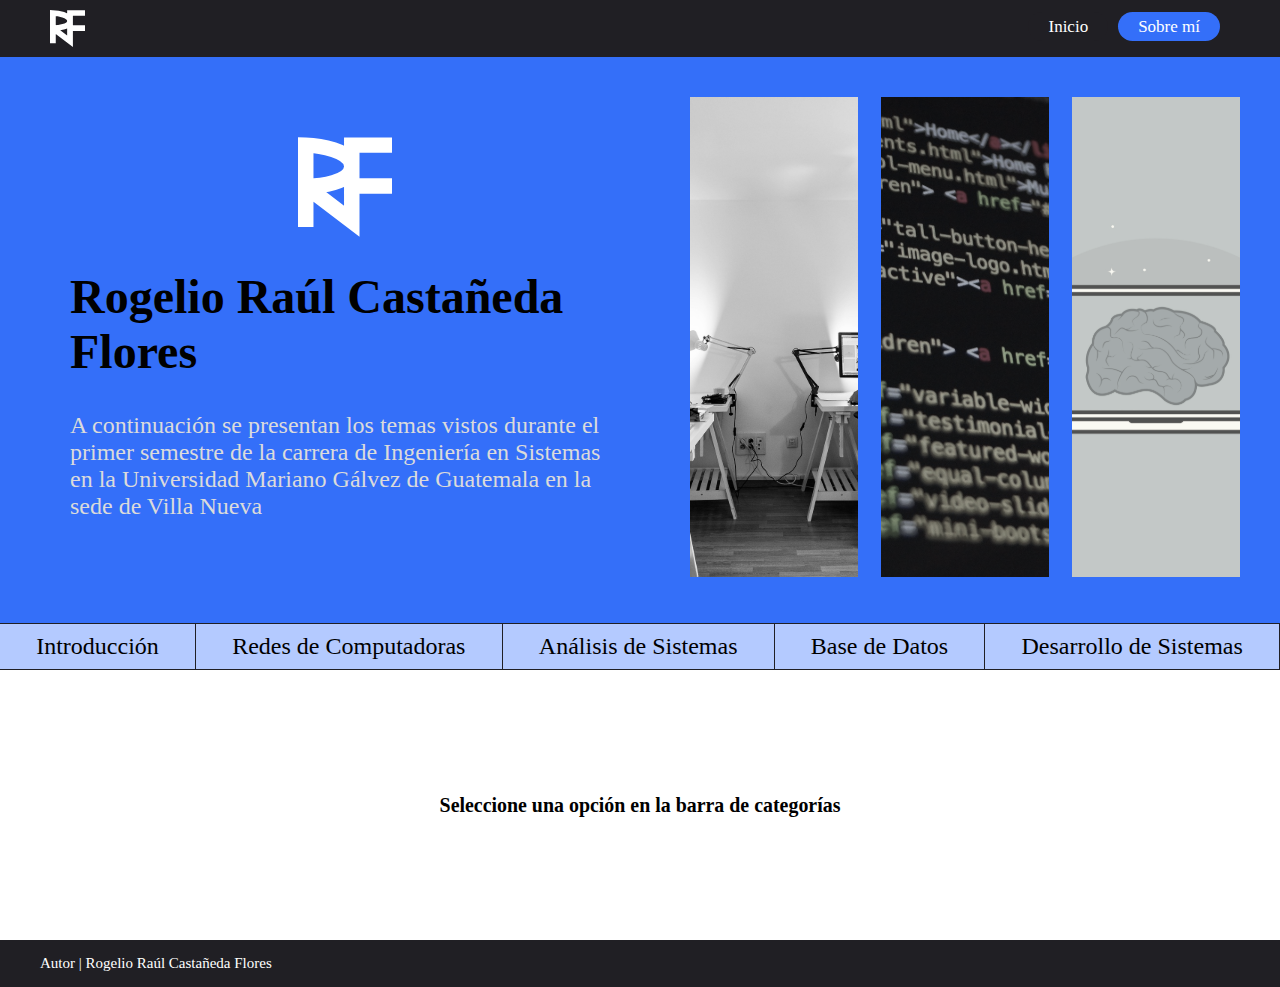
<file: index.html>
<!DOCTYPE html>
<html lang="en">

<head>
    <meta charset="UTF-8">
    <meta name="viewport" content="width=device-width, initial-scale=1.0">
    <link rel="stylesheet" href="./index.css">
    <link rel="icon" type="image/png" href="./img/nav-logo.svg">
    <style>
        .section {
            display: none;
        }
    </style>
    <script>

        function showSection(sectionId, buttonTest) {
            var sections = document.getElementsByClassName('section');
            for (var i = 0; i < sections.length; i++) {
                sections[i].style.display = 'none';
            }

            var section = document.getElementById(sectionId);
            section.style.display = 'block';

            var sectionButton = document.getElementsByClassName('section-button');
            for (var i = 0; i < sectionButton.length; i++) {
                sectionButton[i].style.backgroundColor = '#b4caff';
                sectionButton[i].style.color = 'black';
            }

            buttonTest.style.backgroundColor = '#201F24';
            buttonTest.style.color = 'white';
        }
    </script>
    <title>RF | Inicio</title>
</head>

<body>
    <nav id="nav-bar">
        <div id="navlogo-container">
            <img id="logo" src="./img/nav-logo.svg" alt="Logo">
        </div>
        <input type="checkbox" id="menu">
        <label for="menu"><img src="./img/menu.svg" alt="Menu"></label>
        <div id="nav-items">
            <ul>
                <li><a class="main-about" id="selected" href="#">Inicio</a></li>
                <li><a class="main-about" href="./aboutMe/aboutMe.html">Sobre mí</a></li>
            </ul>
        </div>
    </nav>
    <div id="main-div">
        <div id="main-text">
            <div id="main-logo-container">
                <img id="main-logo" src="./img/nav-logo.svg" alt="main-logo">
            </div>
            <div id="main-description">
                <h1>Rogelio Raúl Castañeda Flores</h1>
                <p>
                    A continuación se presentan los temas vistos durante el primer semestre de
                    la carrera de Ingeniería en Sistemas en la Universidad Mariano Gálvez de
                    Guatemala en la sede de Villa Nueva
                </p>
            </div>
        </div>
        <div id="main-images">
            <div class="images">
                <img src="./img/main1.svg" alt="main1">
            </div>
            <div class="images">
                <img src="./img/main2.svg" alt="main2">
            </div>
            <div class="images">
                <img src="./img/main3.svg" alt="main3">
            </div>
        </div>
    </div>
    <div class="sections-container">
        <div onclick="showSection('section1', this)" class="section-button">
            Introducción</div>
        <div onclick="showSection('section2', this)" class="section-button">
            Redes de Computadoras</div>
        <div onclick="showSection('section3', this)" class="section-button">
            Análisis de Sistemas</div>
        <div onclick="showSection('section4', this)" class="section-button">
            Base de Datos</div>
        <div onclick="showSection('section5', this)" class="section-button">
            Desarrollo de Sistemas</div>
    </div>
    <div id="section" class="section"
        style="display: flex; justify-content: center; align-items: center; height: 30vh; text-align: center;">
        <div>
            <h5>Seleccione una opción en la barra de categorías</h5>
        </div>
    </div>

    <div id="section1" class="section">
        <div>
            <div class="container-card">
                <div class="div-card">
                    <a class="card" href="./cursos/generacionesPc.html">
                        <img src="./img/generacionPc.jpg" alt="generacionPc" style="width: 100%;">
                        <div class="card_container">
                            <h4>Generaciones de PC</h4>
                        </div>
                    </a>
                </div>
                <div class="div-card">
                    <a class="card" href="./cursos/generacionesLenguajes.html">
                        <img src="./img/generacionLenguajes.svg" alt="generacionLenguajes" style="width: 100%;">
                        <div class="card_container">
                            <h4>Generaciones de lenguajes</h4>
                        </div>
                    </a>
                </div>
                <div class="div-card">
                    <a class="card" href="./cursos/hardware.html">
                        <img src="./img/hardware.svg" alt="hardware" style="width: 100%;">
                        <div class="card_container">
                            <h4>Hardware</h4>
                        </div>
                    </a>
                </div>
            </div>
        </div>
        <div class="container-card">
            <div class="div-card">
                <a class="card" href="./cursos/software.html">
                    <img src="./img/software.svg" alt="software" style="width: 100%;">
                    <div class="card_container">
                        <h4>Software</h4>
                    </div>
                </a>
            </div>
        </div>
    </div>

    <div id="section2" class="section">
        <div class="container-card">
            <div class="div-card">
                <a class="card" href="./cursos/redes.html">
                    <img src="./img/redes.svg" alt="redes" style="width: 100%;">
                    <div class="card_container">
                        <h4>Redes de computadoras</h4>
                    </div>
                </a>
            </div>
        </div>
    </div>

    <div id="section3" class="section">
        <div class="container-card">
            <div class="div-card">
                <a class="card" href="./cursos/matrizRequerimientos.html">
                    <img src="./img/matrizRequerimientos.svg" alt="matrizRequerimientos" style="width: 100%;">
                    <div class="card_container">
                        <h4>Matriz de requerimientos</h4>
                    </div>
                </a>
            </div>
            <div class="div-card">
                <a class="card" href="./cursos/casosUso.html">
                    <img src="./img/casosUso.svg" alt="casosUso" style="width: 100%;">
                    <div class="card_container">
                        <h4>Casos de uso</h4>
                    </div>
                </a>
            </div>
        </div>
    </div>

    <div id="section4" class="section">
        <div class="container-card">
            <div class="div-card">
                <a class="card" href="./cursos/entidadRelacion.html">
                    <img src="./img/entidadRelacion.svg" alt="entidadRelacion" style="width: 100%;">
                    <div class="card_container">
                        <h4>Entidad Relación</h4>
                    </div>
                </a>
            </div>
            <div class="div-card">
                <a class="card" href="./cursos/sentenciasSQL.html">
                    <img src="./img/database.svg" alt="database" style="width: 100%;">
                    <div class="card_container">
                        <h4>Sentencias SQL</h4>
                    </div>
                </a>
            </div>
        </div>
    </div>

    <div id="section5" class="section">
        <div class="container-card">
            <div class="div-card">
                <a class="card" href="./cursos/pseudocodigo.html">
                    <img src="./img/pseudocod.svg" alt="pseudocod" style="width: 100%;">
                    <div class="card_container">
                        <h4>Pseudocódigo</h4>
                    </div>
                </a>
            </div>
            <div class="div-card">
                <a class="card" href="./cursos/pseint.html">
                    <img src="./img/pseint.svg" alt="pseint" style="width: 100%;">
                    <div class="card_container">
                        <h4>PseInt</h4>
                    </div>
                </a>
            </div>
            <div class="div-card">
                <a class="card" href="./cursos/c++.html">
                    <img src="./img/c++.svg" alt="c++" style="width: 100%;">
                    <div class="card_container">
                        <h4>Introducción a C++</h4>
                    </div>
                </a>
            </div>
        </div>
    </div>
    <footer id="pie-pagina">
        <p id="derechos">Autor | Rogelio Raúl Castañeda Flores</p>
    </footer>
</body>

</html>
</file>
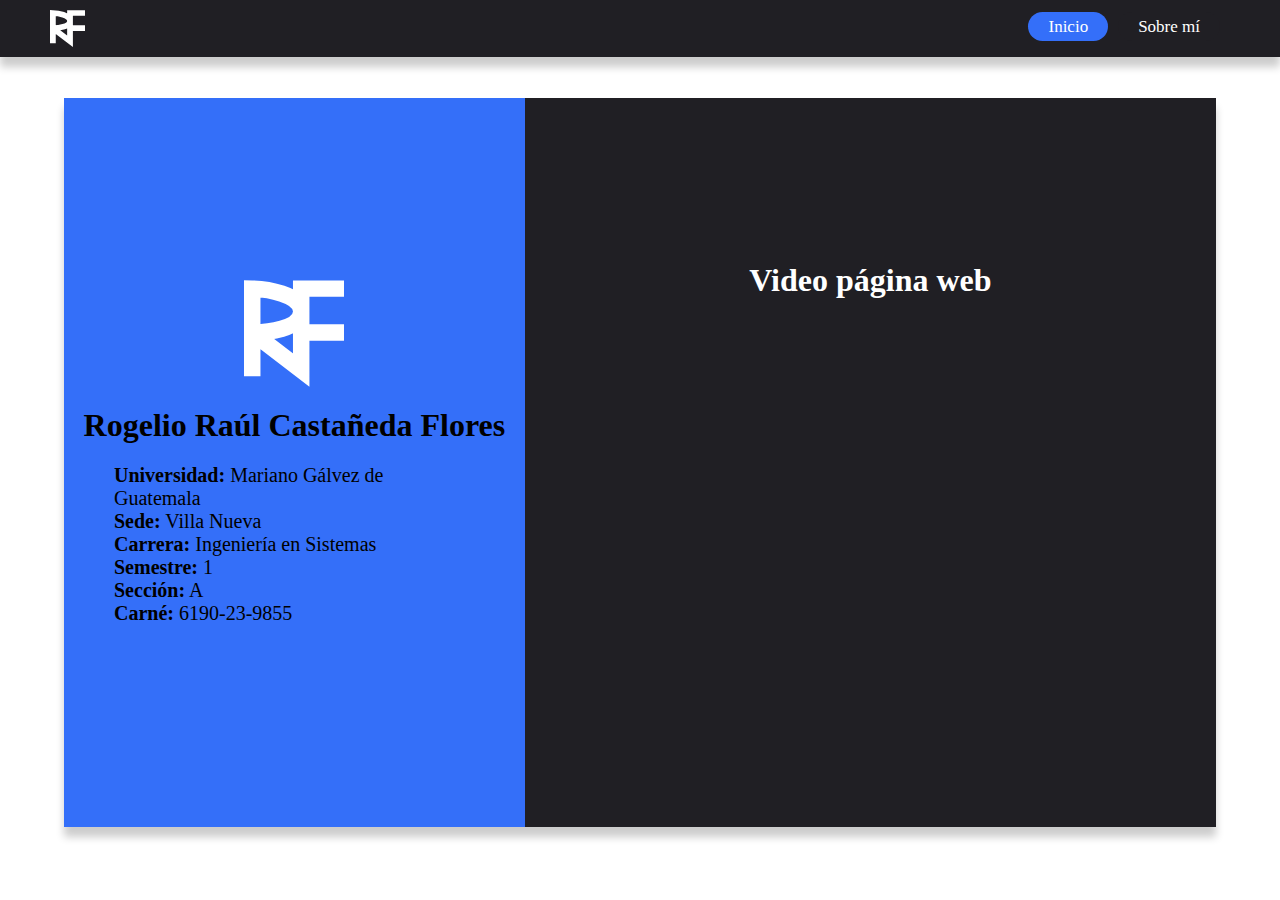
<file: aboutMe/aboutMe.html>
<!DOCTYPE html>
<html lang="en">

<head>
    <meta charset="UTF-8">
    <meta http-equiv="X-UA-Compatible" content="IE=edge">
    <meta name="viewport" content="width=device-width, initial-scale=1.0">
    <link rel="stylesheet" href="./aboutMe.css">
    <link rel="icon" type="image/png" href="../img/nav-logo.svg">
    <title>RF | Sobre Mí</title>
</head>

<body>
    <nav id="nav-bar">
        <div id="navlogo-container">
            <img id="logo" src="../img/nav-logo.svg" alt="Logo">
        </div>
        <input type="checkbox" id="menu">
        <label for="menu"><img src="../img/menu.svg" alt="Menu"></label>
        <div id="nav-items">
            <ul>
                <li><a class="main-about" href="../index.html">Inicio</a></li>
                <li><a class="main-about" id="selected" href="#">Sobre mí</a></li>
            </ul>
        </div>
    </nav>
    <div id="aboutContainer">
        <div id="container">
            <div id="info-section">
                <img id="logo-S" src="../img/nav-logo.svg" alt="Logo">
                <h1 id="bienvenida">Rogelio Raúl Castañeda Flores</h1>
                <p id="description">
                    <strong>Universidad:</strong> Mariano Gálvez de Guatemala <br>
                    <strong>Sede:</strong> Villa Nueva <br>
                    <strong>Carrera:</strong> Ingeniería en Sistemas <br>
                    <strong>Semestre:</strong> 1 <br>
                    <strong>Sección:</strong> A <br>
                    <strong>Carné:</strong> 6190-23-9855 <br>
                </p>
            </div>
            <div id="login-section">
                <h1>Video página web</h1>
                <div class="video-responsive">
                    <iframe src="https://www.youtube.com/embed/Z0sd-g8JUC8" frameborder="0" allowfullscreen></iframe>
                </div>
            </div>
        </div>
    </div>
</body>

</html>
</file>
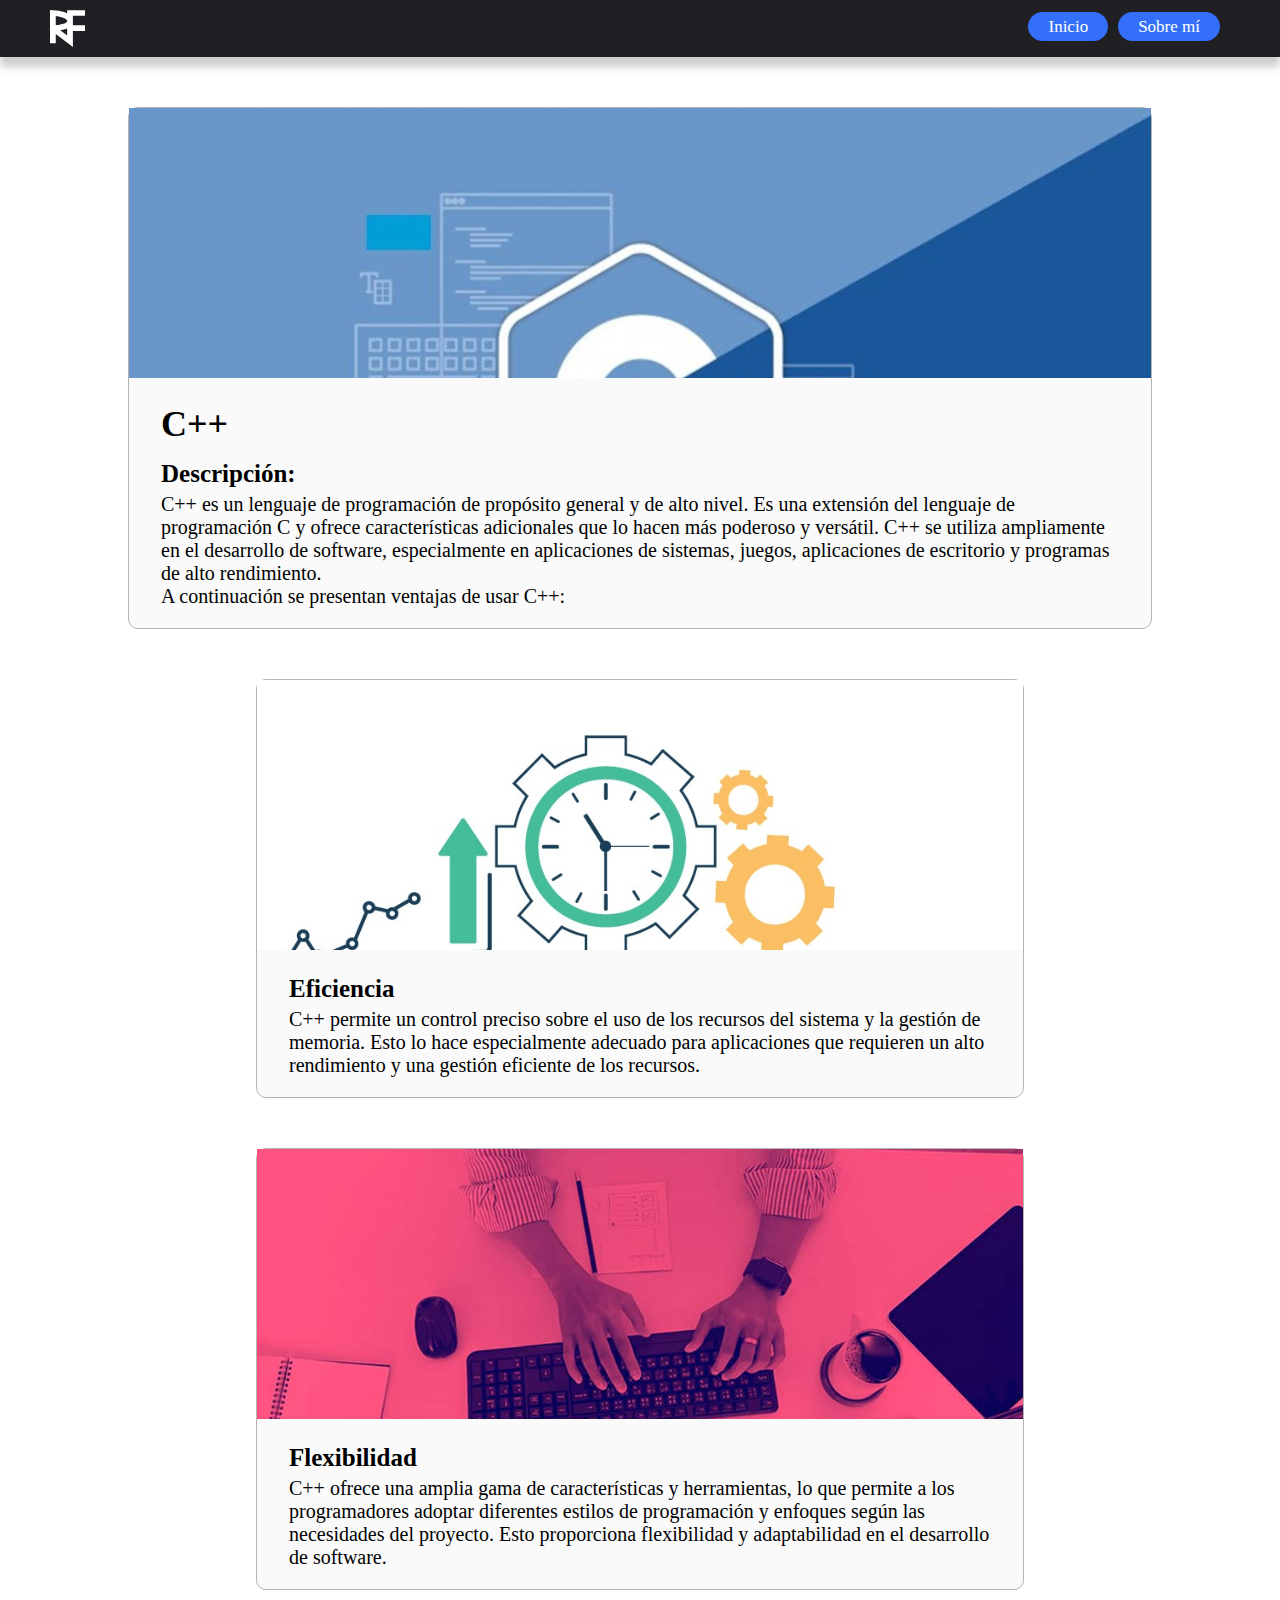
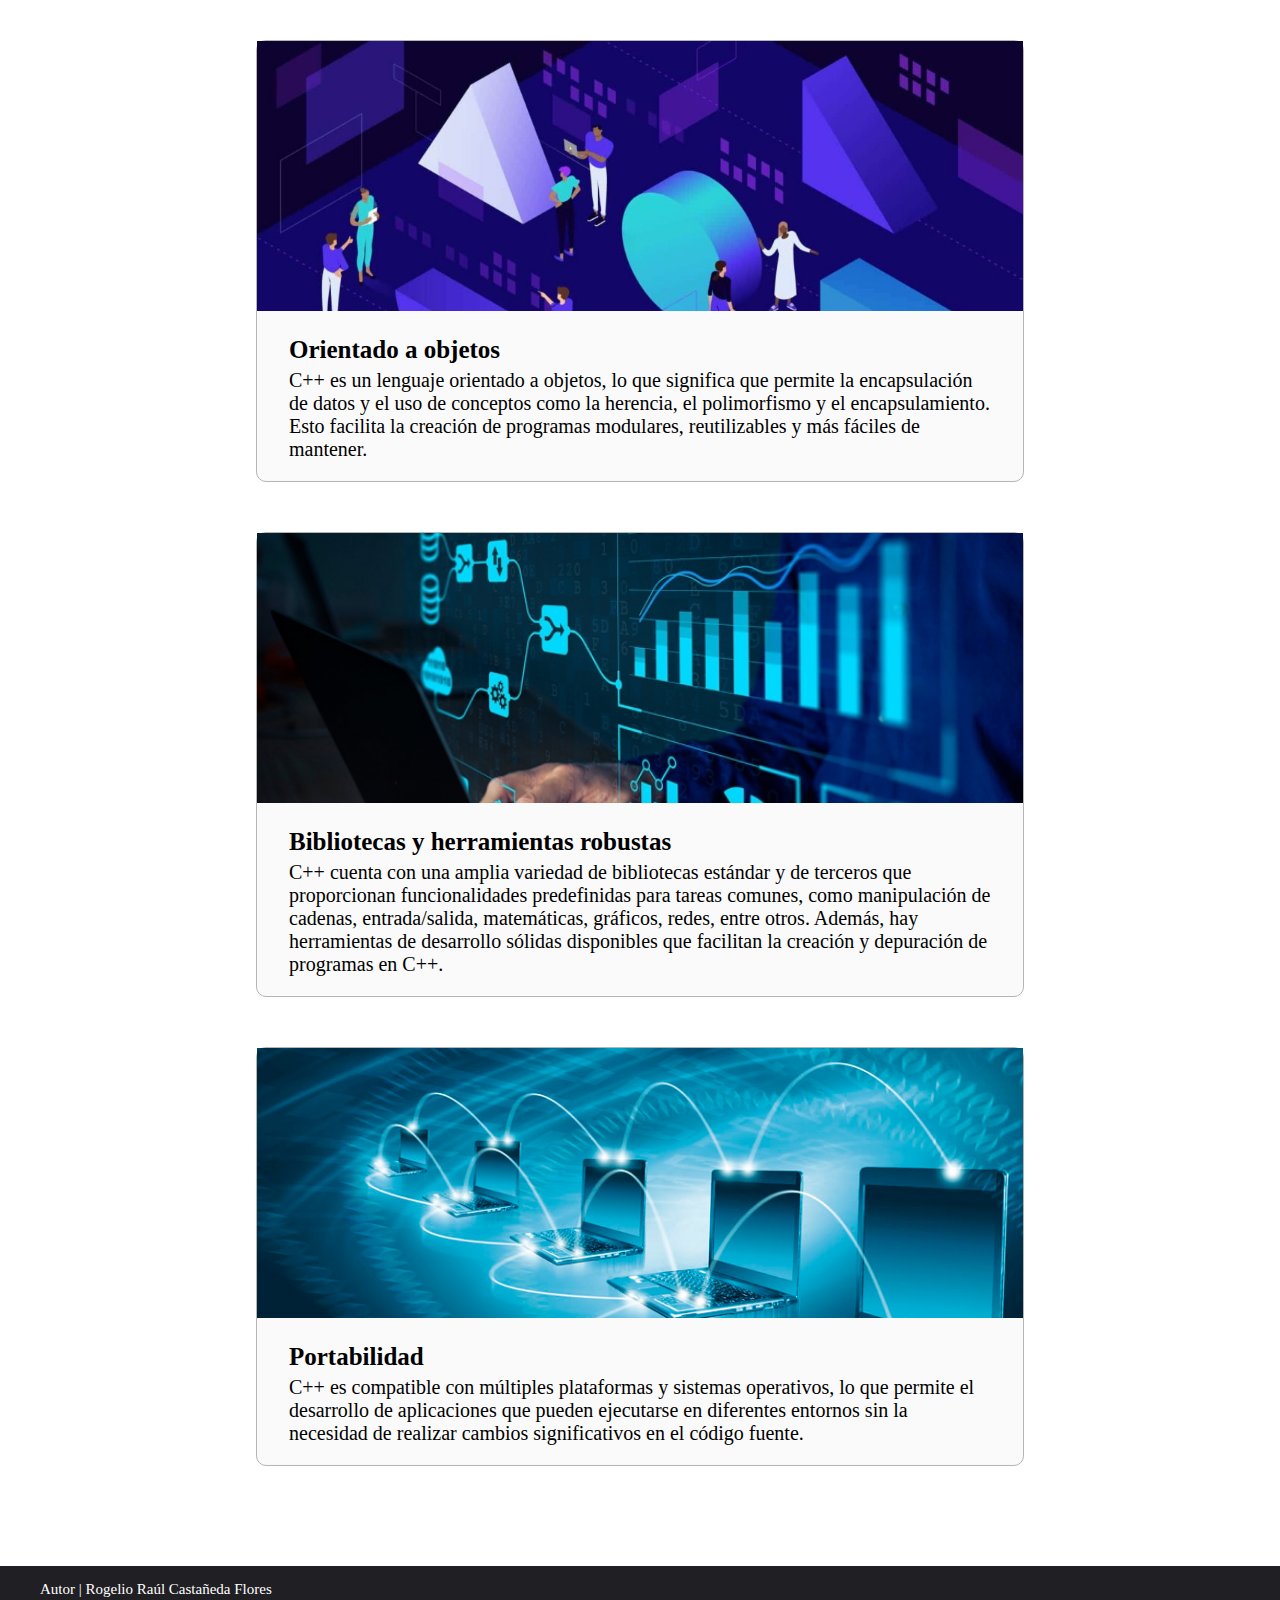
<file: cursos/c++.html>
<!DOCTYPE html>
<html lang="en">

<head>
    <meta charset="UTF-8">
    <meta name="viewport" content="width=device-width, initial-scale=1.0">
    <link rel="stylesheet" href="./temas.css">
    <link rel="icon" type="image/png" href="../img/nav-logo.svg">
    <title>RF | C++</title>
</head>

<body>
    <nav id="nav-bar">
        <div id="navlogo-container">
            <img id="logo" src="../img/nav-logo.svg" alt="Logo">
        </div>
        <input type="checkbox" id="menu">
        <label for="menu"><img src="../img/menu.svg" alt="Menu"></label>
        <div id="nav-items">
            <ul>
                <li><a class="main-about" href="../index.html">Inicio</a></li>
                <li><a class="main-about" href="../aboutMe/aboutMe.html">Sobre mí</a></li>
            </ul>
        </div>
    </nav>

    <div id="texto_card">
        <div id="info-itemDesc">
            <div class="info-image" style="background-image: url(../img/c++.svg);">

            </div>
            <div class="info-text">
                <h2>C++</h2>
                <h3>Descripción:</h3>
                <p>
                    C++ es un lenguaje de programación de propósito general y de alto nivel. Es una extensión del
                    lenguaje de programación C y ofrece características adicionales que lo hacen más poderoso y
                    versátil. C++ se utiliza ampliamente en el desarrollo de software, especialmente en aplicaciones de
                    sistemas, juegos, aplicaciones de escritorio y programas de alto rendimiento. <br>
                    A continuación se presentan ventajas de usar C++:
                </p>
            </div>
        </div>
    </div>

    <div id="info-container">
        <div class="info-item">
            <div class="info-image" style="background-image: url(../img/c++/1.jpg);">

            </div>
            <div class="info-text">
                <h3>Eficiencia</h3>
                <p>
                    C++ permite un control preciso sobre el uso de los recursos del sistema y la gestión de memoria.
                    Esto lo hace especialmente adecuado para aplicaciones que requieren un alto rendimiento y una
                    gestión eficiente de los recursos.
                </p>
            </div>
        </div>
        <div class="info-item">
            <div class="info-image" style="background-image: url(../img/c++/2.jpg);">

            </div>
            <div class="info-text">
                <h3>Flexibilidad</h3>
                <p>
                    C++ ofrece una amplia gama de características y herramientas, lo que permite a los programadores
                    adoptar diferentes estilos de programación y enfoques según las necesidades del proyecto. Esto
                    proporciona flexibilidad y adaptabilidad en el desarrollo de software.
                </p>
            </div>
        </div>
        <div class="info-item">
            <div class="info-image" style="background-image: url(../img/c++/3.jpg);">

            </div>
            <div class="info-text">
                <h3>Orientado a objetos</h3>
                <p>
                    C++ es un lenguaje orientado a objetos, lo que significa que permite la encapsulación de datos y el
                    uso de conceptos como la herencia, el polimorfismo y el encapsulamiento. Esto facilita la creación
                    de programas modulares, reutilizables y más fáciles de mantener.
                </p>
            </div>
        </div>
        <div class="info-item">
            <div class="info-image" style="background-image: url(../img/c++/4.jpg);">

            </div>
            <div class="info-text">
                <h3>Bibliotecas y herramientas robustas</h3>
                <p>
                    C++ cuenta con una amplia variedad de bibliotecas estándar y de terceros que proporcionan
                    funcionalidades predefinidas para tareas comunes, como manipulación de cadenas, entrada/salida,
                    matemáticas, gráficos, redes, entre otros. Además, hay herramientas de desarrollo sólidas
                    disponibles que facilitan la creación y depuración de programas en C++.
                </p>
            </div>
        </div>
        <div class="info-item">
            <div class="info-image" style="background-image: url(../img/c++/5.jpg);">

            </div>
            <div class="info-text">
                <h3>Portabilidad</h3>
                <p>
                    C++ es compatible con múltiples plataformas y sistemas operativos, lo que permite el desarrollo de
                    aplicaciones que pueden ejecutarse en diferentes entornos sin la necesidad de realizar cambios
                    significativos en el código fuente.
                </p>
            </div>
        </div>
    </div>
    <footer id="pie-pagina">
        <p id="derechos">Autor | Rogelio Raúl Castañeda Flores</p>
    </footer>
</body>

</html>
</file>
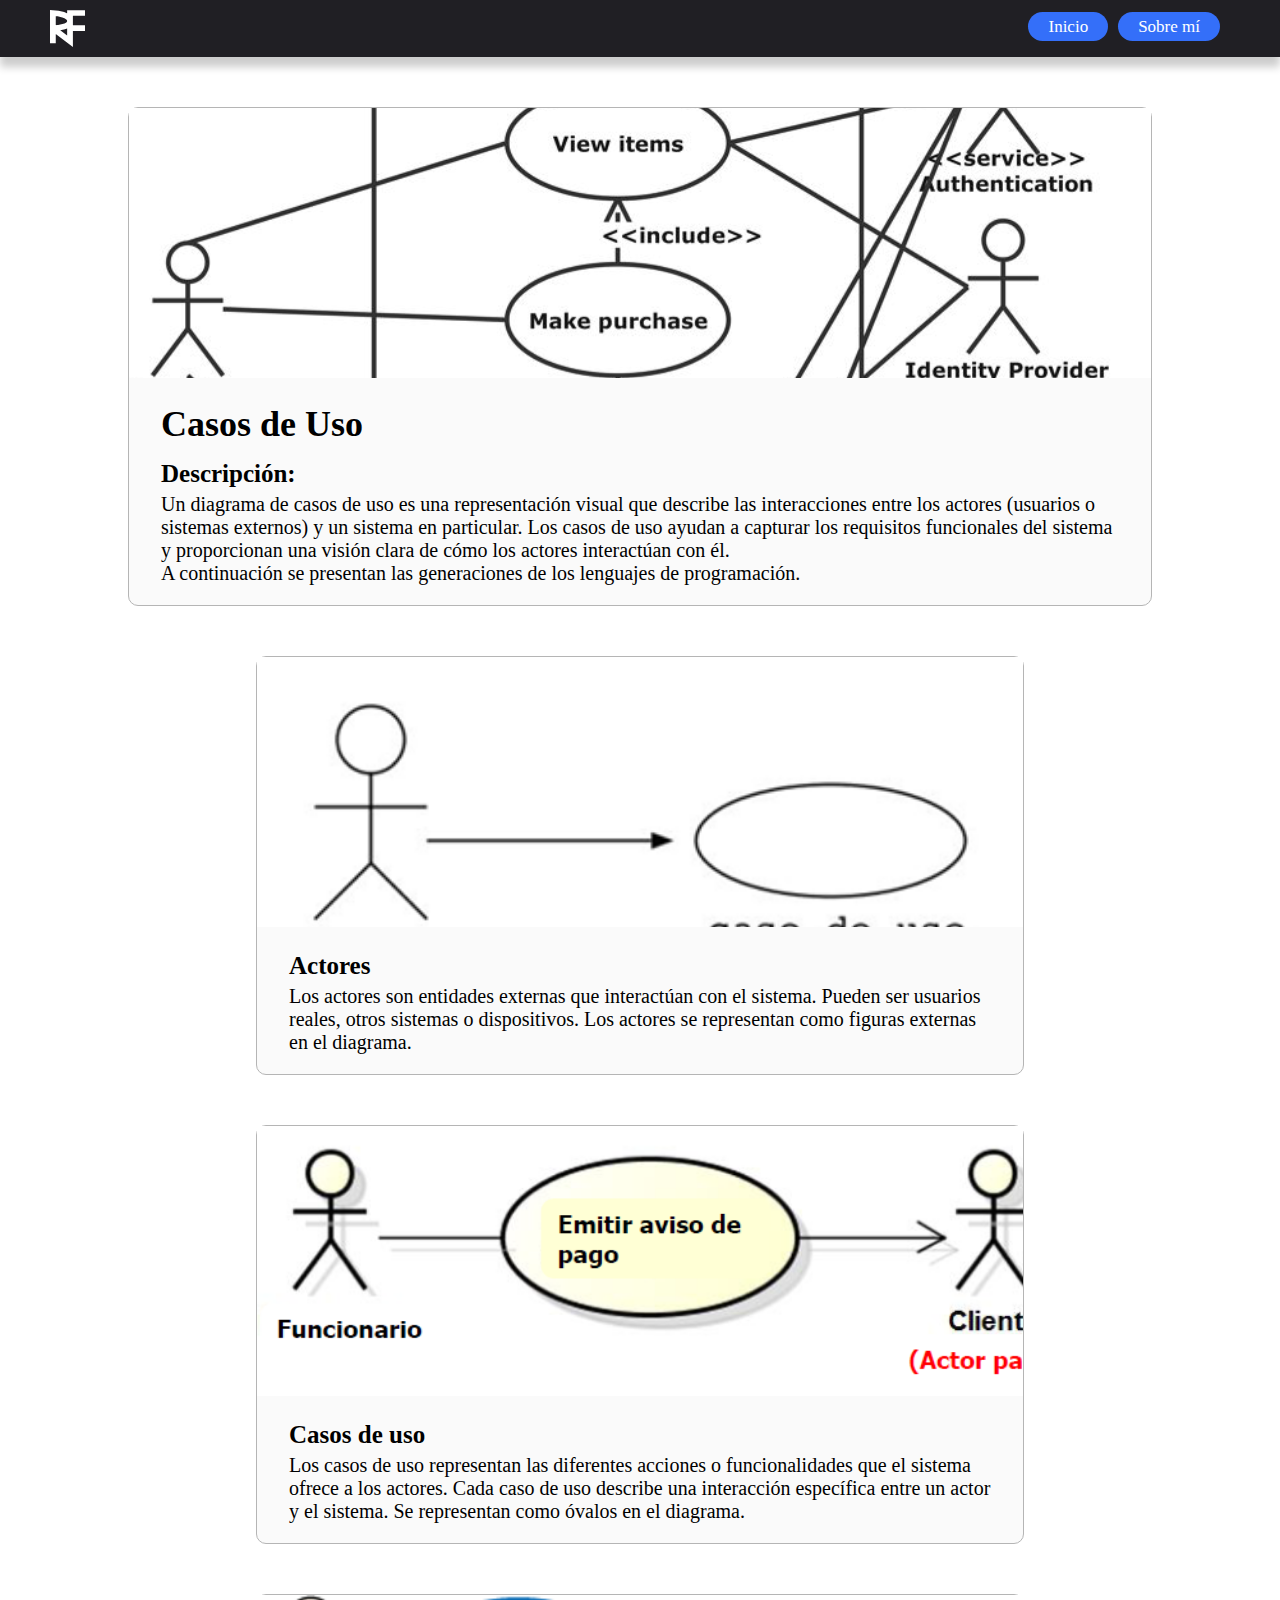
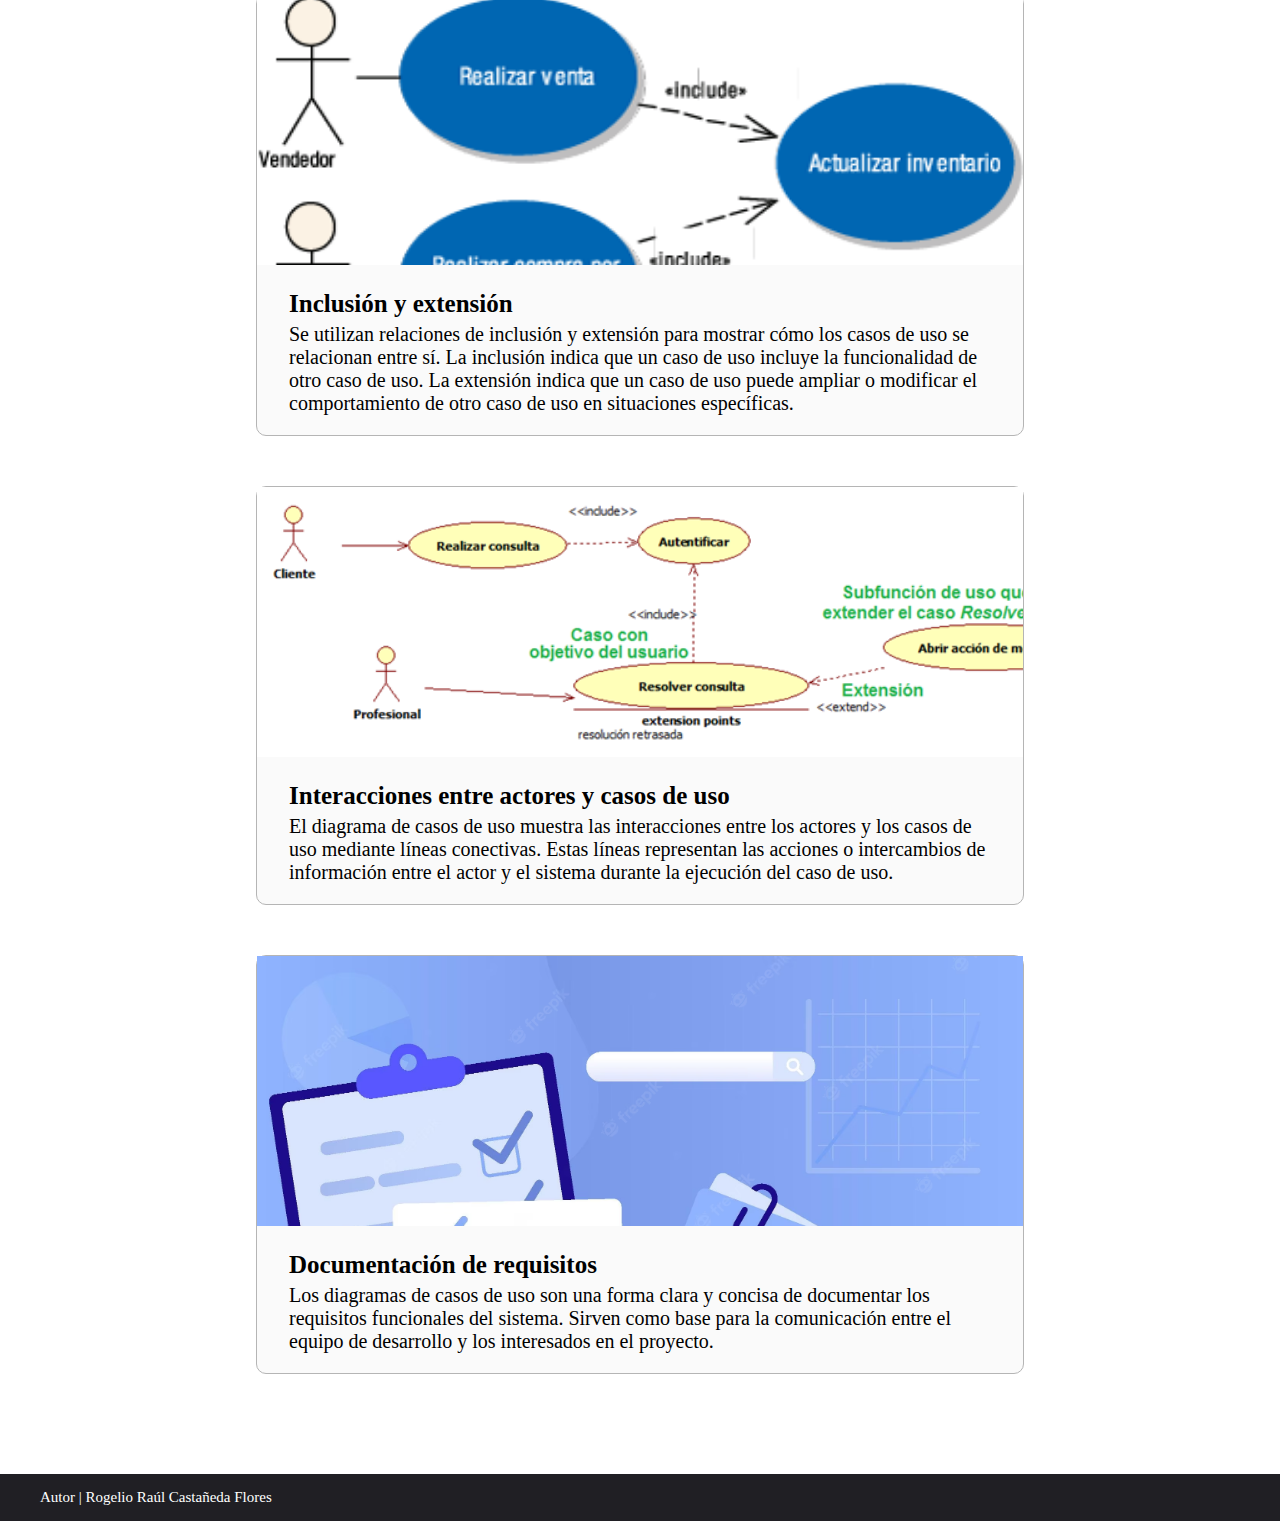
<file: cursos/casosUso.html>
<!DOCTYPE html>
<html lang="en">

<head>
    <meta charset="UTF-8">
    <meta name="viewport" content="width=device-width, initial-scale=1.0">
    <link rel="stylesheet" href="./temas.css">
    <link rel="icon" type="image/png" href="../img/nav-logo.svg">
    <title>RF | Casos de Uso</title>
</head>

<body>
    <nav id="nav-bar">
        <div id="navlogo-container">
            <img id="logo" src="../img/nav-logo.svg" alt="Logo">
        </div>
        <input type="checkbox" id="menu">
        <label for="menu"><img src="../img/menu.svg" alt="Menu"></label>
        <div id="nav-items">
            <ul>
                <li><a class="main-about" href="../index.html">Inicio</a></li>
                <li><a class="main-about" href="../aboutMe/aboutMe.html">Sobre mí</a></li>
            </ul>
        </div>
    </nav>

    <div id="texto_card">
        <div id="info-itemDesc">
            <div class="info-image" style="background-image: url(../img/casosUso.svg);">

            </div>
            <div class="info-text">
                <h2>Casos de Uso</h2>
                <h3>Descripción:</h3>
                <p>
                    Un diagrama de casos de uso es una representación visual que describe las interacciones entre los
                    actores (usuarios o sistemas externos) y un sistema en particular. Los casos de uso ayudan a
                    capturar los requisitos funcionales del sistema y proporcionan una visión clara de cómo los actores
                    interactúan con él. <br>
                    A continuación se presentan las generaciones de los lenguajes de programación.
                </p>
            </div>
        </div>
    </div>

    <div id="info-container">
        <div class="info-item">
            <div class="info-image" style="background-image: url(../img/casoUso/1.jpg);">

            </div>
            <div class="info-text">
                <h3>Actores</h3>
                <p>
                    Los actores son entidades externas que interactúan con el sistema. Pueden ser usuarios reales, otros
                    sistemas o dispositivos. Los actores se representan como figuras externas en el diagrama.
                </p>
            </div>
        </div>
        <div class="info-item">
            <div class="info-image" style="background-image: url(../img/casoUso/2.jpg);">

            </div>
            <div class="info-text">
                <h3>Casos de uso</h3>
                <p>
                    Los casos de uso representan las diferentes acciones o funcionalidades que el sistema ofrece a los
                    actores. Cada caso de uso describe una interacción específica entre un actor y el sistema. Se
                    representan como óvalos en el diagrama.
                </p>
            </div>
        </div>
        <div class="info-item">
            <div class="info-image" style="background-image: url(../img/casoUso/3.jpg);">

            </div>
            <div class="info-text">
                <h3>Inclusión y extensión</h3>
                <p>
                    Se utilizan relaciones de inclusión y extensión para mostrar cómo los casos de uso se relacionan
                    entre sí. La inclusión indica que un caso de uso incluye la funcionalidad de otro caso de uso. La
                    extensión indica que un caso de uso puede ampliar o modificar el comportamiento de otro caso de uso
                    en situaciones específicas.
                </p>
            </div>
        </div>
        <div class="info-item">
            <div class="info-image" style="background-image: url(../img/casoUso/4.png);">

            </div>
            <div class="info-text">
                <h3>Interacciones entre actores y casos de uso</h3>
                <p>
                    El diagrama de casos de uso muestra las interacciones entre los actores y los casos de uso mediante
                    líneas conectivas. Estas líneas representan las acciones o intercambios de información entre el
                    actor y el sistema durante la ejecución del caso de uso.
                </p>
            </div>
        </div>
        <div class="info-item">
            <div class="info-image" style="background-image: url(../img/casoUso/5.jpg);">

            </div>
            <div class="info-text">
                <h3>Documentación de requisitos</h3>
                <p>
                    Los diagramas de casos de uso son una forma clara y concisa de documentar los requisitos funcionales
                    del sistema. Sirven como base para la comunicación entre el equipo de desarrollo y los interesados
                    en el proyecto.
                </p>
            </div>
        </div>
    </div>
    <footer id="pie-pagina">
        <p id="derechos">Autor | Rogelio Raúl Castañeda Flores</p>
    </footer>
</body>

</html>
</file>
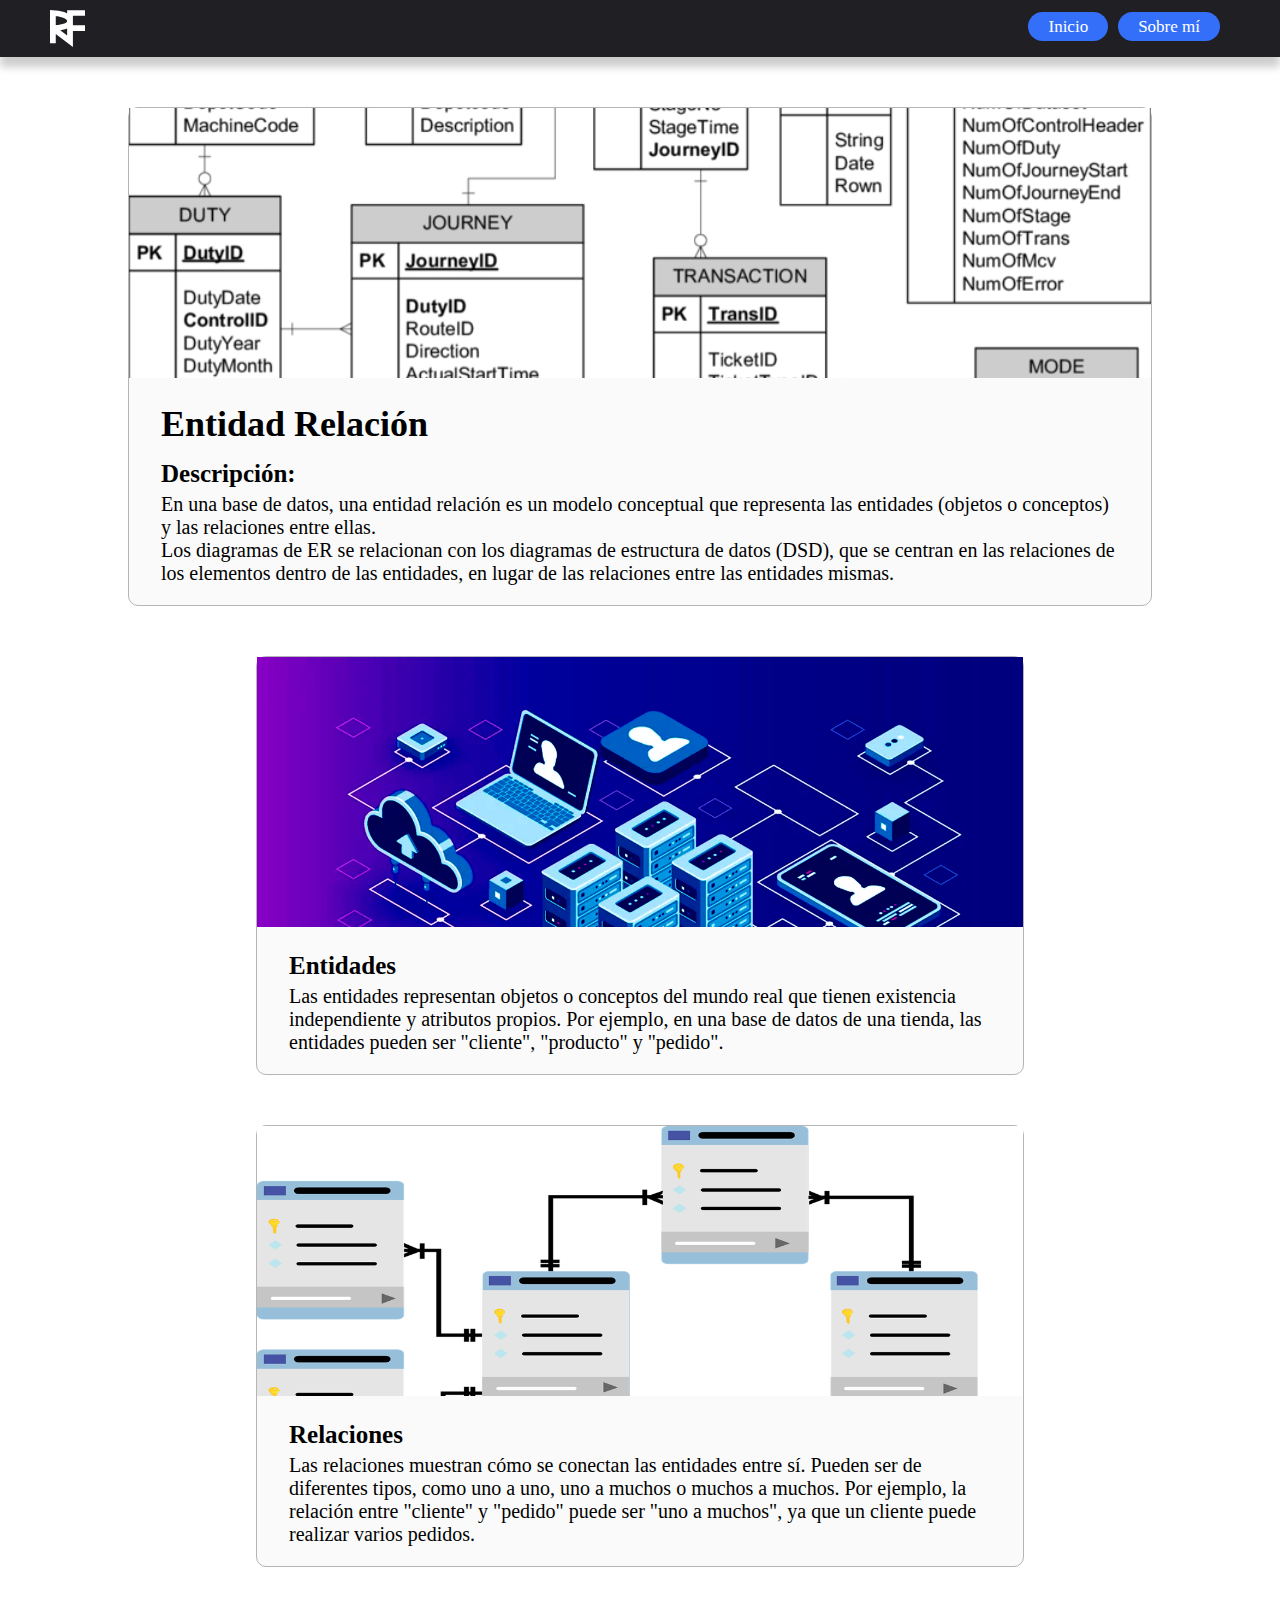
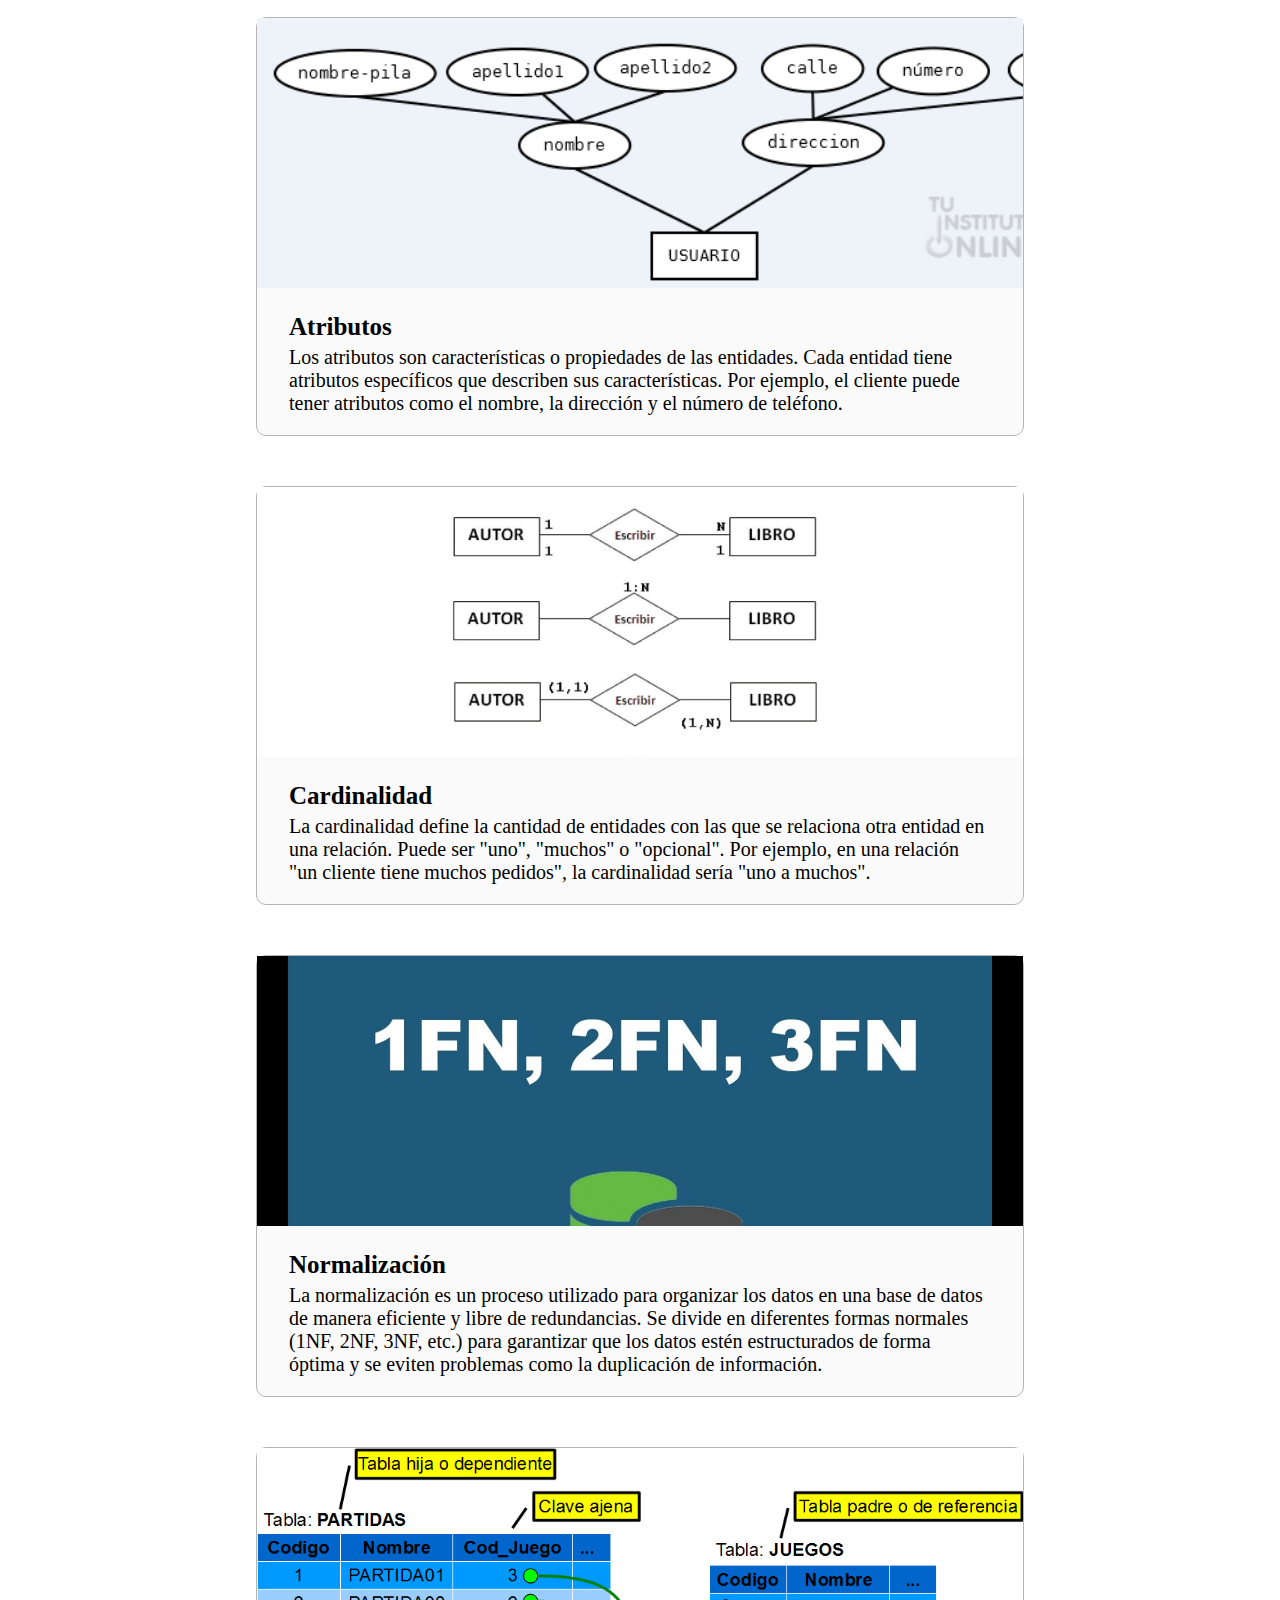
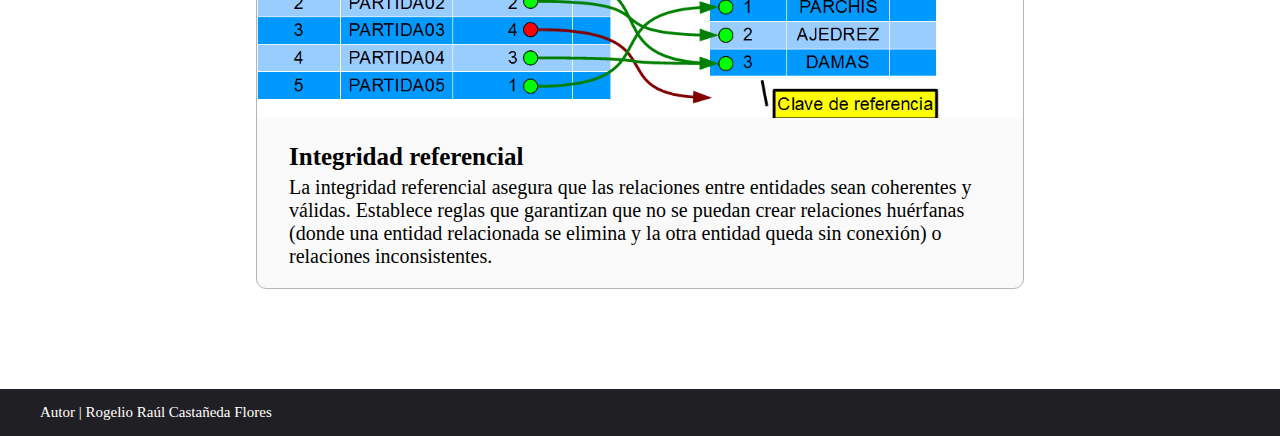
<file: cursos/entidadRelacion.html>
<!DOCTYPE html>
<html lang="en">

<head>
    <meta charset="UTF-8">
    <meta name="viewport" content="width=device-width, initial-scale=1.0">
    <link rel="stylesheet" href="./temas.css">
    <link rel="icon" type="image/png" href="../img/nav-logo.svg">
    <title>RF | Entidad Relación</title>
</head>

<body>
    <nav id="nav-bar">
        <div id="navlogo-container">
            <img id="logo" src="../img/nav-logo.svg" alt="Logo">
        </div>
        <input type="checkbox" id="menu">
        <label for="menu"><img src="../img/menu.svg" alt="Menu"></label>
        <div id="nav-items">
            <ul>
                <li><a class="main-about" href="../index.html">Inicio</a></li>
                <li><a class="main-about" href="../aboutMe/aboutMe.html">Sobre mí</a></li>
            </ul>
        </div>
    </nav>

    <div id="texto_card">
        <div id="info-itemDesc">
            <div class="info-image" style="background-image: url(../img/entidadRelacion.svg);">

            </div>
            <div class="info-text">
                <h2>Entidad Relación</h2>
                <h3>Descripción:</h3>
                <p>
                    En una base de datos, una entidad relación es un modelo conceptual que representa las entidades
                    (objetos o conceptos) y las relaciones entre ellas. <br>
                    Los diagramas de ER se relacionan con los diagramas de estructura de datos (DSD), que se centran en
                    las relaciones de los elementos dentro de las entidades, en lugar de las relaciones entre las
                    entidades mismas.
                </p>
            </div>
        </div>
    </div>

    <div id="info-container">
        <div class="info-item">
            <div class="info-image" style="background-image: url(../img/entidadRelacion/1.png);">

            </div>
            <div class="info-text">
                <h3>Entidades</h3>
                <p>
                    Las entidades representan objetos o conceptos del mundo real que tienen existencia independiente y
                    atributos propios. Por ejemplo, en una base de datos de una tienda, las entidades pueden ser
                    "cliente", "producto" y "pedido".
                </p>
            </div>
        </div>
        <div class="info-item">
            <div class="info-image" style="background-image: url(../img/entidadRelacion/2.png);">

            </div>
            <div class="info-text">
                <h3>Relaciones</h3>
                <p>
                    Las relaciones muestran cómo se conectan las entidades entre sí. Pueden ser de diferentes tipos,
                    como uno a uno, uno a muchos o muchos a muchos. Por ejemplo, la relación entre "cliente" y "pedido"
                    puede ser "uno a muchos", ya que un cliente puede realizar varios pedidos.
                </p>
            </div>
        </div>
        <div class="info-item">
            <div class="info-image" style="background-image: url(../img/entidadRelacion/3.png);">

            </div>
            <div class="info-text">
                <h3>Atributos</h3>
                <p>
                    Los atributos son características o propiedades de las entidades. Cada entidad tiene atributos
                    específicos que describen sus características. Por ejemplo, el cliente puede tener atributos como el
                    nombre, la dirección y el número de teléfono.
                </p>
            </div>
        </div>
        <div class="info-item">
            <div class="info-image" style="background-image: url(../img/entidadRelacion/4.png);">

            </div>
            <div class="info-text">
                <h3>Cardinalidad</h3>
                <p>
                    La cardinalidad define la cantidad de entidades con las que se relaciona otra entidad en una
                    relación. Puede ser "uno", "muchos" o "opcional". Por ejemplo, en una relación "un cliente tiene
                    muchos pedidos", la cardinalidad sería "uno a muchos".
                </p>
            </div>
        </div>
        <div class="info-item">
            <div class="info-image" style="background-image: url(../img/entidadRelacion/5.jpg);">

            </div>
            <div class="info-text">
                <h3>Normalización</h3>
                <p>
                    La normalización es un proceso utilizado para organizar los datos en una base de datos de manera
                    eficiente y libre de redundancias. Se divide en diferentes formas normales (1NF, 2NF, 3NF, etc.)
                    para garantizar que los datos estén estructurados de forma óptima y se eviten problemas como la
                    duplicación de información.
                </p>
            </div>
        </div>
        <div class="info-item">
            <div class="info-image" style="background-image: url(../img/entidadRelacion/6.png);">

            </div>
            <div class="info-text">
                <h3>Integridad referencial</h3>
                <p>
                    La integridad referencial asegura que las relaciones entre entidades sean coherentes y válidas.
                    Establece reglas que garantizan que no se puedan crear relaciones huérfanas (donde una entidad
                    relacionada se elimina y la otra entidad queda sin conexión) o relaciones inconsistentes.
                </p>
            </div>
        </div>
    </div>
    <footer id="pie-pagina">
        <p id="derechos">Autor | Rogelio Raúl Castañeda Flores</p>
    </footer>
</body>

</html>
</file>
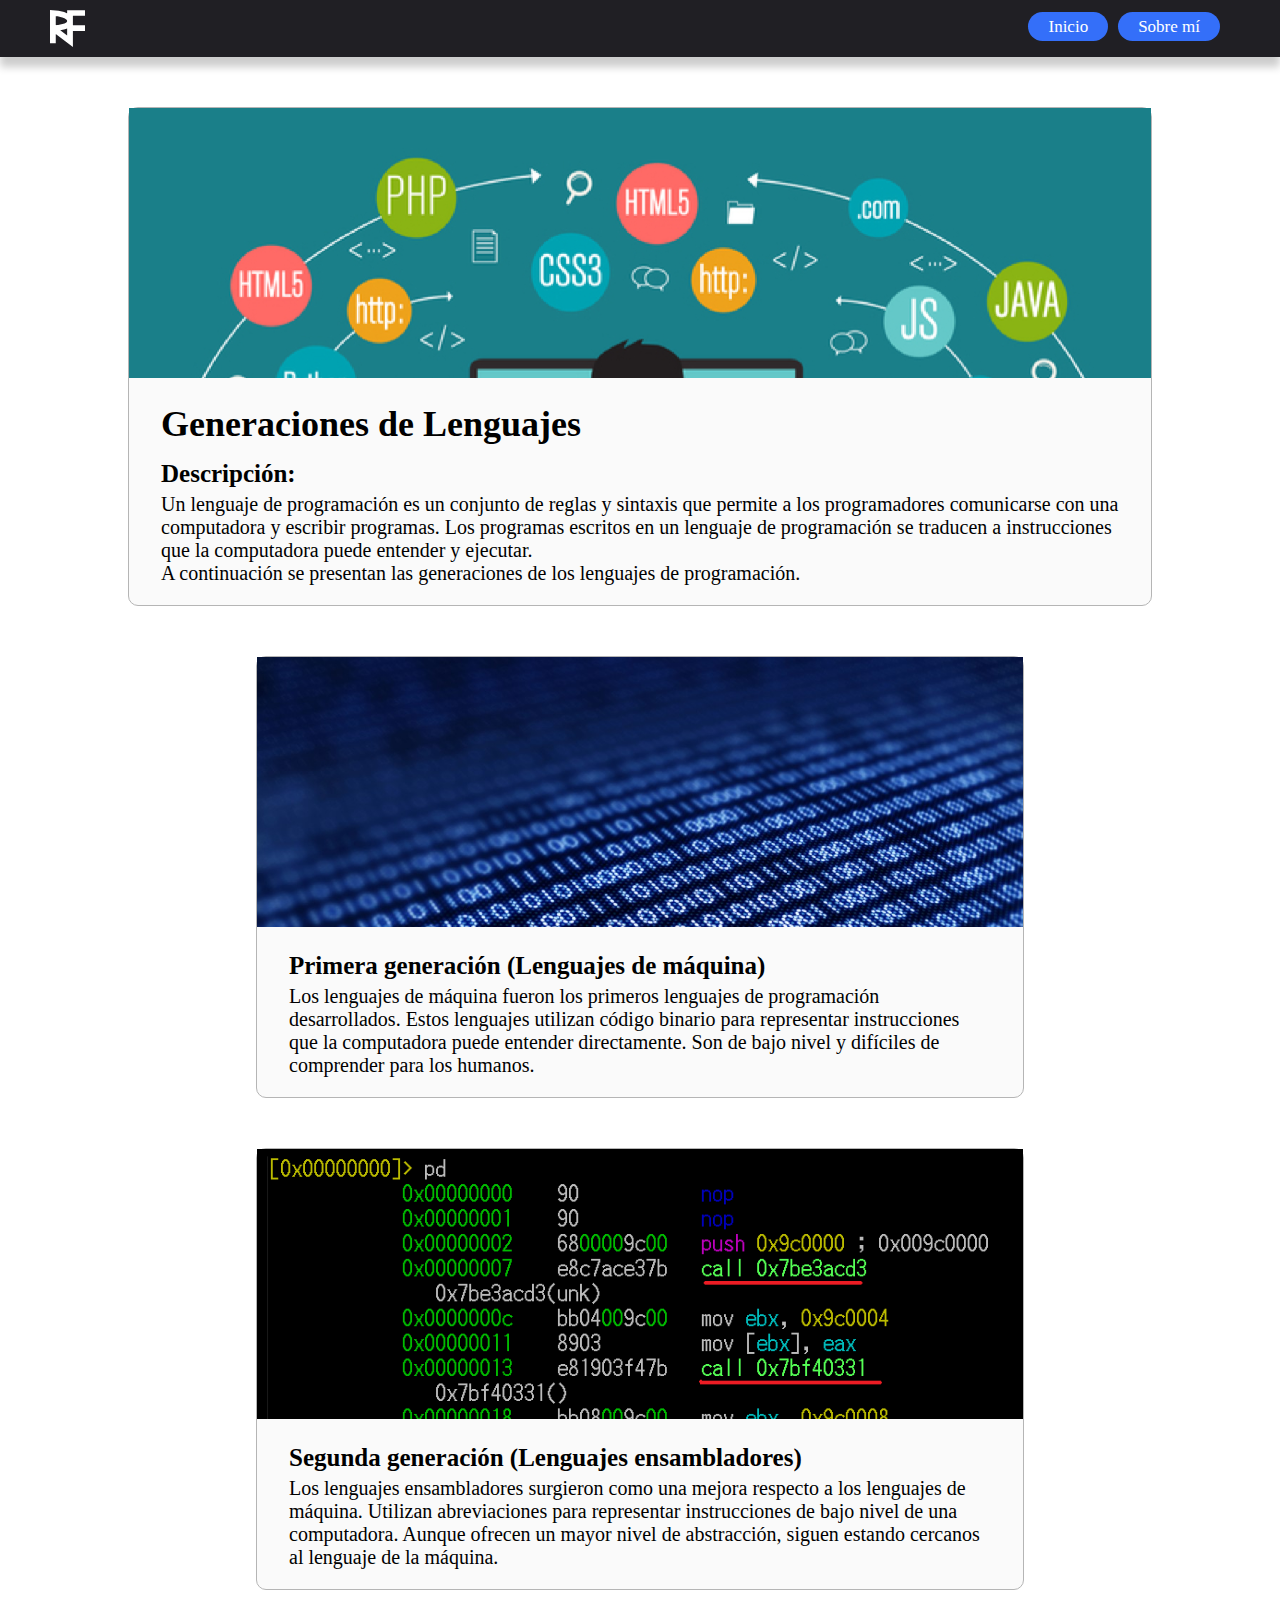
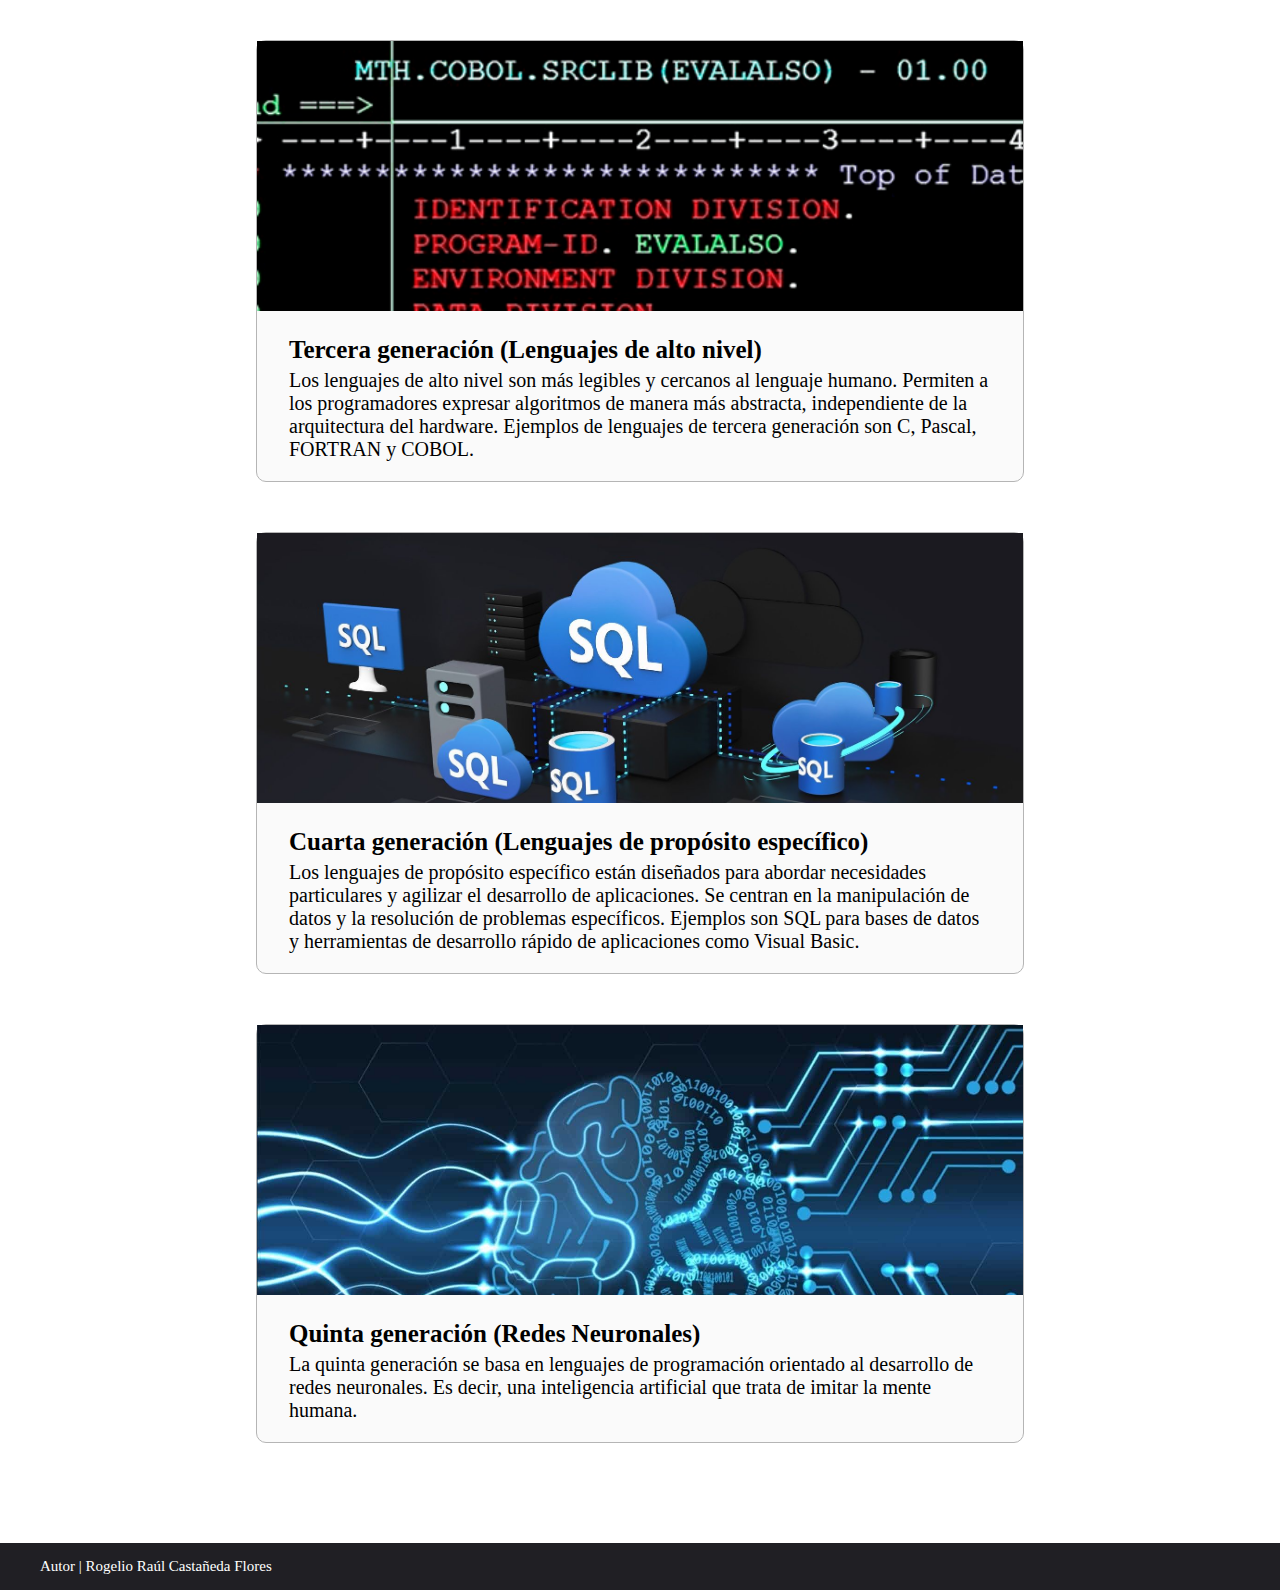
<file: cursos/generacionesLenguajes.html>
<!DOCTYPE html>
<html lang="en">

<head>
    <meta charset="UTF-8">
    <meta name="viewport" content="width=device-width, initial-scale=1.0">
    <link rel="stylesheet" href="./temas.css">
    <link rel="icon" type="image/png" href="../img/nav-logo.svg">
    <title>RF | Generaciones de Lenguajes</title>
</head>

<body>
    <nav id="nav-bar">
        <div id="navlogo-container">
            <img id="logo" src="../img/nav-logo.svg" alt="Logo">
        </div>
        <input type="checkbox" id="menu">
        <label for="menu"><img src="../img/menu.svg" alt="Menu"></label>
        <div id="nav-items">
            <ul>
                <li><a class="main-about" href="../index.html">Inicio</a></li>
                <li><a class="main-about" href="../aboutMe/aboutMe.html">Sobre mí</a></li>
            </ul>
        </div>
    </nav>

    <div id="texto_card">
        <div id="info-itemDesc">
            <div class="info-image" style="background-image: url(../img/generacionLenguajes.svg);">

            </div>
            <div class="info-text">
                <h2>Generaciones de Lenguajes</h2>
                <h3>Descripción:</h3>
                <p>
                    Un lenguaje de programación es un conjunto de reglas y sintaxis que permite a los programadores
                    comunicarse con una computadora y escribir programas. Los programas escritos en un lenguaje de
                    programación se traducen a instrucciones que la computadora puede entender y ejecutar. <br>
                    A continuación se presentan las generaciones de los lenguajes de programación.
                </p>
            </div>
        </div>
    </div>

    <div id="info-container">
        <div class="info-item">
            <div class="info-image" style="background-image: url(../img/generacionesLenguajes/generacion1.jpg);">

            </div>
            <div class="info-text">
                <h3>Primera generación (Lenguajes de máquina)</h3>
                <p>
                    Los lenguajes de máquina fueron los primeros lenguajes de programación desarrollados. Estos
                    lenguajes utilizan código binario para representar instrucciones que la computadora puede entender
                    directamente. Son de bajo nivel y difíciles de comprender para los humanos.
                </p>
            </div>
        </div>
        <div class="info-item">
            <div class="info-image" style="background-image: url(../img/generacionesLenguajes/generacion2.jpg);">

            </div>
            <div class="info-text">
                <h3>Segunda generación (Lenguajes ensambladores)</h3>
                <p>
                    Los lenguajes ensambladores surgieron como una mejora respecto a los lenguajes de máquina. Utilizan
                    abreviaciones para representar instrucciones de bajo nivel de una computadora. Aunque
                    ofrecen un mayor nivel de abstracción, siguen estando cercanos al lenguaje de la máquina.
                </p>
            </div>
        </div>
        <div class="info-item">
            <div class="info-image" style="background-image: url(../img/generacionesLenguajes/generacion3.jpg);">

            </div>
            <div class="info-text">
                <h3>Tercera generación (Lenguajes de alto nivel)</h3>
                <p>
                    Los lenguajes de alto nivel son más legibles y cercanos al lenguaje humano. Permiten a los
                    programadores expresar algoritmos de manera más abstracta, independiente de la arquitectura del
                    hardware. Ejemplos de lenguajes de tercera generación son C, Pascal, FORTRAN y COBOL.
                </p>
            </div>
        </div>
        <div class="info-item">
            <div class="info-image" style="background-image: url(../img/generacionesLenguajes/generacion4.jpg);">

            </div>
            <div class="info-text">
                <h3>Cuarta generación (Lenguajes de propósito específico)</h3>
                <p>
                    Los lenguajes de propósito específico están diseñados para abordar necesidades particulares y
                    agilizar el desarrollo de aplicaciones. Se centran en la manipulación de datos y la resolución de
                    problemas específicos. Ejemplos son SQL para bases de datos y herramientas de desarrollo rápido de
                    aplicaciones como Visual Basic.
                </p>
            </div>
        </div>
        <div class="info-item">
            <div class="info-image" style="background-image: url(../img/generacionesLenguajes/generacion5.jpg);">

            </div>
            <div class="info-text">
                <h3>Quinta generación (Redes Neuronales)</h3>
                <p>
                    La quinta generación se basa en lenguajes de programación orientado al desarrollo de redes
                    neuronales. Es decir, una inteligencia artificial que trata de imitar la mente humana.
                </p>
            </div>
        </div>
    </div>
    <footer id="pie-pagina">
        <p id="derechos">Autor | Rogelio Raúl Castañeda Flores</p>
    </footer>
</body>

</html>
</file>
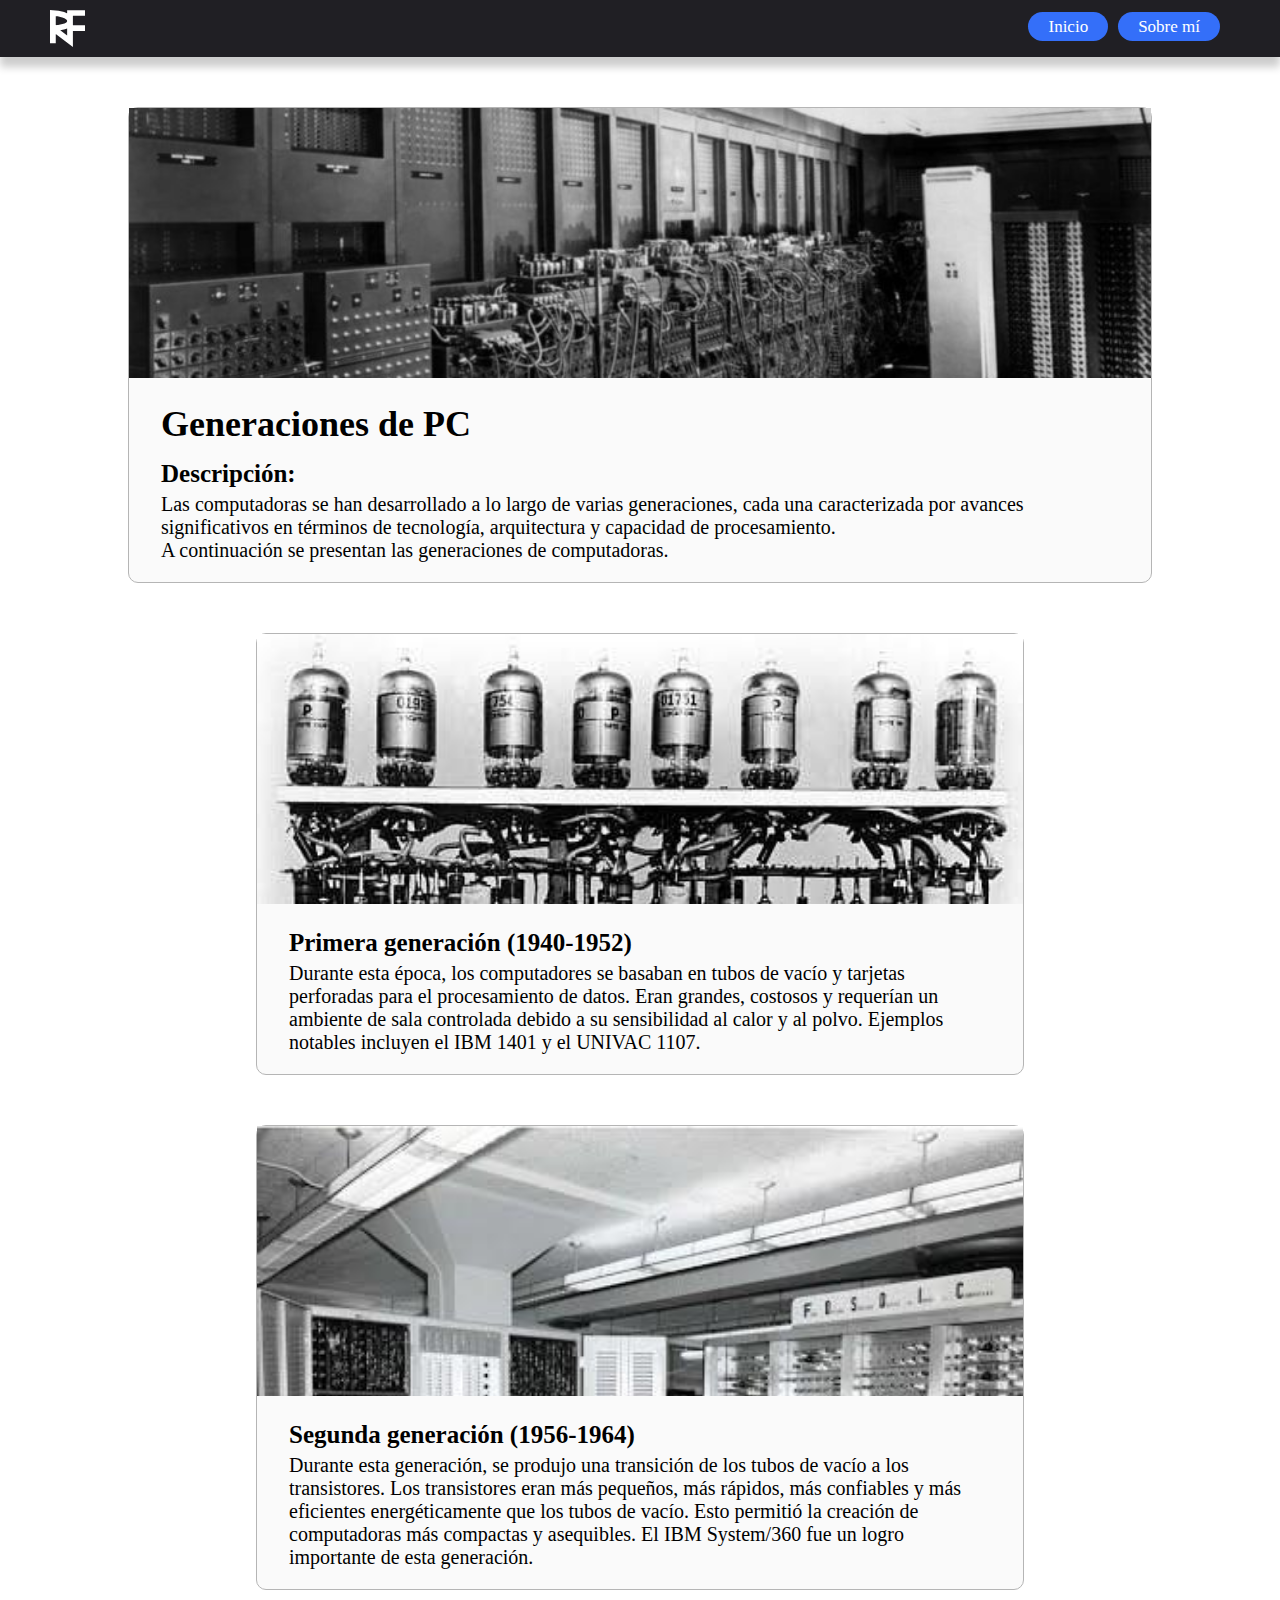
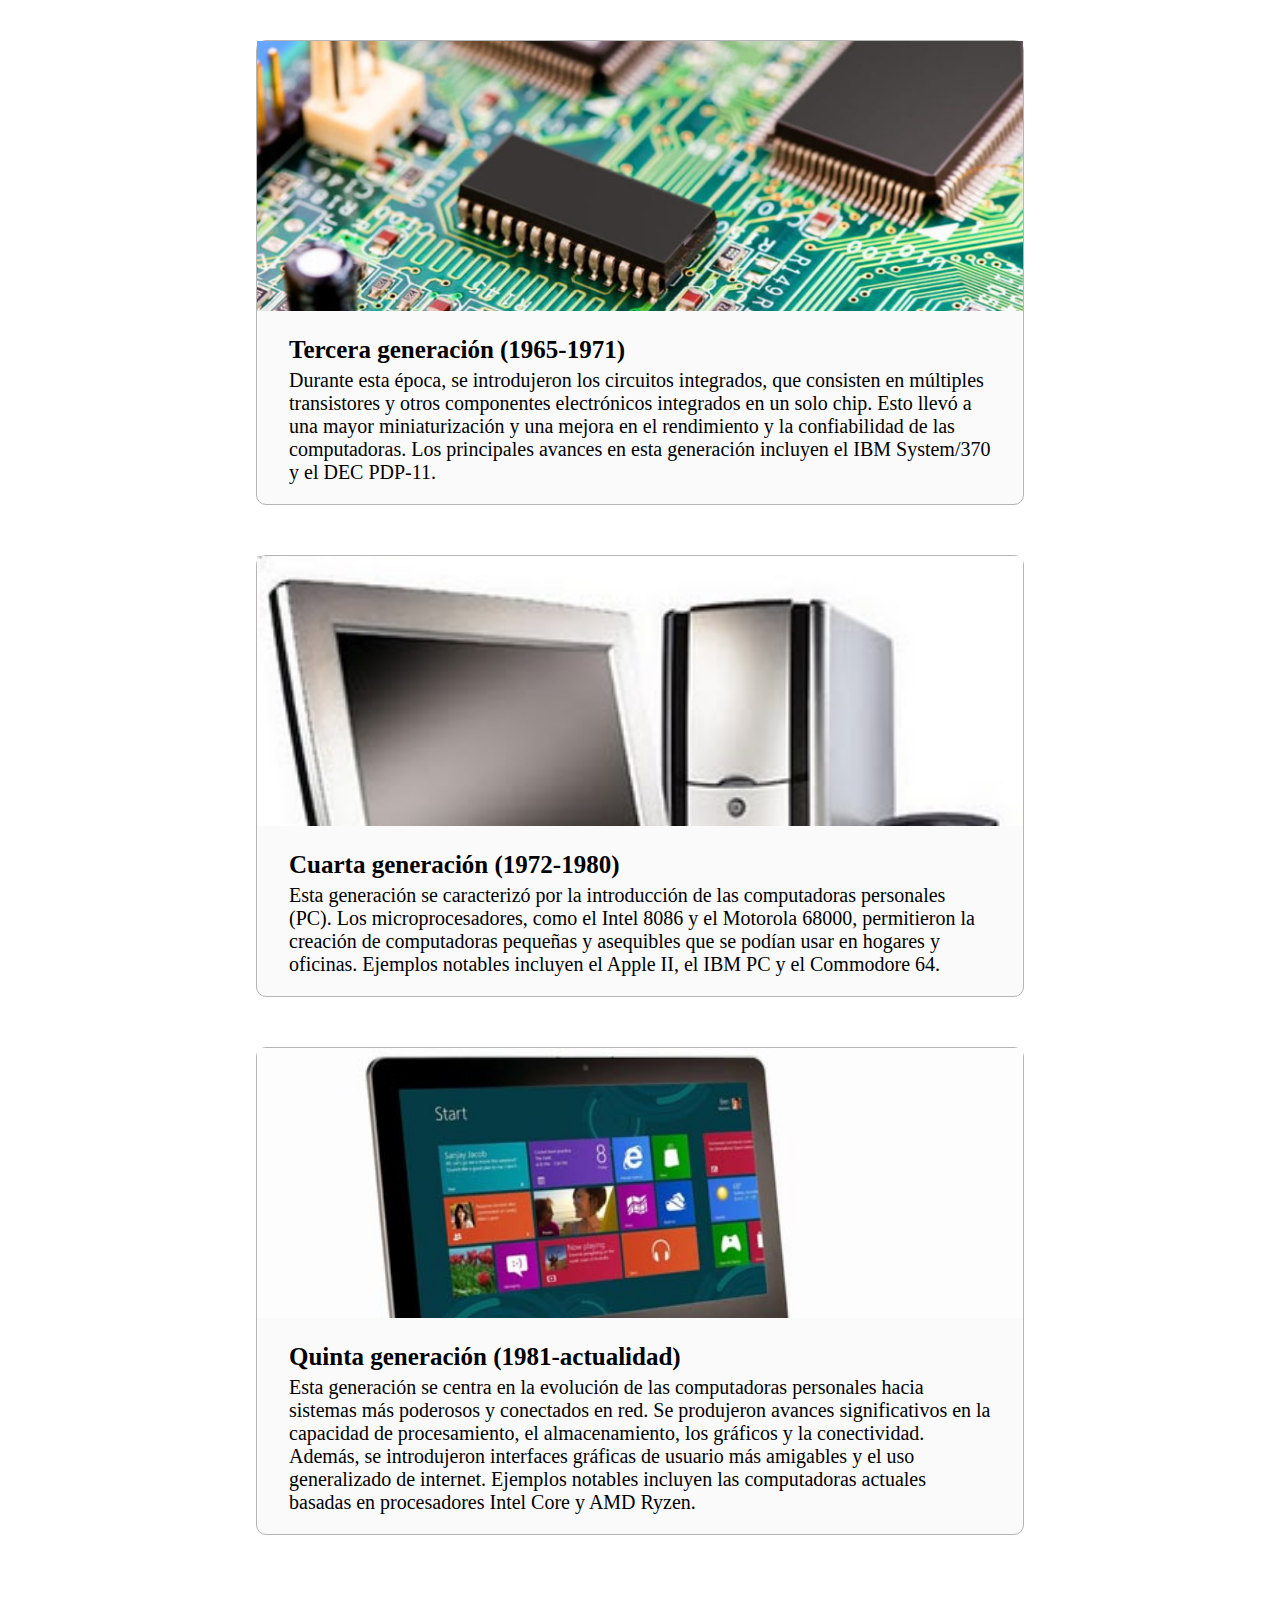
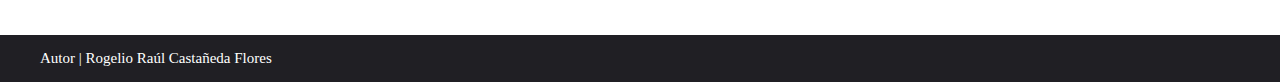
<file: cursos/generacionesPc.html>
<!DOCTYPE html>
<html lang="en">

<head>
    <meta charset="UTF-8">
    <meta name="viewport" content="width=device-width, initial-scale=1.0">
    <link rel="stylesheet" href="./temas.css">
    <link rel="icon" type="image/png" href="../img/nav-logo.svg">
    <title>RF | Generaciones de PC</title>
</head>

<body>
    <nav id="nav-bar">
        <div id="navlogo-container">
            <img id="logo" src="../img/nav-logo.svg" alt="Logo">
        </div>
        <input type="checkbox" id="menu">
        <label for="menu"><img src="../img/menu.svg" alt="Menu"></label>
        <div id="nav-items">
            <ul>
                <li><a class="main-about" href="../index.html">Inicio</a></li>
                <li><a class="main-about" href="../aboutMe/aboutMe.html">Sobre mí</a></li>
            </ul>
        </div>
    </nav>

    <div id="texto_card">
        <div id="info-itemDesc">
            <div class="info-image" style="background-image: url(../img/generacionPc.jpg);">

            </div>
            <div class="info-text">
                <h2>Generaciones de PC</h2>
                <h3>Descripción:</h3>
                <p>
                    Las computadoras se han desarrollado a lo largo de varias generaciones, cada una caracterizada por
                    avances significativos en términos de tecnología, arquitectura y capacidad de procesamiento. <br>
                    A continuación se presentan las generaciones de computadoras.
                </p>
            </div>
        </div>
    </div>

    <div id="info-container">
        <div class="info-item">
            <div class="info-image" style="background-image: url(../img/generacionesPc/generacion1.jpg);">

            </div>
            <div class="info-text">
                <h3>Primera generación (1940-1952)</h3>
                <p>
                    Durante esta época, los computadores se basaban en tubos de vacío y tarjetas perforadas para el
                    procesamiento de datos. Eran grandes, costosos y requerían un ambiente de sala controlada debido a
                    su sensibilidad al calor y al polvo. Ejemplos notables incluyen el IBM 1401 y el UNIVAC 1107.
                </p>
            </div>
        </div>
        <div class="info-item">
            <div class="info-image" style="background-image: url(../img/generacionesPc/generacion2.jpg);">

            </div>
            <div class="info-text">
                <h3>Segunda generación (1956-1964)</h3>
                <p>
                    Durante esta generación, se produjo una transición de los tubos de vacío a los transistores. Los
                    transistores eran más pequeños, más rápidos, más confiables y más eficientes energéticamente que los
                    tubos de vacío. Esto permitió la creación de computadoras más compactas y asequibles. El IBM
                    System/360 fue un logro importante de esta generación.
                </p>
            </div>
        </div>
        <div class="info-item">
            <div class="info-image" style="background-image: url(../img/generacionesPc/generacion3.jpg);">

            </div>
            <div class="info-text">
                <h3>Tercera generación (1965-1971)</h3>
                <p>
                    Durante esta época, se introdujeron los circuitos integrados, que consisten en múltiples
                    transistores y otros componentes electrónicos integrados en un solo chip. Esto llevó a una mayor
                    miniaturización y una mejora en el rendimiento y la confiabilidad de las computadoras. Los
                    principales avances en esta generación incluyen el IBM System/370 y el DEC PDP-11.
                </p>
            </div>
        </div>
        <div class="info-item">
            <div class="info-image" style="background-image: url(../img/generacionesPc/generacion4.jpg);">

            </div>
            <div class="info-text">
                <h3>Cuarta generación (1972-1980)</h3>
                <p>
                    Esta generación se caracterizó por la introducción de las computadoras personales (PC). Los
                    microprocesadores, como el Intel 8086 y el Motorola 68000,
                    permitieron la creación de computadoras pequeñas y asequibles que se podían usar en hogares y
                    oficinas. Ejemplos notables incluyen el Apple II, el IBM PC y el Commodore 64.
                </p>
            </div>
        </div>
        <div class="info-item">
            <div class="info-image" style="background-image: url(../img/generacionesPc/generacion5.jpg);">

            </div>
            <div class="info-text">
                <h3>Quinta generación (1981-actualidad)</h3>
                <p>
                    Esta generación se centra en la evolución de las computadoras personales hacia sistemas más
                    poderosos y conectados en red. Se produjeron avances significativos en la capacidad de
                    procesamiento, el almacenamiento, los gráficos y la conectividad. Además, se introdujeron interfaces
                    gráficas de usuario más amigables y el uso generalizado de internet. Ejemplos notables incluyen las
                    computadoras actuales basadas en procesadores Intel Core y AMD Ryzen.
                </p>
            </div>
        </div>
    </div>
    <footer id="pie-pagina">
        <p id="derechos">Autor | Rogelio Raúl Castañeda Flores</p>
    </footer>
</body>

</html>
</file>
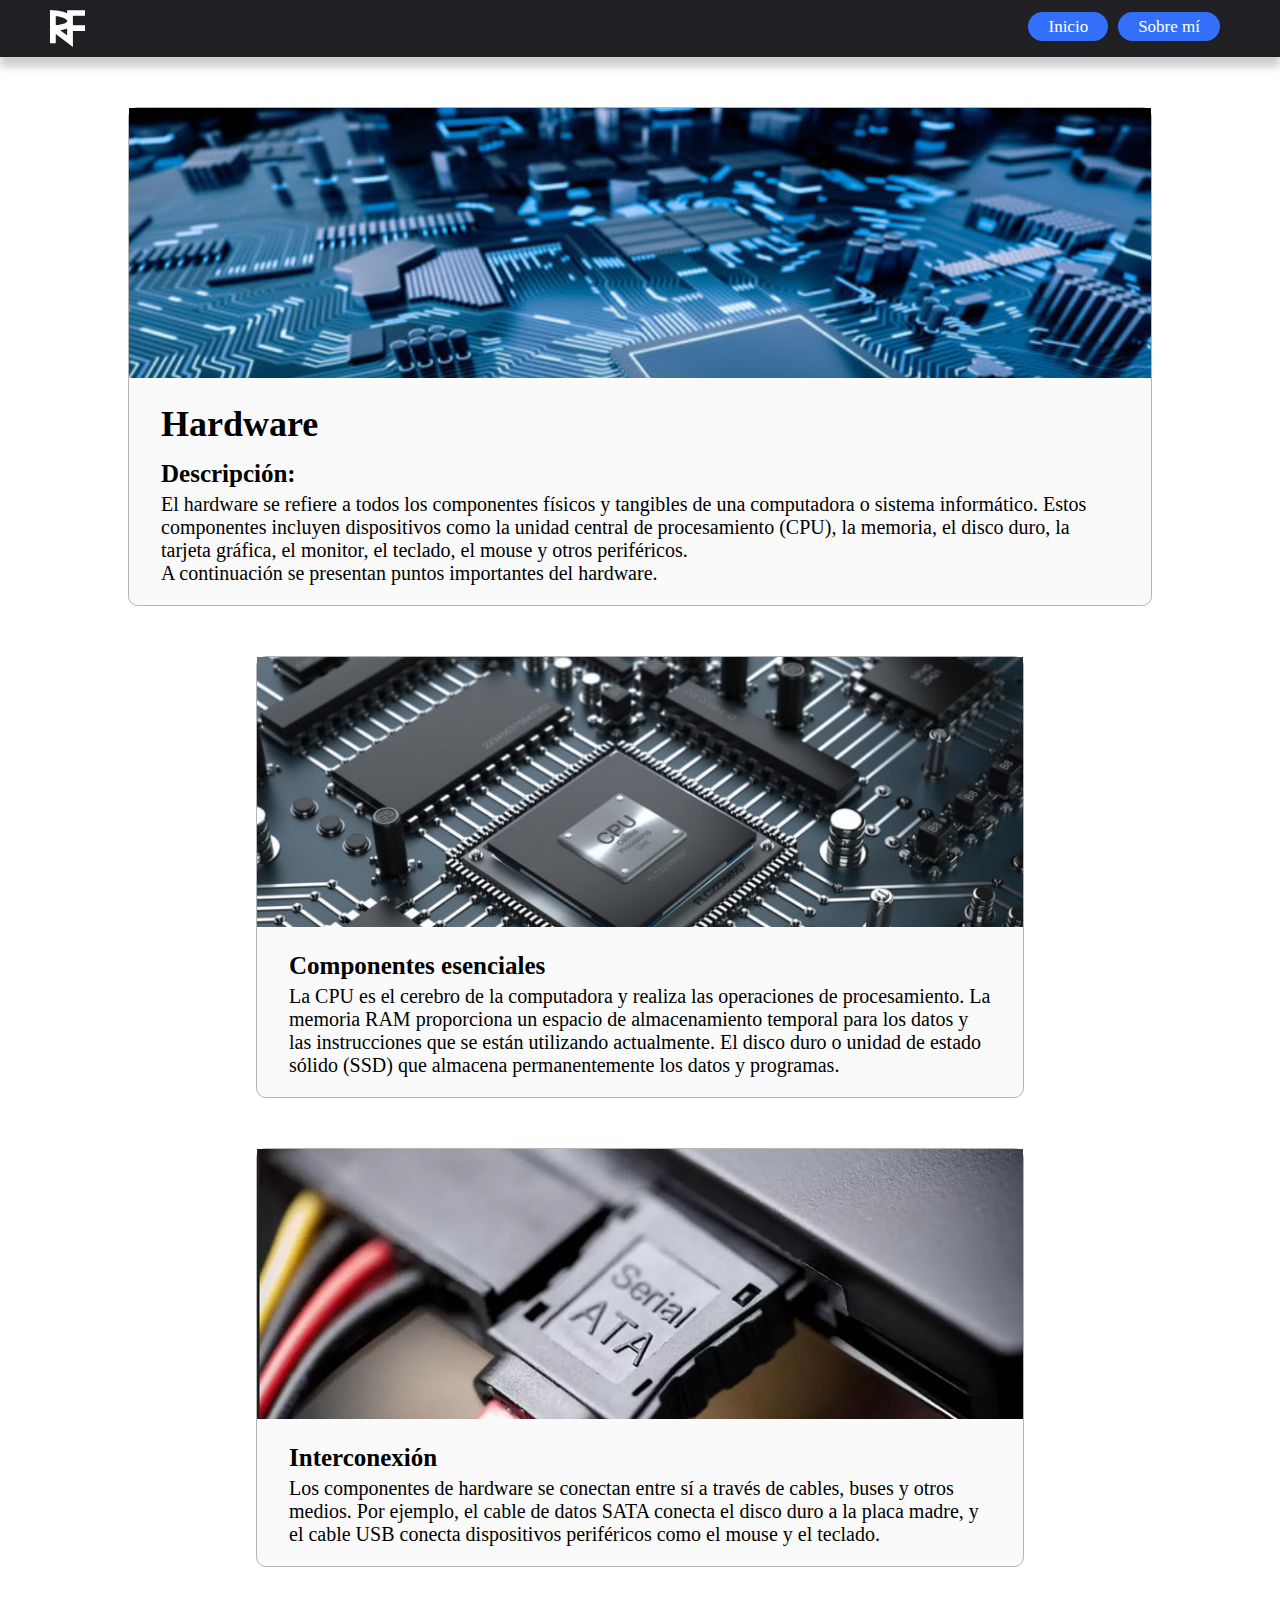
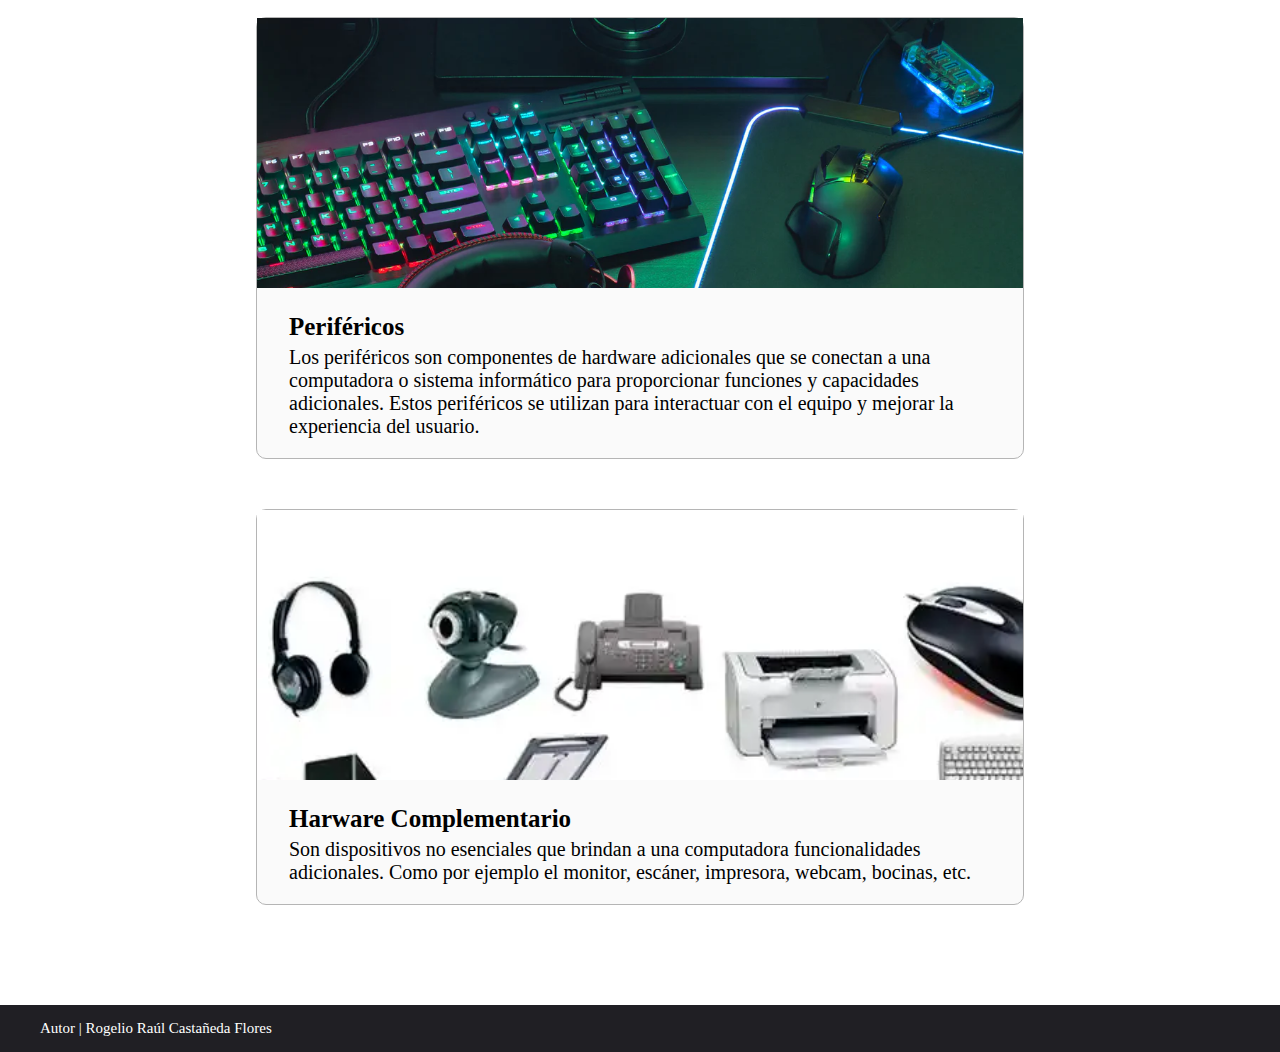
<file: cursos/hardware.html>
<!DOCTYPE html>
<html lang="en">

<head>
    <meta charset="UTF-8">
    <meta name="viewport" content="width=device-width, initial-scale=1.0">
    <link rel="stylesheet" href="./temas.css">
    <link rel="icon" type="image/png" href="../img/nav-logo.svg">
    <title>RF | Hardware</title>
</head>

<body>
    <nav id="nav-bar">
        <div id="navlogo-container">
            <img id="logo" src="../img/nav-logo.svg" alt="Logo">
        </div>
        <input type="checkbox" id="menu">
        <label for="menu"><img src="../img/menu.svg" alt="Menu"></label>
        <div id="nav-items">
            <ul>
                <li><a class="main-about" href="../index.html">Inicio</a></li>
                <li><a class="main-about" href="../aboutMe/aboutMe.html">Sobre mí</a></li>
            </ul>
        </div>
    </nav>

    <div id="texto_card">
        <div id="info-itemDesc">
            <div class="info-image" style="background-image: url(../img/hardware.svg);">

            </div>
            <div class="info-text">
                <h2>Hardware</h2>
                <h3>Descripción:</h3>
                <p>
                    El hardware se refiere a todos los componentes físicos y tangibles de una computadora o sistema
                    informático. Estos componentes incluyen dispositivos como la unidad central de procesamiento (CPU),
                    la memoria, el disco duro, la tarjeta gráfica, el monitor, el teclado, el mouse y otros periféricos.
                    <br>
                    A continuación se presentan puntos importantes del hardware.
                </p>
            </div>
        </div>
    </div>

    <div id="info-container">
        <div class="info-item">
            <div class="info-image" style="background-image: url(../img/hardware/1.jpg);">

            </div>
            <div class="info-text">
                <h3>Componentes esenciales</h3>
                <p>
                    La CPU es el cerebro de la computadora y realiza las operaciones de procesamiento. La memoria RAM
                    proporciona un espacio de almacenamiento temporal para los datos y las instrucciones que se están
                    utilizando actualmente. El disco duro o unidad de estado sólido (SSD) que almacena permanentemente
                    los datos y programas.
                </p>
            </div>
        </div>
        <div class="info-item">
            <div class="info-image" style="background-image: url(../img/hardware/2.jpg);">

            </div>
            <div class="info-text">
                <h3>Interconexión</h3>
                <p>
                    Los componentes de hardware se conectan entre sí a través de cables, buses y otros medios. Por
                    ejemplo, el cable de datos SATA conecta el disco duro a la placa madre, y el cable USB conecta
                    dispositivos periféricos como el mouse y el teclado.
                </p>
            </div>
        </div>
        <div class="info-item">
            <div class="info-image" style="background-image: url(../img/hardware/3.jpg);">

            </div>
            <div class="info-text">
                <h3>Periféricos</h3>
                <p>
                    Los periféricos son componentes de hardware adicionales que se conectan a una computadora o sistema
                    informático para proporcionar funciones y capacidades adicionales. Estos periféricos se utilizan
                    para interactuar con el equipo y mejorar la experiencia del usuario.
                </p>
            </div>
        </div>
        <div class="info-item">
            <div class="info-image" style="background-image: url(../img/hardware/4.jpg);">

            </div>
            <div class="info-text">
                <h3>Harware Complementario</h3>
                <p>
                    Son dispositivos no esenciales que brindan a una computadora funcionalidades adicionales. Como por
                    ejemplo el monitor, escáner, impresora, webcam, bocinas, etc.
                </p>
            </div>
        </div>
    </div>
    <footer id="pie-pagina">
        <p id="derechos">Autor | Rogelio Raúl Castañeda Flores</p>
    </footer>
</body>

</html>
</file>
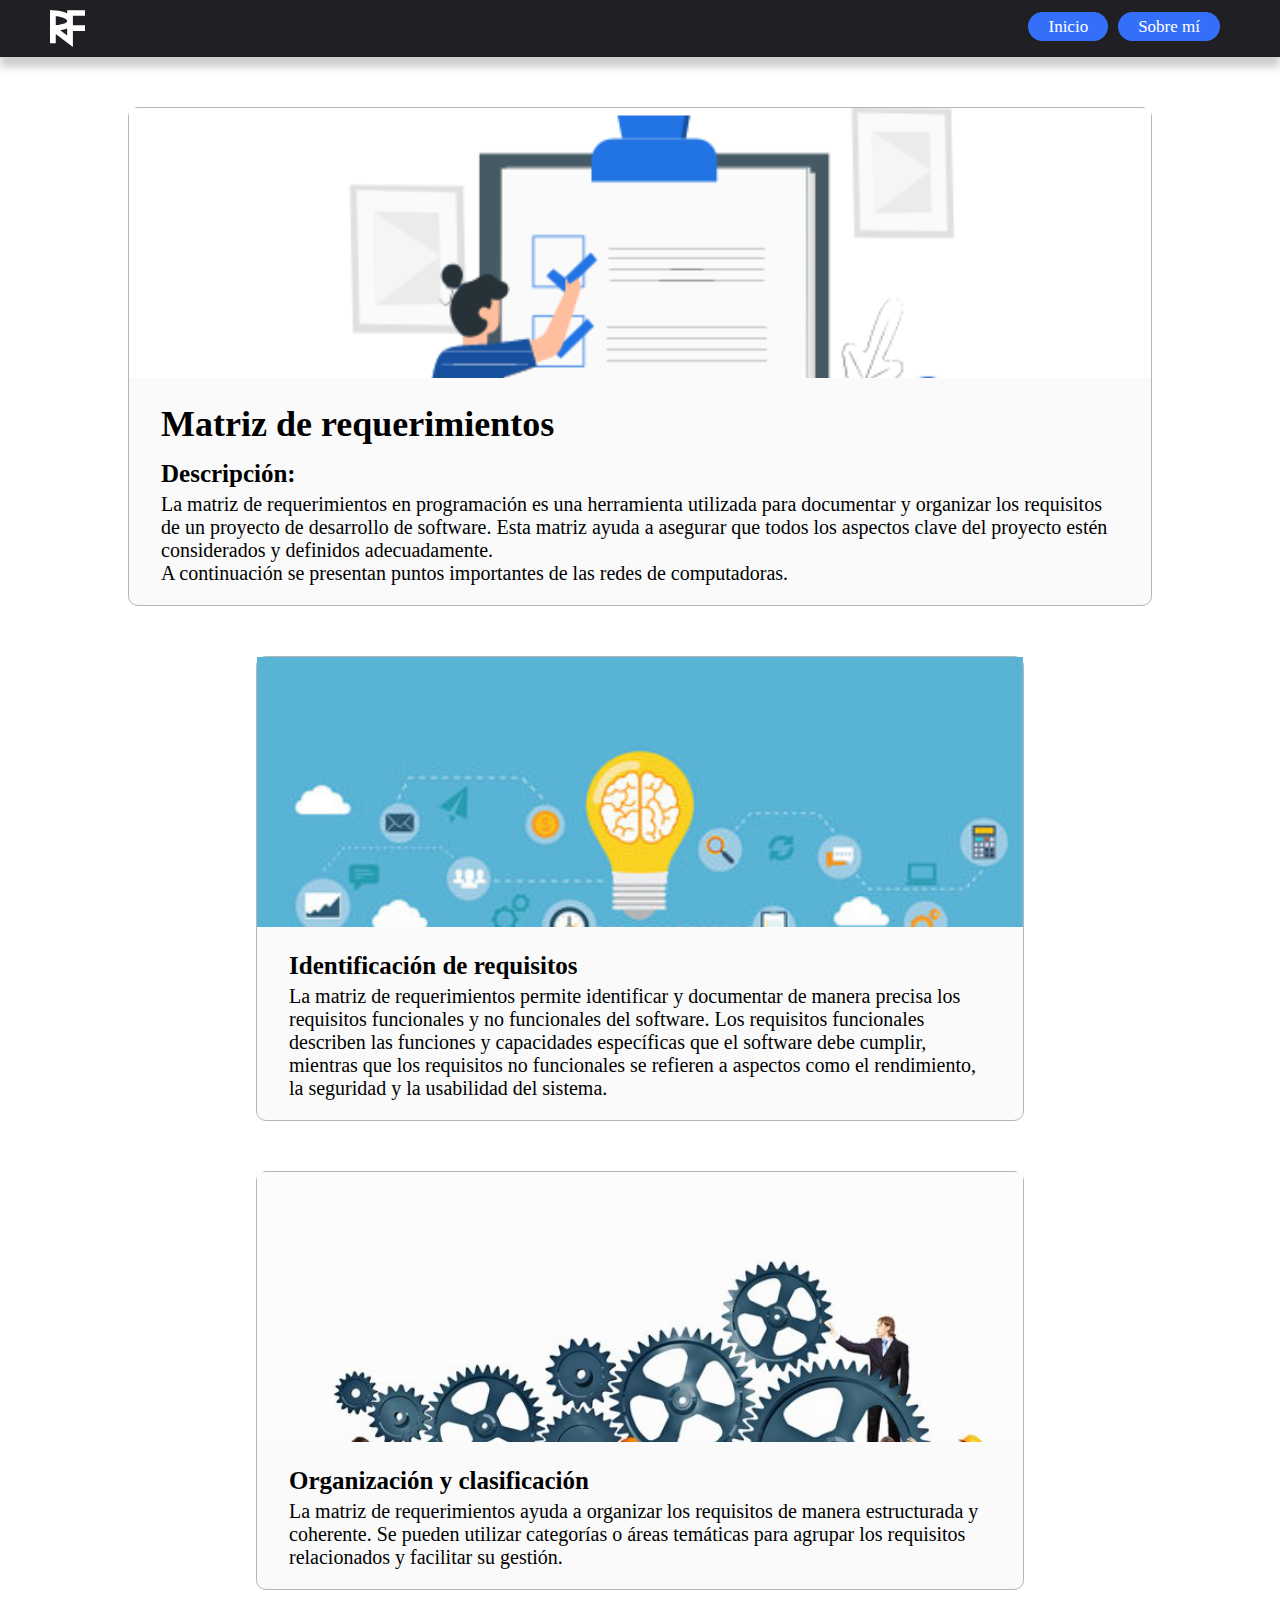
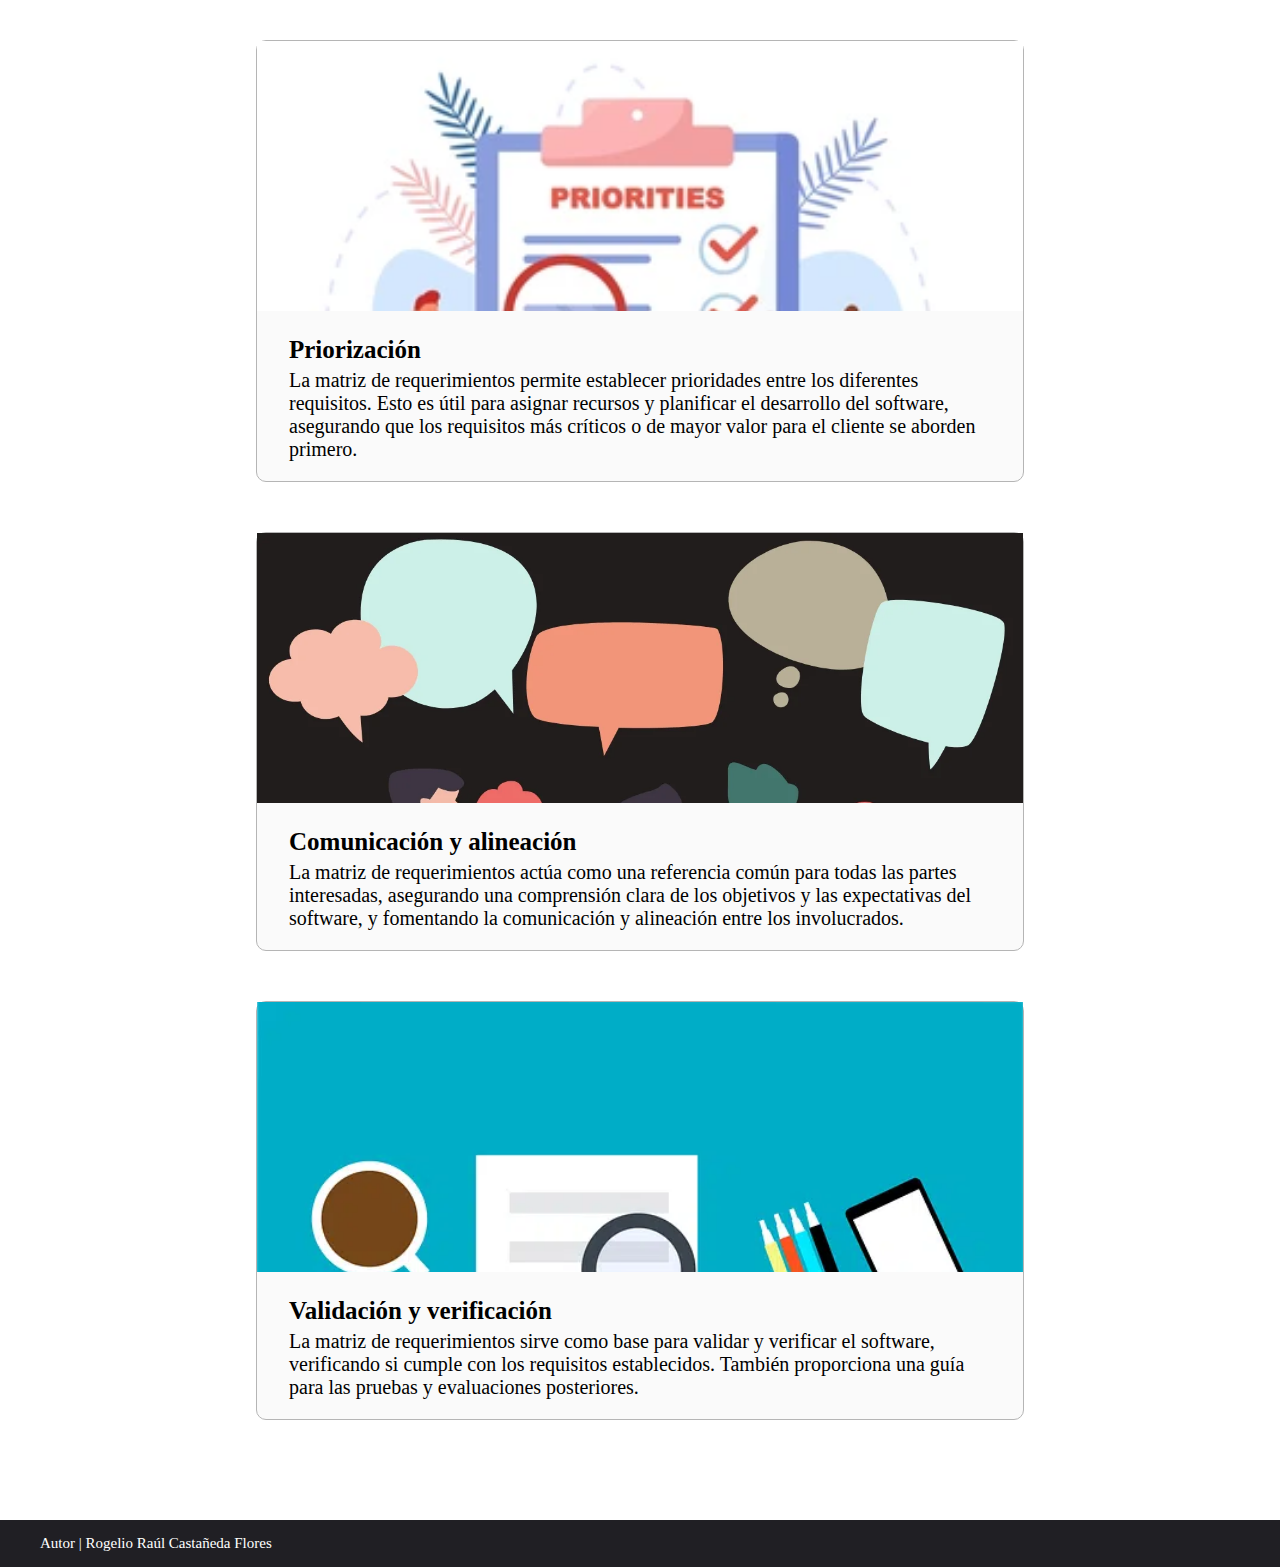
<file: cursos/matrizRequerimientos.html>
<!DOCTYPE html>
<html lang="en">

<head>
    <meta charset="UTF-8">
    <meta name="viewport" content="width=device-width, initial-scale=1.0">
    <link rel="stylesheet" href="./temas.css">
    <link rel="icon" type="image/png" href="../img/nav-logo.svg">
    <title>RF | Matriz de requerimientos</title>
</head>

<body>
    <nav id="nav-bar">
        <div id="navlogo-container">
            <img id="logo" src="../img/nav-logo.svg" alt="Logo">
        </div>
        <input type="checkbox" id="menu">
        <label for="menu"><img src="../img/menu.svg" alt="Menu"></label>
        <div id="nav-items">
            <ul>
                <li><a class="main-about" href="../index.html">Inicio</a></li>
                <li><a class="main-about" href="../aboutMe/aboutMe.html">Sobre mí</a></li>
            </ul>
        </div>
    </nav>

    <div id="texto_card">
        <div id="info-itemDesc">
            <div class="info-image" style="background-image: url(../img/matrizRequerimientos.svg);">

            </div>
            <div class="info-text">
                <h2>Matriz de requerimientos</h2>
                <h3>Descripción:</h3>
                <p>
                    La matriz de requerimientos en programación es una herramienta utilizada para documentar y organizar
                    los requisitos de un proyecto de desarrollo de software. Esta matriz ayuda a asegurar que todos los
                    aspectos clave del proyecto estén considerados y definidos adecuadamente.
                    <br>
                    A continuación se presentan puntos importantes de las redes de computadoras.
                </p>
            </div>
        </div>
    </div>

    <div id="info-container">
        <div class="info-item">
            <div class="info-image" style="background-image: url(../img/matrizRequerimientos/1.jpg);">

            </div>
            <div class="info-text">
                <h3>Identificación de requisitos</h3>
                <p>
                    La matriz de requerimientos permite identificar y documentar de manera precisa los requisitos
                    funcionales y no funcionales del software. Los requisitos funcionales describen las funciones y
                    capacidades específicas que el software debe cumplir, mientras que los requisitos no funcionales se
                    refieren a aspectos como el rendimiento, la seguridad y la usabilidad del sistema.
                </p>
            </div>
        </div>
        <div class="info-item">
            <div class="info-image" style="background-image: url(../img/matrizRequerimientos/2.jpg);">

            </div>
            <div class="info-text">
                <h3>Organización y clasificación</h3>
                <p>
                    La matriz de requerimientos ayuda a organizar los requisitos de manera estructurada y coherente. Se
                    pueden utilizar categorías o áreas temáticas para agrupar los requisitos relacionados y facilitar su
                    gestión.
                </p>
            </div>
        </div>
        <div class="info-item">
            <div class="info-image" style="background-image: url(../img/matrizRequerimientos/3.jpg);">

            </div>
            <div class="info-text">
                <h3>Priorización</h3>
                <p>
                    La matriz de requerimientos permite establecer prioridades entre los diferentes requisitos. Esto es
                    útil para asignar recursos y planificar el desarrollo del software, asegurando que los requisitos
                    más críticos o de mayor valor para el cliente se aborden primero.
                </p>
            </div>
        </div>
        <div class="info-item">
            <div class="info-image" style="background-image: url(../img/matrizRequerimientos/4.jpg);">

            </div>
            <div class="info-text">
                <h3>Comunicación y alineación</h3>
                <p>
                    La matriz de requerimientos actúa como una referencia común para todas las partes interesadas,
                    asegurando una comprensión clara de los objetivos y las expectativas del software, y fomentando la
                    comunicación y alineación entre los involucrados.
                </p>
            </div>
        </div>
        <div class="info-item">
            <div class="info-image" style="background-image: url(../img/matrizRequerimientos/5.jpg);">

            </div>
            <div class="info-text">
                <h3>Validación y verificación</h3>
                <p>
                    La matriz de requerimientos sirve como base para validar y verificar el software, verificando si
                    cumple con los requisitos establecidos. También proporciona una guía para las pruebas y evaluaciones
                    posteriores.
                </p>
            </div>
        </div>
    </div>
    <footer id="pie-pagina">
        <p id="derechos">Autor | Rogelio Raúl Castañeda Flores</p>
    </footer>
</body>

</html>
</file>
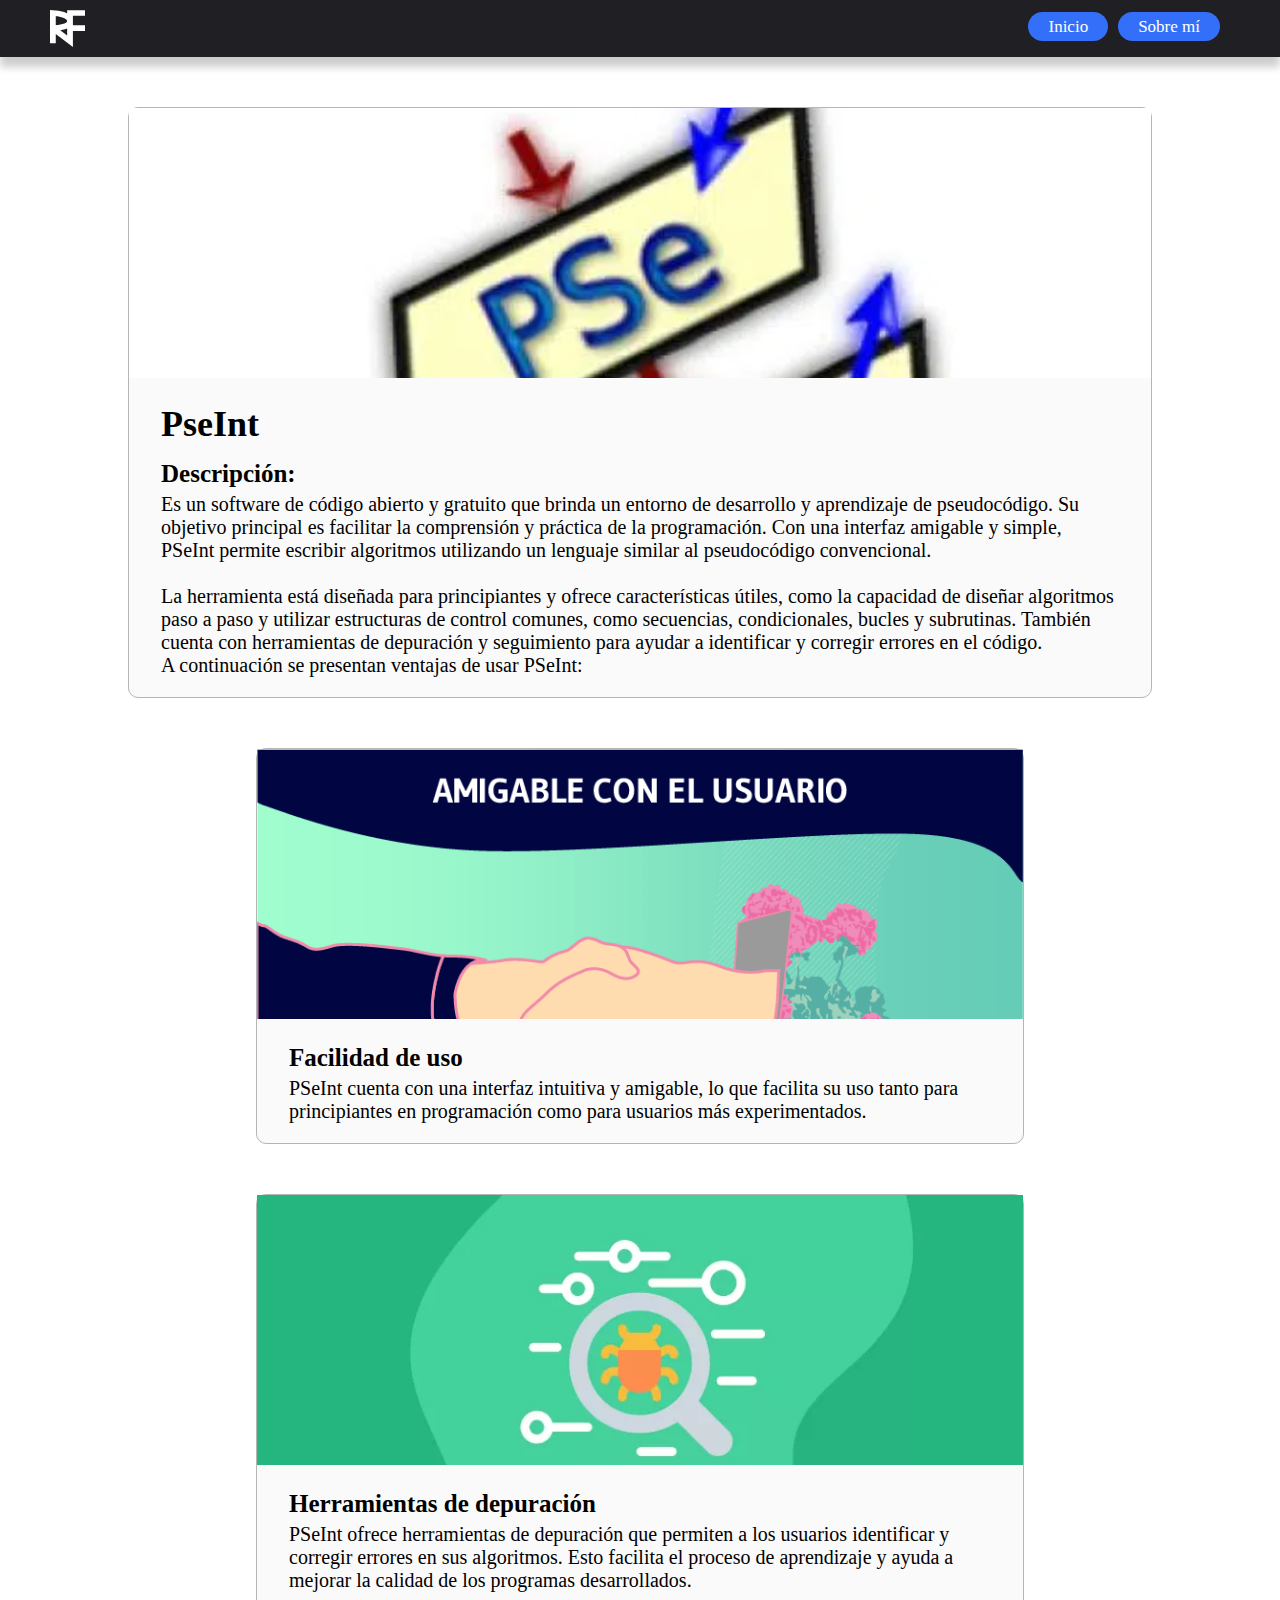
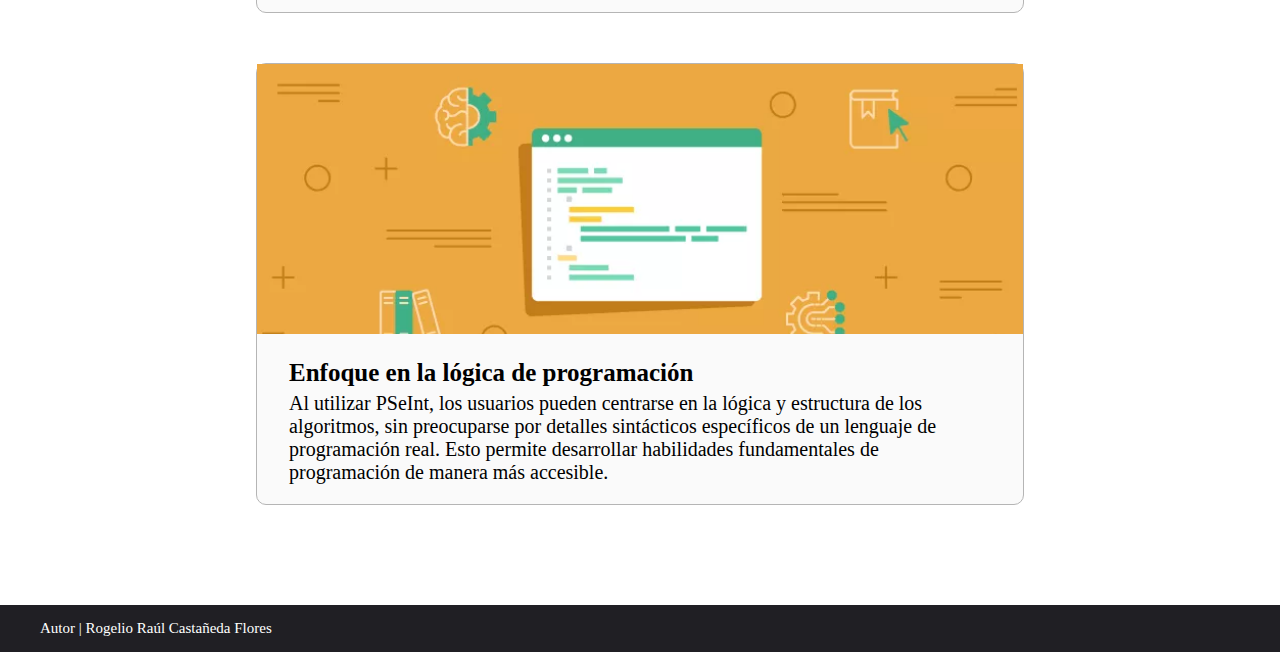
<file: cursos/pseint.html>
<!DOCTYPE html>
<html lang="en">

<head>
    <meta charset="UTF-8">
    <meta name="viewport" content="width=device-width, initial-scale=1.0">
    <link rel="stylesheet" href="./temas.css">
    <link rel="icon" type="image/png" href="../img/nav-logo.svg">
    <title>RF | PseInt</title>
</head>

<body>
    <nav id="nav-bar">
        <div id="navlogo-container">
            <img id="logo" src="../img/nav-logo.svg" alt="Logo">
        </div>
        <input type="checkbox" id="menu">
        <label for="menu"><img src="../img/menu.svg" alt="Menu"></label>
        <div id="nav-items">
            <ul>
                <li><a class="main-about" href="../index.html">Inicio</a></li>
                <li><a class="main-about" href="../aboutMe/aboutMe.html">Sobre mí</a></li>
            </ul>
        </div>
    </nav>

    <div id="texto_card">
        <div id="info-itemDesc">
            <div class="info-image" style="background-image: url(../img/pseint.svg);">

            </div>
            <div class="info-text">
                <h2>PseInt</h2>
                <h3>Descripción:</h3>
                <p>
                    Es un software de código abierto y gratuito que brinda un entorno de desarrollo y aprendizaje de
                    pseudocódigo. Su objetivo principal es facilitar la comprensión y práctica de la programación. Con
                    una interfaz amigable y simple, PSeInt permite escribir algoritmos utilizando un lenguaje similar al
                    pseudocódigo convencional. <br> <br>
                    La herramienta está diseñada para principiantes y ofrece características útiles, como la capacidad
                    de diseñar algoritmos paso a paso y utilizar estructuras de control comunes, como secuencias,
                    condicionales, bucles y subrutinas. También cuenta con herramientas de depuración y seguimiento para
                    ayudar a identificar y corregir errores en el código. <br>
                    A continuación se presentan ventajas de usar PSeInt:
                </p>
            </div>
        </div>
    </div>

    <div id="info-container">
        <div class="info-item">
            <div class="info-image" style="background-image: url(../img/pseint/1.png);">

            </div>
            <div class="info-text">
                <h3>Facilidad de uso</h3>
                <p>
                    PSeInt cuenta con una interfaz intuitiva y amigable, lo que facilita su uso tanto para principiantes
                    en programación como para usuarios más experimentados.
                </p>
            </div>
        </div>
        <div class="info-item">
            <div class="info-image" style="background-image: url(../img/pseint/2.jpg);">

            </div>
            <div class="info-text">
                <h3>Herramientas de depuración</h3>
                <p>
                    PSeInt ofrece herramientas de depuración que permiten a los usuarios identificar y corregir errores
                    en sus algoritmos. Esto facilita el proceso de aprendizaje y ayuda a mejorar la calidad de los
                    programas desarrollados.
                </p>
            </div>
        </div>
        <div class="info-item">
            <div class="info-image" style="background-image: url(../img/pseint/3.jpg);">

            </div>
            <div class="info-text">
                <h3>Enfoque en la lógica de programación</h3>
                <p>
                    Al utilizar PSeInt, los usuarios pueden centrarse en la lógica y estructura de los algoritmos, sin
                    preocuparse por detalles sintácticos específicos de un lenguaje de programación real. Esto permite
                    desarrollar habilidades fundamentales de programación de manera más accesible.
                </p>
            </div>
        </div>
    </div>
    <footer id="pie-pagina">
        <p id="derechos">Autor | Rogelio Raúl Castañeda Flores</p>
    </footer>
</body>

</html>
</file>
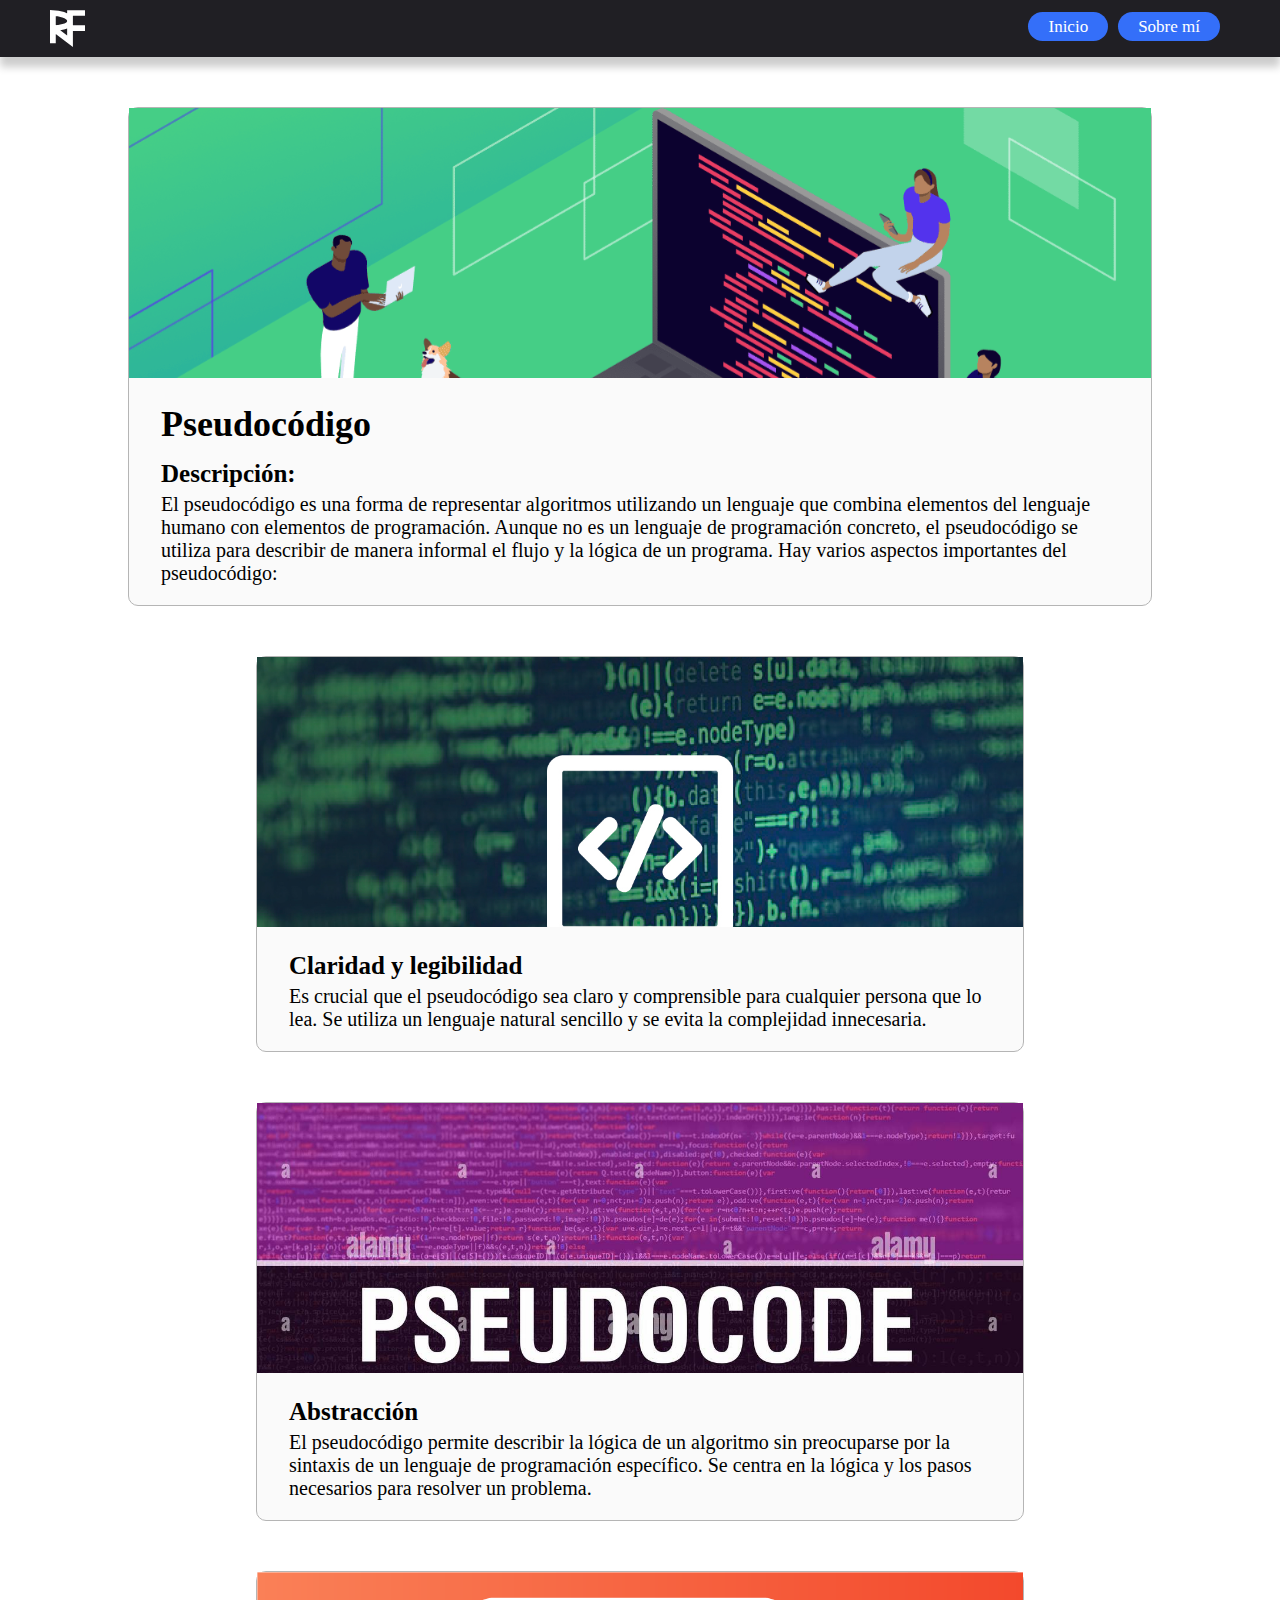
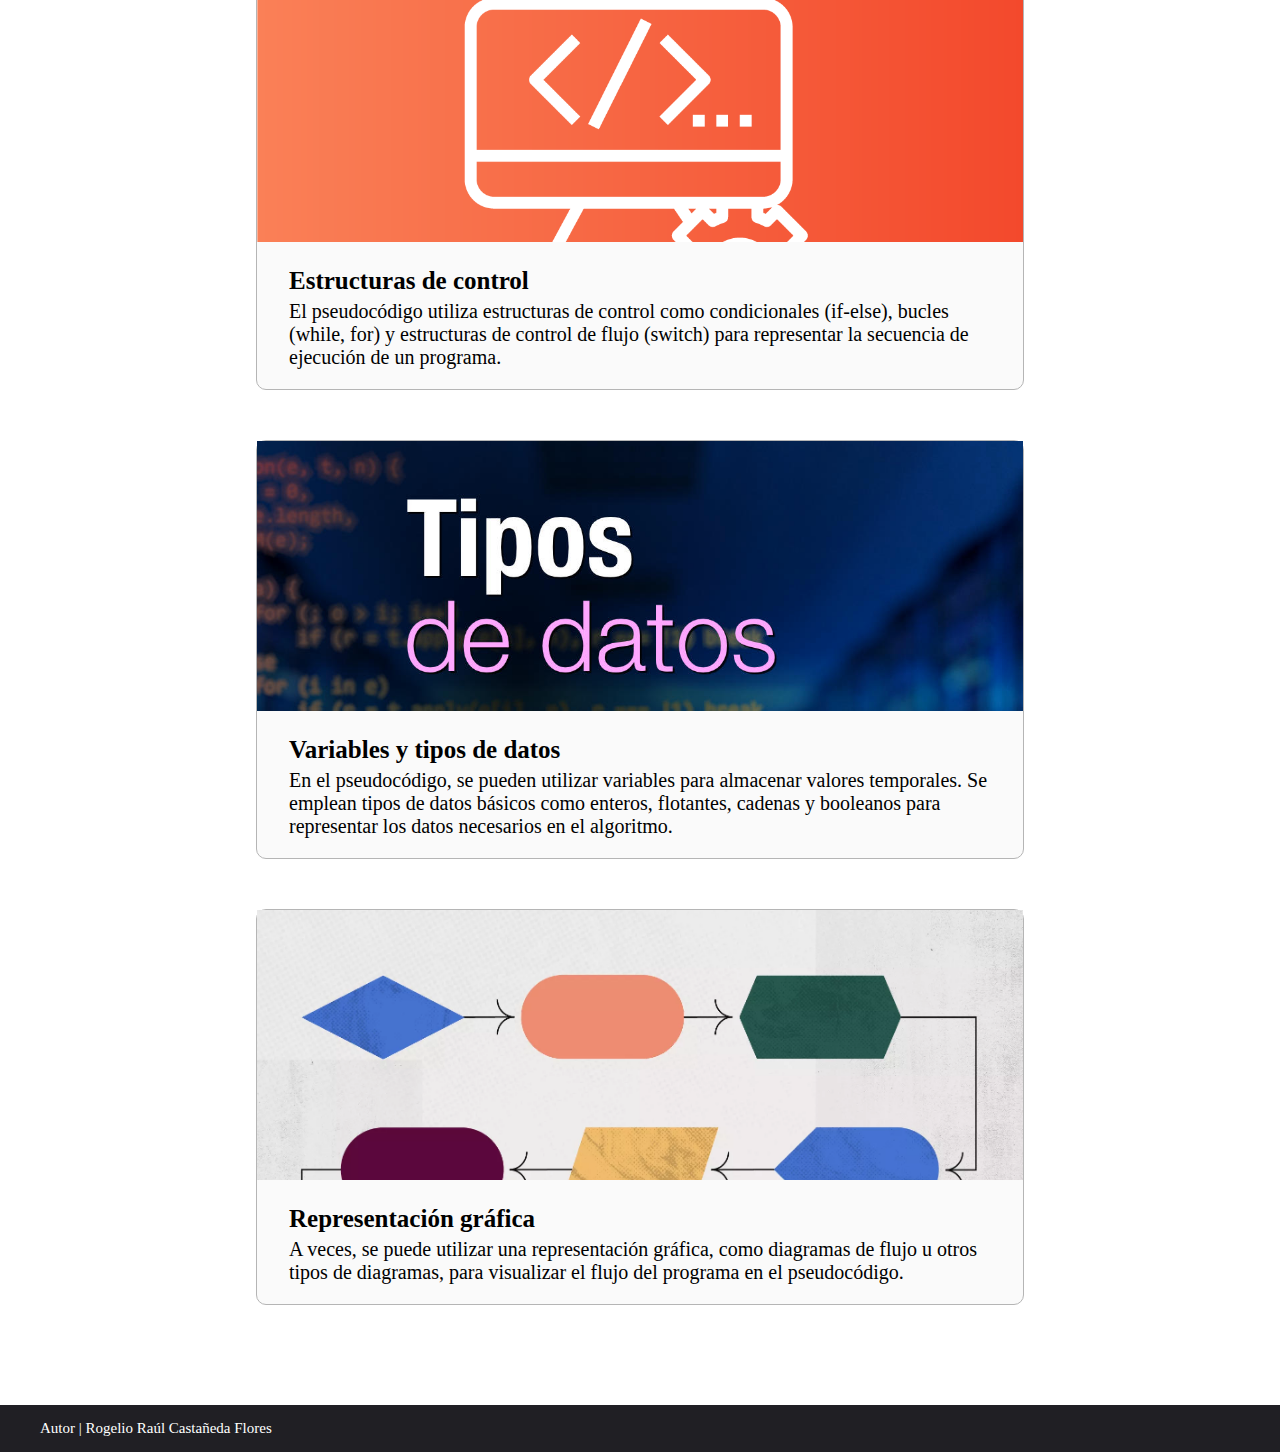
<file: cursos/pseudocodigo.html>
<!DOCTYPE html>
<html lang="en">

<head>
    <meta charset="UTF-8">
    <meta name="viewport" content="width=device-width, initial-scale=1.0">
    <link rel="stylesheet" href="./temas.css">
    <link rel="icon" type="image/png" href="../img/nav-logo.svg">
    <title>RF | Pseudocódigo</title>
</head>

<body>
    <nav id="nav-bar">
        <div id="navlogo-container">
            <img id="logo" src="../img/nav-logo.svg" alt="Logo">
        </div>
        <input type="checkbox" id="menu">
        <label for="menu"><img src="../img/menu.svg" alt="Menu"></label>
        <div id="nav-items">
            <ul>
                <li><a class="main-about" href="../index.html">Inicio</a></li>
                <li><a class="main-about" href="../aboutMe/aboutMe.html">Sobre mí</a></li>
            </ul>
        </div>
    </nav>

    <div id="texto_card">
        <div id="info-itemDesc">
            <div class="info-image" style="background-image: url(../img/pseudocod.svg);">

            </div>
            <div class="info-text">
                <h2>Pseudocódigo</h2>
                <h3>Descripción:</h3>
                <p>
                    El pseudocódigo es una forma de representar algoritmos utilizando un lenguaje que combina elementos
                    del lenguaje humano con elementos de programación. Aunque no es un lenguaje de programación
                    concreto, el pseudocódigo se utiliza para describir de manera informal el flujo y la lógica de un
                    programa. Hay varios aspectos importantes del pseudocódigo:
                </p>
            </div>
        </div>
    </div>

    <div id="info-container">
        <div class="info-item">
            <div class="info-image" style="background-image: url(../img/pseudocodigo/1.jpg);">

            </div>
            <div class="info-text">
                <h3>Claridad y legibilidad</h3>
                <p>
                    Es crucial que el pseudocódigo sea claro y comprensible para cualquier persona que lo lea. Se
                    utiliza un lenguaje natural sencillo y se evita la complejidad innecesaria.
                </p>
            </div>
        </div>
        <div class="info-item">
            <div class="info-image" style="background-image: url(../img/pseudocodigo/2.jpg);">

            </div>
            <div class="info-text">
                <h3>Abstracción</h3>
                <p>
                    El pseudocódigo permite describir la lógica de un algoritmo sin preocuparse por la sintaxis de un
                    lenguaje de programación específico. Se centra en la lógica y los pasos necesarios para resolver un
                    problema.
                </p>
            </div>
        </div>
        <div class="info-item">
            <div class="info-image" style="background-image: url(../img/pseudocodigo/3.png);">

            </div>
            <div class="info-text">
                <h3>Estructuras de control</h3>
                <p>
                    El pseudocódigo utiliza estructuras de control como condicionales (if-else), bucles (while, for) y
                    estructuras de control de flujo (switch) para representar la secuencia de ejecución de un programa.
                </p>
            </div>
        </div>
        <div class="info-item">
            <div class="info-image" style="background-image: url(../img/pseudocodigo/4.jpg);">

            </div>
            <div class="info-text">
                <h3>Variables y tipos de datos</h3>
                <p>
                    En el pseudocódigo, se pueden utilizar variables para almacenar valores temporales. Se emplean tipos
                    de datos básicos como enteros, flotantes, cadenas y booleanos para representar los datos necesarios
                    en el algoritmo.
                </p>
            </div>
        </div>
        <div class="info-item">
            <div class="info-image" style="background-image: url(../img/pseudocodigo/5.jpg);">

            </div>
            <div class="info-text">
                <h3>Representación gráfica</h3>
                <p>
                    A veces, se puede utilizar una representación gráfica, como diagramas de flujo u otros tipos de
                    diagramas, para visualizar el flujo del programa en el pseudocódigo.
                </p>
            </div>
        </div>
    </div>
    <footer id="pie-pagina">
        <p id="derechos">Autor | Rogelio Raúl Castañeda Flores</p>
    </footer>
</body>

</html>
</file>
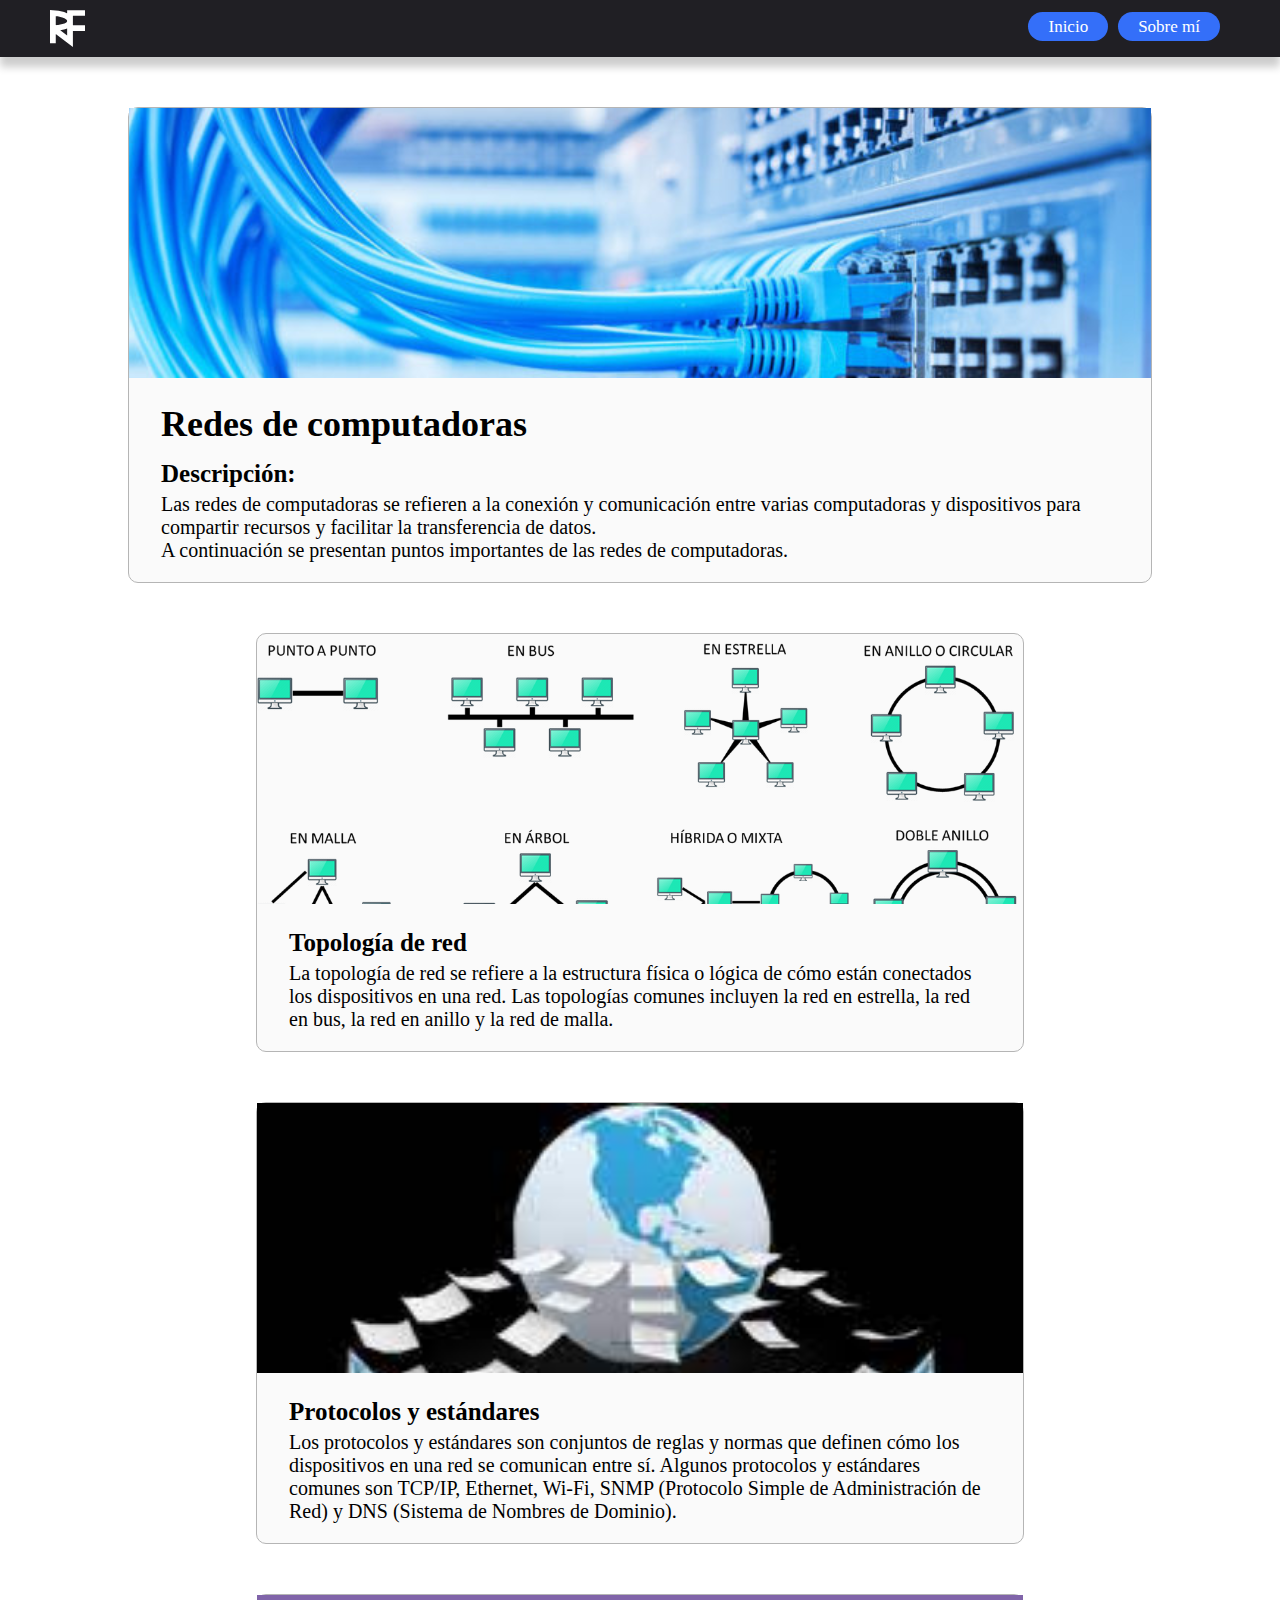
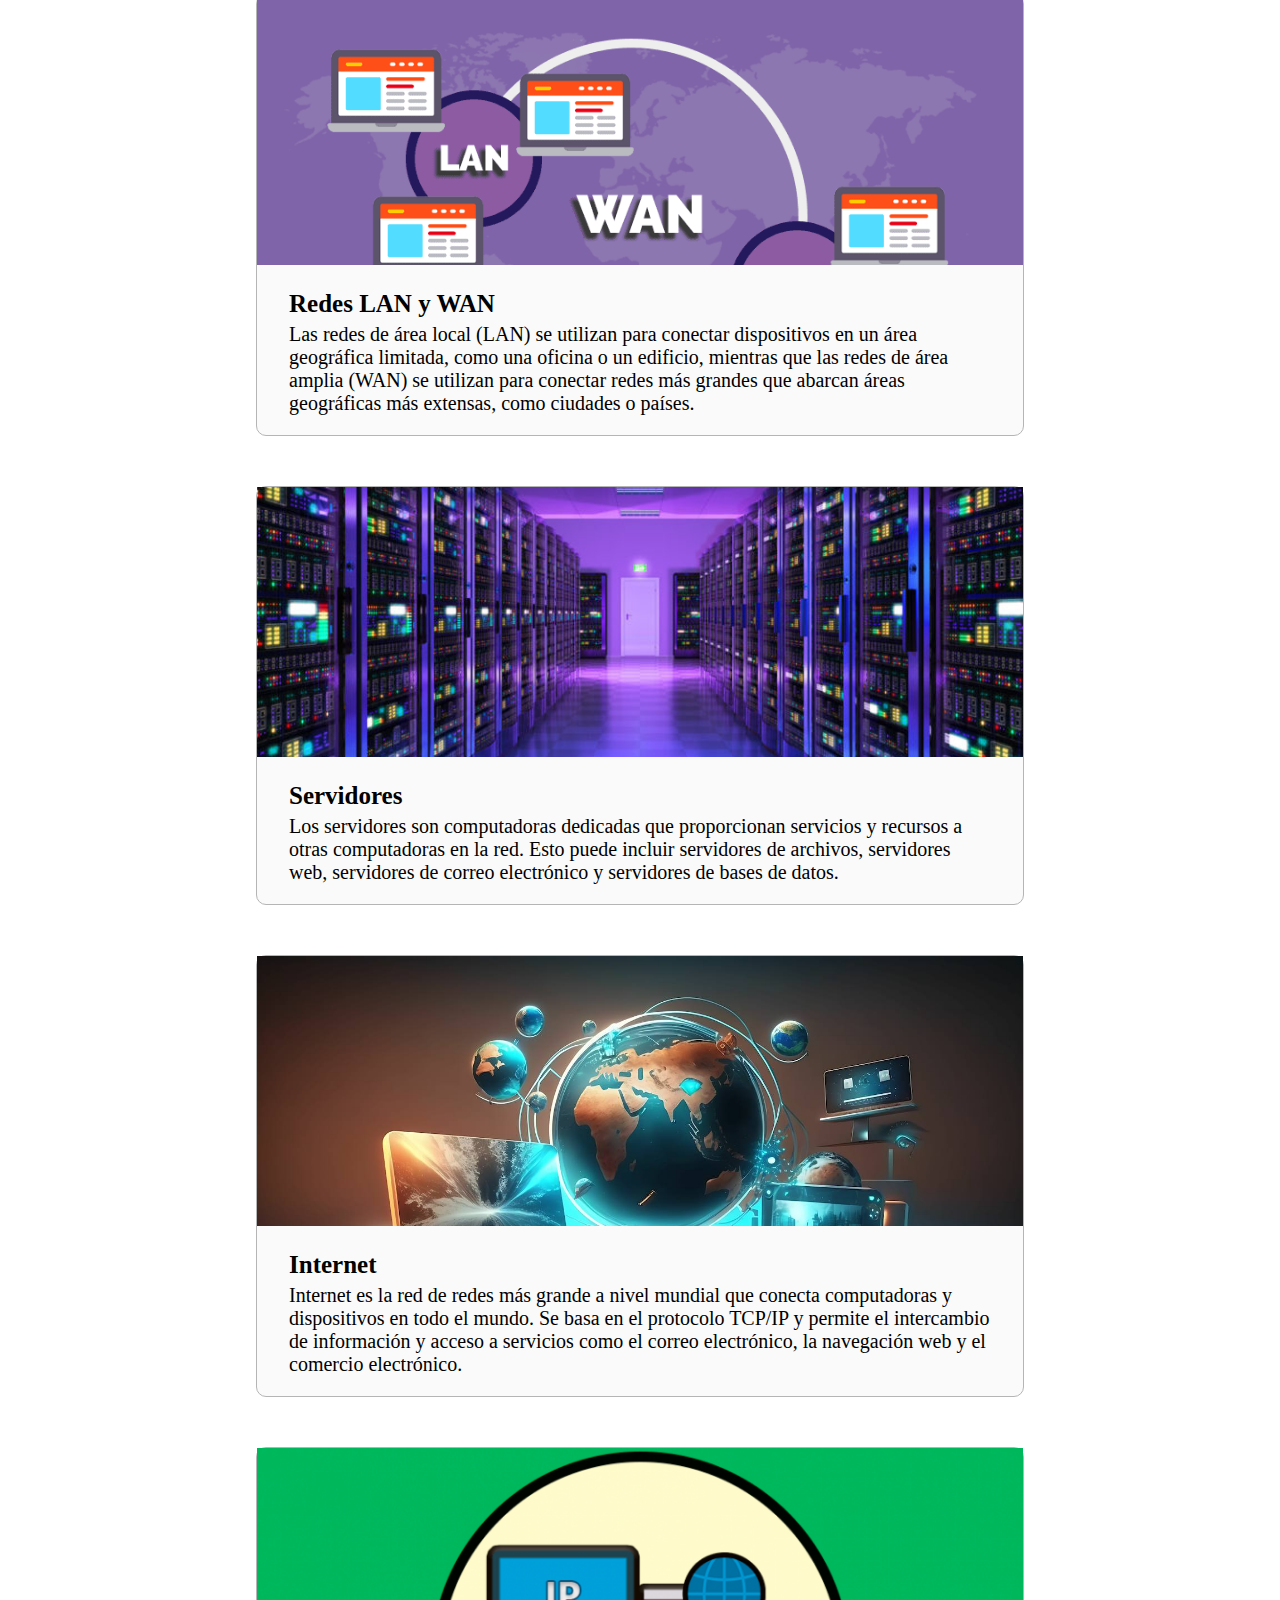
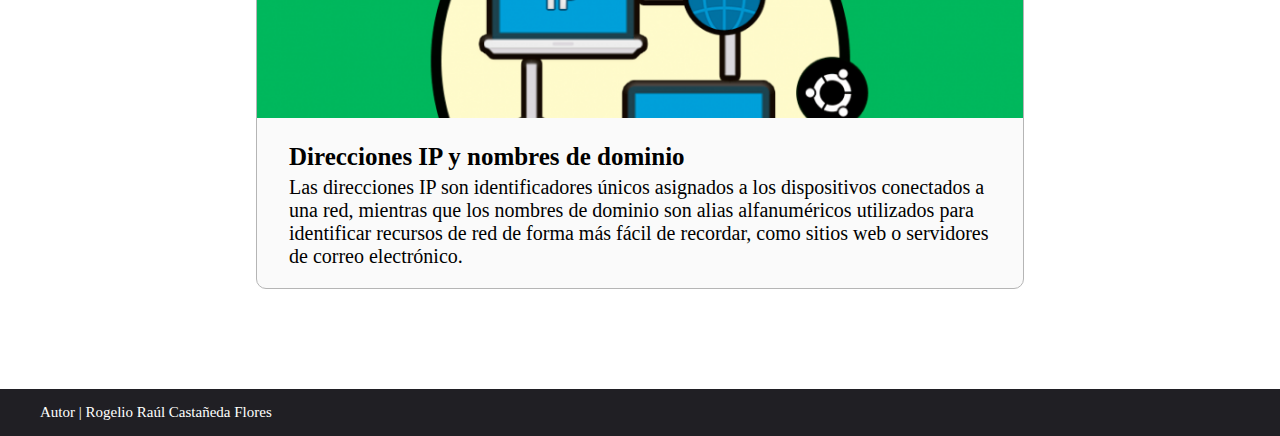
<file: cursos/redes.html>
<!DOCTYPE html>
<html lang="en">

<head>
    <meta charset="UTF-8">
    <meta name="viewport" content="width=device-width, initial-scale=1.0">
    <link rel="stylesheet" href="./temas.css">
    <link rel="icon" type="image/png" href="../img/nav-logo.svg">
    <title>RF | Redes de computadoras</title>
</head>

<body>
    <nav id="nav-bar">
        <div id="navlogo-container">
            <img id="logo" src="../img/nav-logo.svg" alt="Logo">
        </div>
        <input type="checkbox" id="menu">
        <label for="menu"><img src="../img/menu.svg" alt="Menu"></label>
        <div id="nav-items">
            <ul>
                <li><a class="main-about" href="../index.html">Inicio</a></li>
                <li><a class="main-about" href="../aboutMe/aboutMe.html">Sobre mí</a></li>
            </ul>
        </div>
    </nav>

    <div id="texto_card">
        <div id="info-itemDesc">
            <div class="info-image" style="background-image: url(../img/redes.svg);">

            </div>
            <div class="info-text">
                <h2>Redes de computadoras</h2>
                <h3>Descripción:</h3>
                <p>
                    Las redes de computadoras se refieren a la conexión y comunicación entre varias computadoras y
                    dispositivos para compartir recursos y facilitar la transferencia de datos.
                    <br>
                    A continuación se presentan puntos importantes de las redes de computadoras.
                </p>
            </div>
        </div>
    </div>

    <div id="info-container">
        <div class="info-item">
            <div class="info-image" style="background-image: url(../img/redes/1.jpg);">

            </div>
            <div class="info-text">
                <h3>Topología de red</h3>
                <p>
                    La topología de red se refiere a la estructura física o lógica de cómo están conectados los
                    dispositivos en una red. Las topologías comunes incluyen la red en estrella, la red en bus, la red
                    en anillo y la red de malla.
                </p>
            </div>
        </div>
        <div class="info-item">
            <div class="info-image" style="background-image: url(../img/redes/2.jpg);">

            </div>
            <div class="info-text">
                <h3>Protocolos y estándares</h3>
                <p>
                    Los protocolos y estándares son conjuntos de reglas y normas que definen cómo los dispositivos en
                    una red se comunican entre sí. Algunos protocolos y estándares comunes son TCP/IP, Ethernet, Wi-Fi,
                    SNMP (Protocolo Simple de Administración de Red) y DNS (Sistema de Nombres de Dominio).
                </p>
            </div>
        </div>
        <div class="info-item">
            <div class="info-image" style="background-image: url(../img/redes/3.jpg);">

            </div>
            <div class="info-text">
                <h3>Redes LAN y WAN</h3>
                <p>
                    Las redes de área local (LAN) se utilizan para conectar dispositivos en un área geográfica limitada,
                    como una oficina o un edificio, mientras que las redes de área amplia (WAN) se utilizan para
                    conectar redes más grandes que abarcan áreas geográficas más extensas, como ciudades o países.
                </p>
            </div>
        </div>
        <div class="info-item">
            <div class="info-image" style="background-image: url(../img/redes/4.jpg);">

            </div>
            <div class="info-text">
                <h3>Servidores</h3>
                <p>
                    Los servidores son computadoras dedicadas que proporcionan servicios y recursos a otras computadoras
                    en la red. Esto puede incluir servidores de archivos, servidores web, servidores de correo
                    electrónico y servidores de bases de datos.
                </p>
            </div>
        </div>
        <div class="info-item">
            <div class="info-image" style="background-image: url(../img/redes/5.jpg);">

            </div>
            <div class="info-text">
                <h3>Internet</h3>
                <p>
                    Internet es la red de redes más grande a nivel mundial que conecta computadoras y dispositivos en
                    todo el mundo. Se basa en el protocolo TCP/IP y permite el intercambio de información y acceso a
                    servicios como el correo electrónico, la navegación web y el comercio electrónico.
                </p>
            </div>
        </div>
        <div class="info-item">
            <div class="info-image" style="background-image: url(../img/redes/6.jpg);">

            </div>
            <div class="info-text">
                <h3>Direcciones IP y nombres de dominio</h3>
                <p>
                    Las direcciones IP son identificadores únicos asignados a los dispositivos conectados a una red,
                    mientras que los nombres de dominio son alias alfanuméricos utilizados para identificar recursos de
                    red de forma más fácil de recordar, como sitios web o servidores de correo electrónico.
                </p>
            </div>
        </div>
    </div>
    <footer id="pie-pagina">
        <p id="derechos">Autor | Rogelio Raúl Castañeda Flores</p>
    </footer>
</body>

</html>
</file>
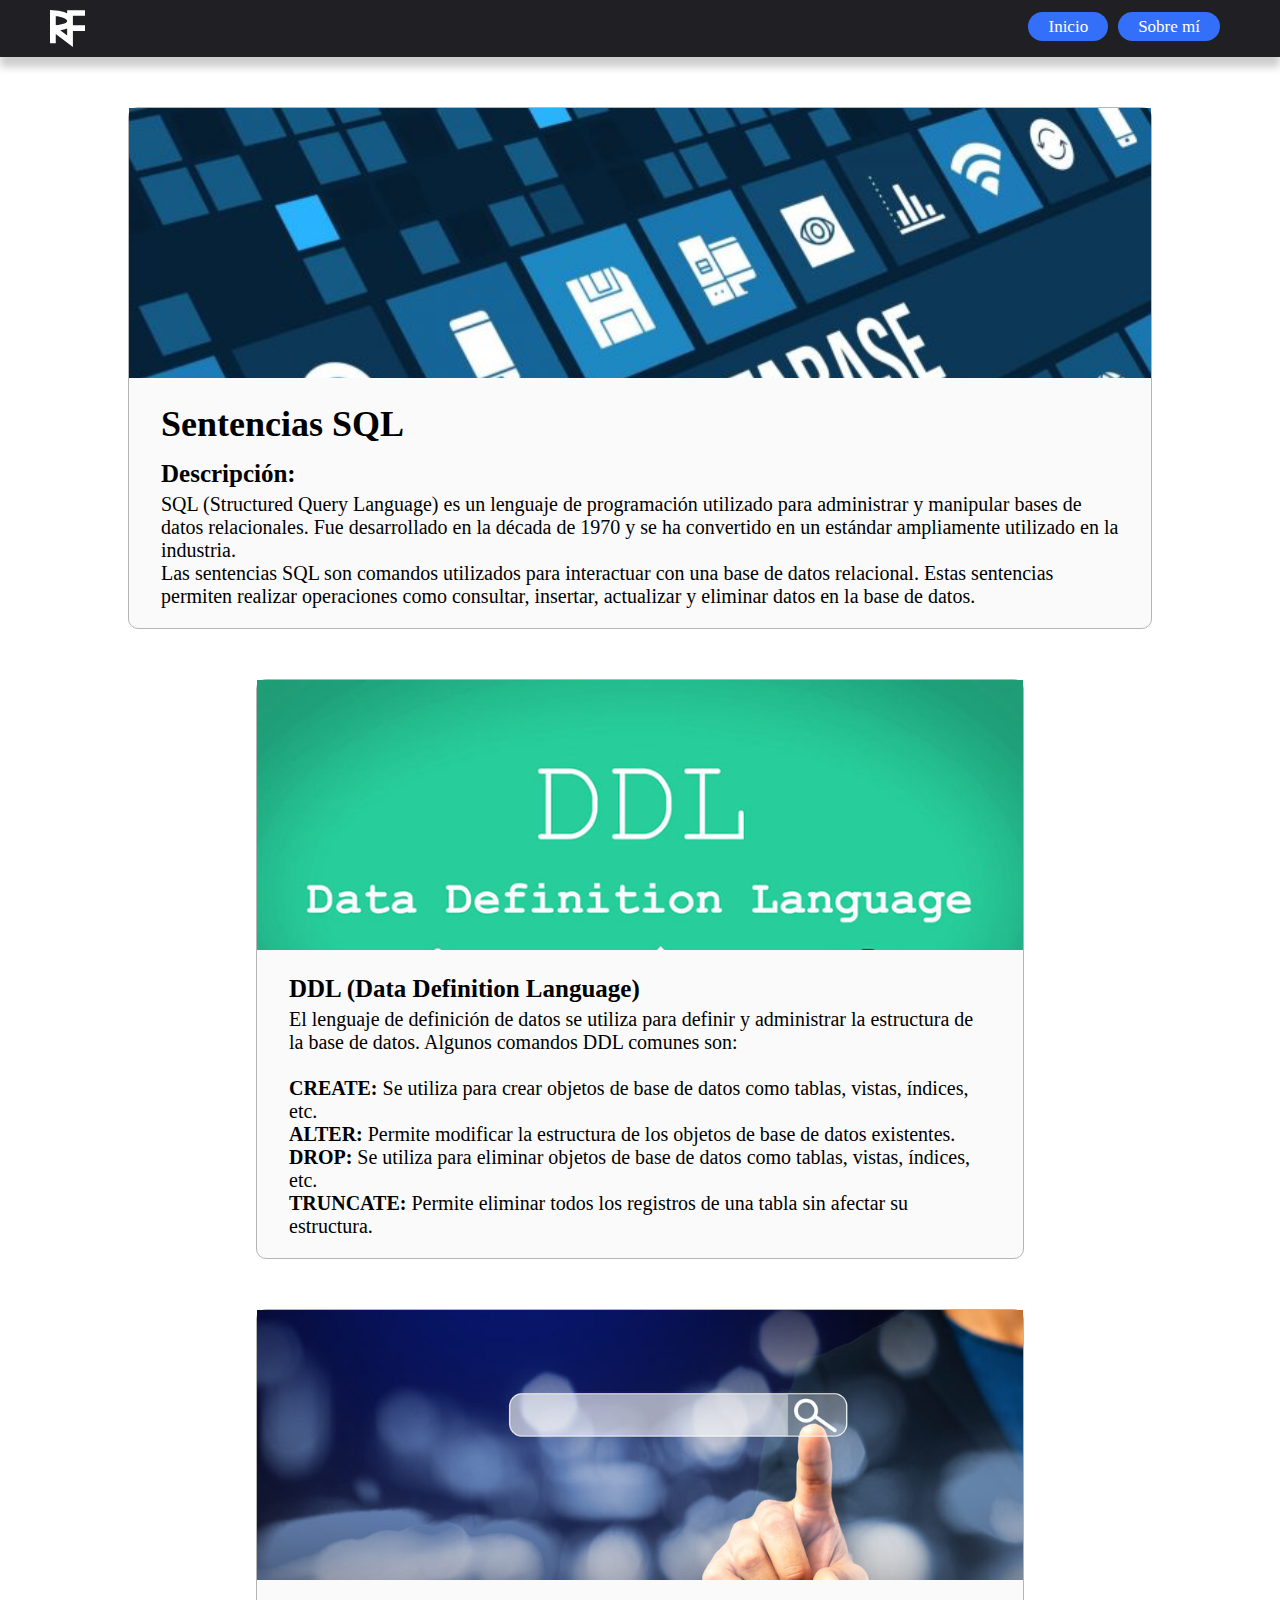
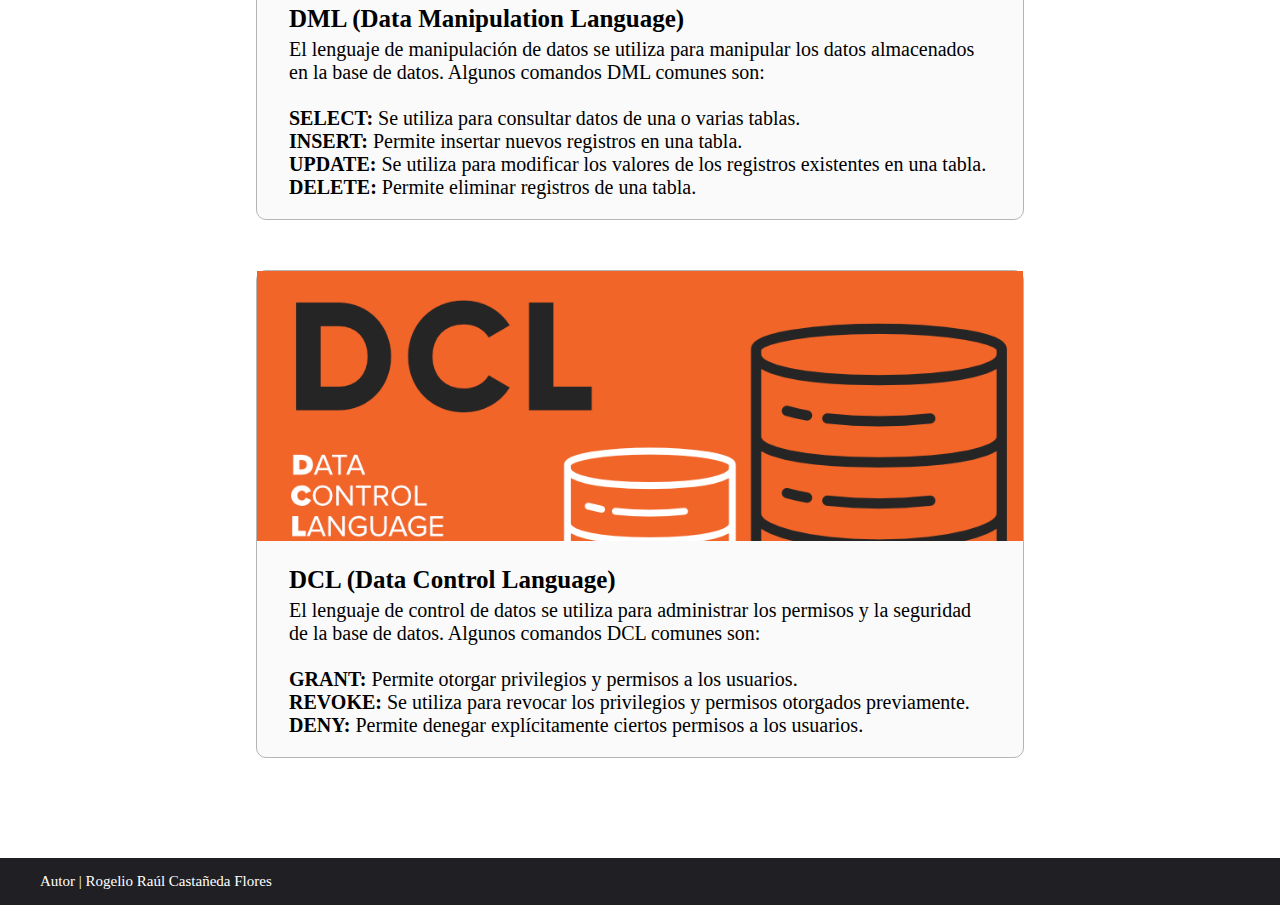
<file: cursos/sentenciasSQL.html>
<!DOCTYPE html>
<html lang="en">

<head>
    <meta charset="UTF-8">
    <meta name="viewport" content="width=device-width, initial-scale=1.0">
    <link rel="stylesheet" href="./temas.css">
    <link rel="icon" type="image/png" href="../img/nav-logo.svg">
    <title>RF | Sentencias SQL</title>
</head>

<body>
    <nav id="nav-bar">
        <div id="navlogo-container">
            <img id="logo" src="../img/nav-logo.svg" alt="Logo">
        </div>
        <input type="checkbox" id="menu">
        <label for="menu"><img src="../img/menu.svg" alt="Menu"></label>
        <div id="nav-items">
            <ul>
                <li><a class="main-about" href="../index.html">Inicio</a></li>
                <li><a class="main-about" href="../aboutMe/aboutMe.html">Sobre mí</a></li>
            </ul>
        </div>
    </nav>

    <div id="texto_card">
        <div id="info-itemDesc">
            <div class="info-image" style="background-image: url(../img/database.svg);">

            </div>
            <div class="info-text">
                <h2>Sentencias SQL</h2>
                <h3>Descripción:</h3>
                <p>
                    SQL (Structured Query Language) es un lenguaje de programación utilizado para administrar y
                    manipular bases de datos relacionales. Fue desarrollado en la década de 1970 y se ha convertido en
                    un estándar ampliamente utilizado en la industria. <br>
                    Las sentencias SQL son comandos utilizados para interactuar con una base
                    de datos relacional. Estas sentencias permiten realizar operaciones como consultar, insertar,
                    actualizar y eliminar datos en la base de datos.
                </p>
            </div>
        </div>
    </div>

    <div id="info-container">
        <div class="info-item">
            <div class="info-image" style="background-image: url(../img/sentenciasSQL/1.jpg);">

            </div>
            <div class="info-text">
                <h3>DDL (Data Definition Language)</h3>
                <p>
                    El lenguaje de definición de datos se utiliza para definir y administrar la estructura de la base de
                    datos. Algunos comandos DDL comunes son: <br> <br>
                    <strong>CREATE: </strong>Se utiliza para crear objetos de base de datos como tablas, vistas,
                    índices, etc. <br>
                    <strong>ALTER: </strong>Permite modificar la estructura de los objetos de base de datos existentes.
                    <br>
                    <strong>DROP: </strong>Se utiliza para eliminar objetos de base de datos como tablas, vistas,
                    índices, etc.<br>
                    <strong>TRUNCATE: </strong>Permite eliminar todos los registros de una tabla sin afectar su
                    estructura.<br>
                </p>
            </div>
        </div>
        <div class="info-item">
            <div class="info-image" style="background-image: url(../img/sentenciasSQL/2.jpg);">

            </div>
            <div class="info-text">
                <h3>DML (Data Manipulation Language)</h3>
                <p>
                    El lenguaje de manipulación de datos se utiliza para manipular los datos almacenados en la base de
                    datos. Algunos comandos DML comunes son: <br><br>
                    <strong>SELECT: </strong>Se utiliza para consultar datos de una o varias tablas. <br>
                    <strong>INSERT: </strong>Permite insertar nuevos registros en una tabla.<br>
                    <strong>UPDATE: </strong>Se utiliza para modificar los valores de los registros existentes en una
                    tabla.<br>
                    <strong>DELETE: </strong>Permite eliminar registros de una tabla.<br>
                </p>
            </div>
        </div>
        <div class="info-item">
            <div class="info-image" style="background-image: url(../img/sentenciasSQL/3.png);">

            </div>
            <div class="info-text">
                <h3>DCL (Data Control Language)</h3>
                <p>
                    El lenguaje de control de datos se utiliza para administrar los permisos y la seguridad de la base
                    de datos. Algunos comandos DCL comunes son:<br><br>
                    <strong>GRANT: </strong>Permite otorgar privilegios y permisos a los usuarios.<br>
                    <strong>REVOKE: </strong>Se utiliza para revocar los privilegios y permisos otorgados
                    previamente.<br>
                    <strong>DENY: </strong>Permite denegar explícitamente ciertos permisos a los usuarios.<br>
                </p>
            </div>
        </div>
    </div>
    <footer id="pie-pagina">
        <p id="derechos">Autor | Rogelio Raúl Castañeda Flores</p>
    </footer>
</body>

</html>
</file>
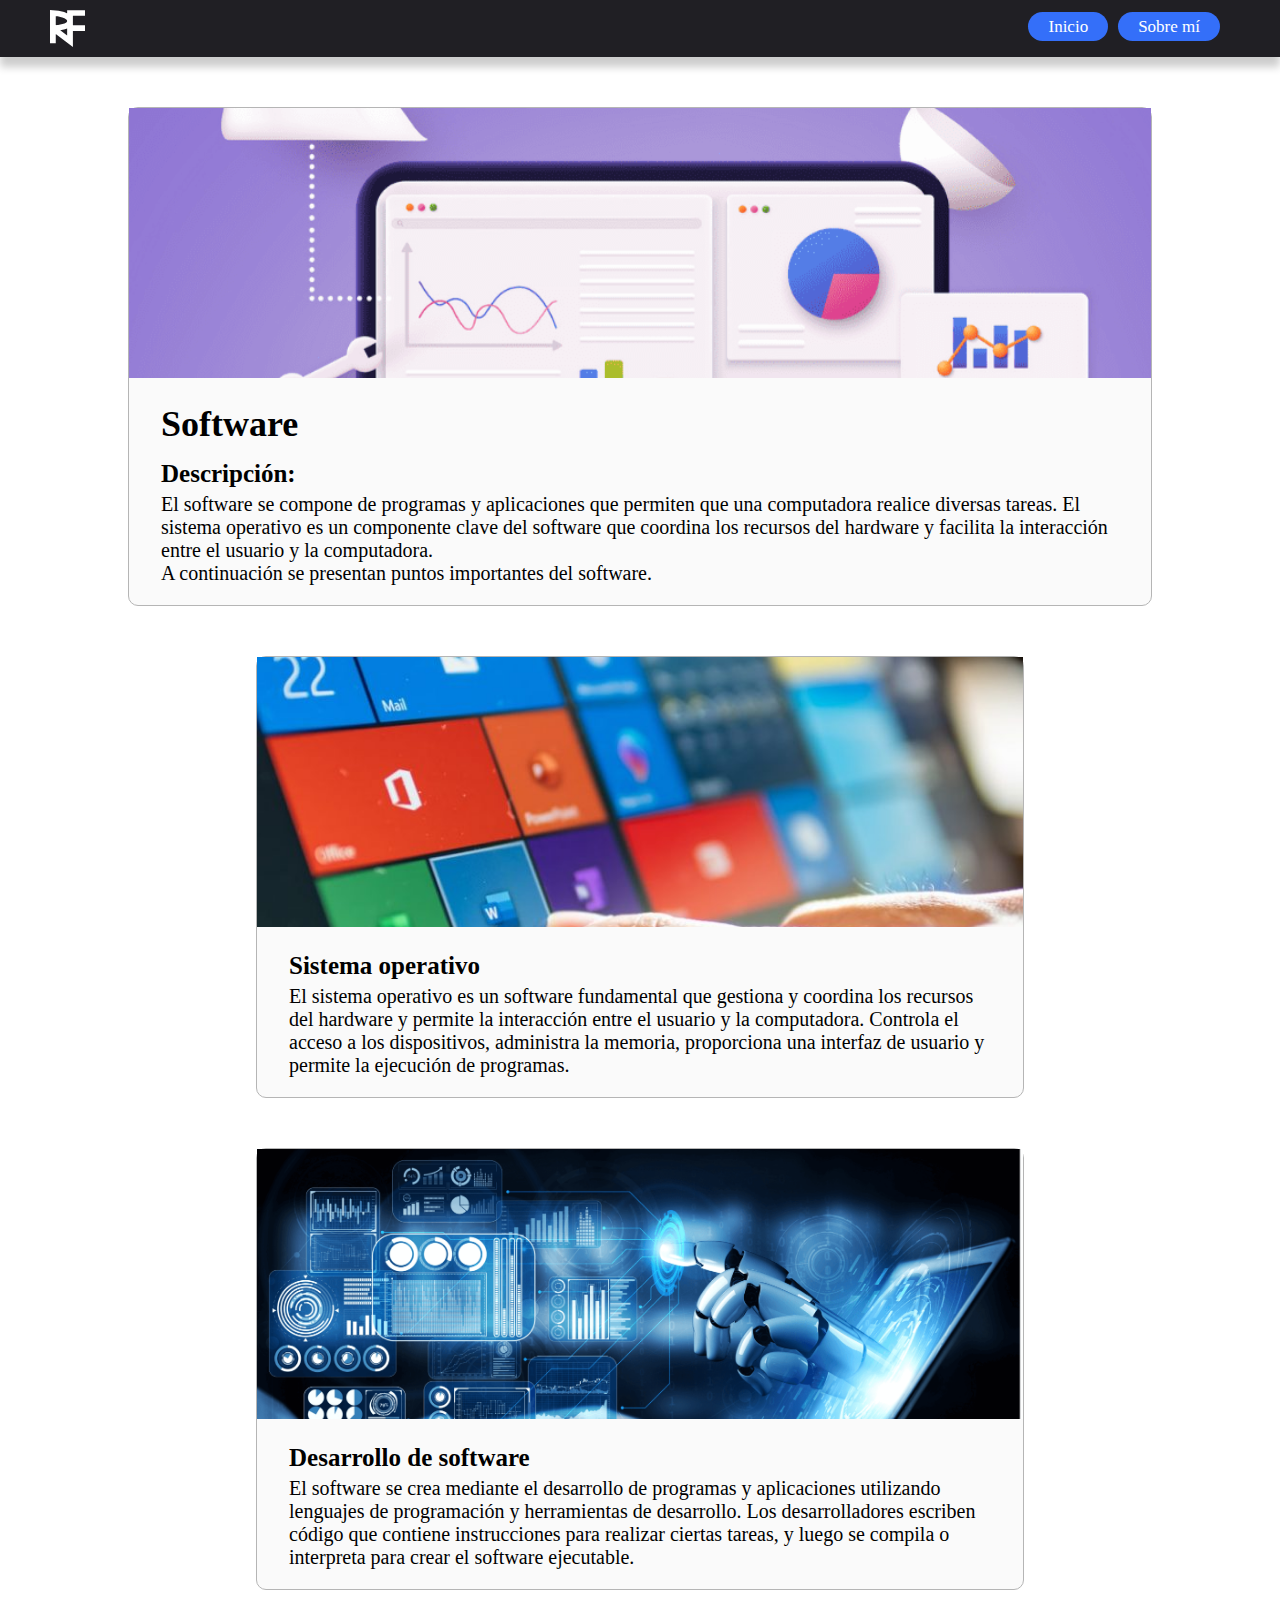
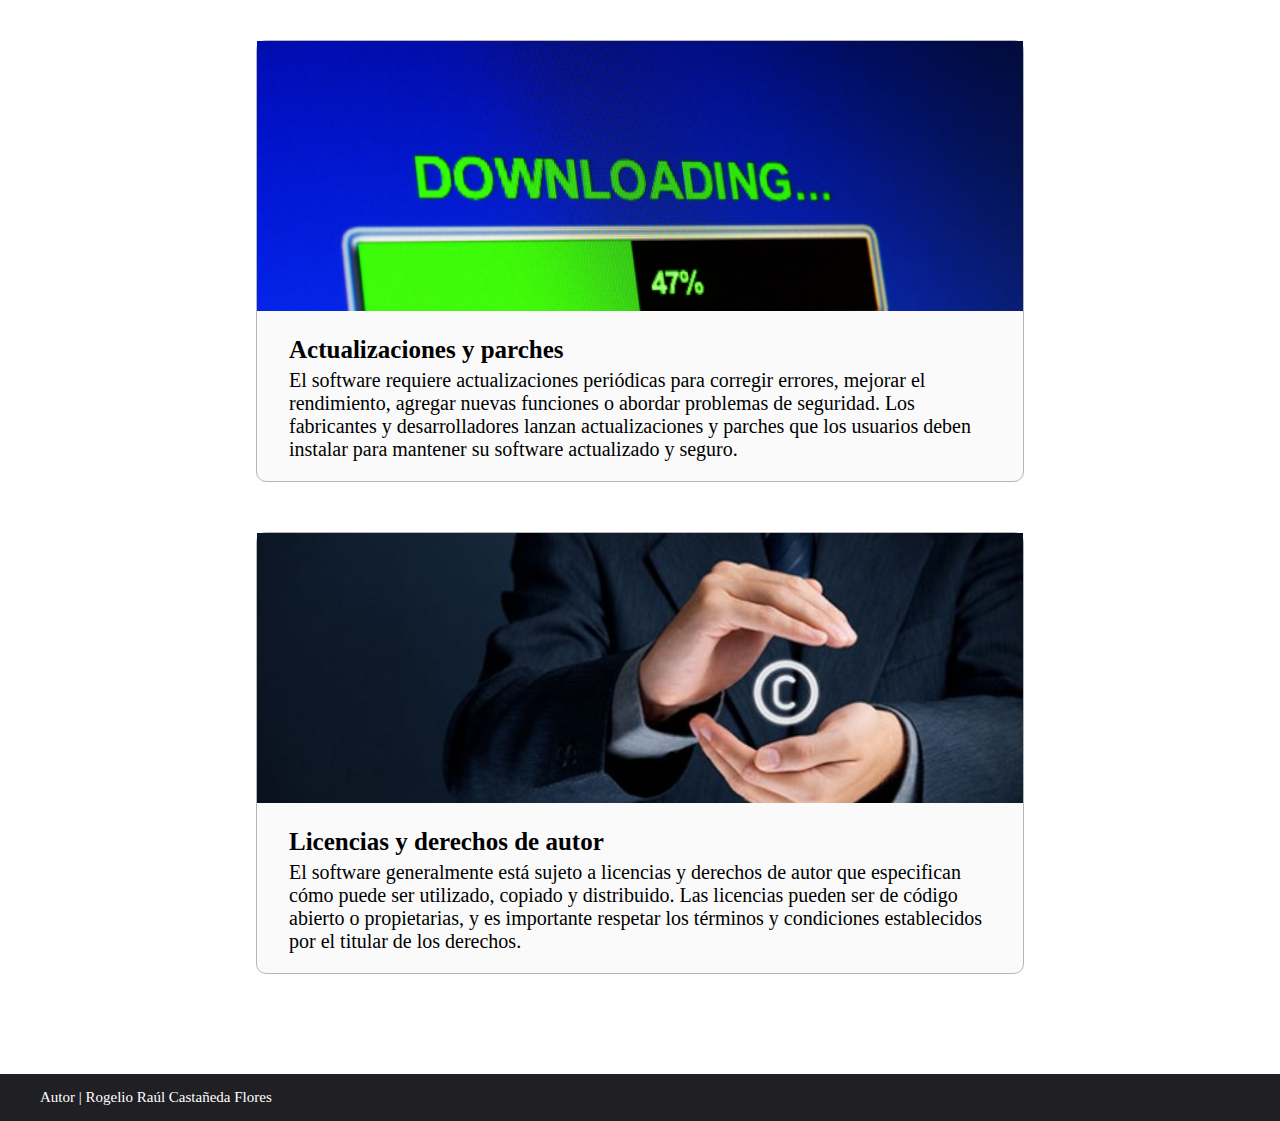
<file: cursos/software.html>
<!DOCTYPE html>
<html lang="en">

<head>
    <meta charset="UTF-8">
    <meta name="viewport" content="width=device-width, initial-scale=1.0">
    <link rel="stylesheet" href="./temas.css">
    <link rel="icon" type="image/png" href="../img/nav-logo.svg">
    <title>RF | Software</title>
</head>

<body>
    <nav id="nav-bar">
        <div id="navlogo-container">
            <img id="logo" src="../img/nav-logo.svg" alt="Logo">
        </div>
        <input type="checkbox" id="menu">
        <label for="menu"><img src="../img/menu.svg" alt="Menu"></label>
        <div id="nav-items">
            <ul>
                <li><a class="main-about" href="../index.html">Inicio</a></li>
                <li><a class="main-about" href="../aboutMe/aboutMe.html">Sobre mí</a></li>
            </ul>
        </div>
    </nav>

    <div id="texto_card">
        <div id="info-itemDesc">
            <div class="info-image" style="background-image: url(../img/software.svg);">

            </div>
            <div class="info-text">
                <h2>Software</h2>
                <h3>Descripción:</h3>
                <p>
                    El software se compone de programas y aplicaciones que permiten que una computadora realice diversas
                    tareas. El sistema operativo es un componente clave del software que coordina los recursos del
                    hardware y facilita la interacción entre el usuario y la computadora.
                    <br>
                    A continuación se presentan puntos importantes del software.
                </p>
            </div>
        </div>
    </div>

    <div id="info-container">
        <div class="info-item">
            <div class="info-image" style="background-image: url(../img/software/1.jpg);">

            </div>
            <div class="info-text">
                <h3>Sistema operativo</h3>
                <p>
                    El sistema operativo es un software fundamental que gestiona y coordina los recursos del hardware y
                    permite la interacción entre el usuario y la computadora. Controla el acceso a los dispositivos,
                    administra la memoria, proporciona una interfaz de usuario y permite la ejecución de programas.
                </p>
            </div>
        </div>
        <div class="info-item">
            <div class="info-image" style="background-image: url(../img/software/2.jpg);">

            </div>
            <div class="info-text">
                <h3>Desarrollo de software</h3>
                <p>
                    El software se crea mediante el desarrollo de programas y aplicaciones utilizando lenguajes de
                    programación y herramientas de desarrollo. Los desarrolladores escriben código que contiene
                    instrucciones para realizar ciertas tareas, y luego se compila o interpreta para crear el software
                    ejecutable.
                </p>
            </div>
        </div>
        <div class="info-item">
            <div class="info-image" style="background-image: url(../img/software/3.jpg);">

            </div>
            <div class="info-text">
                <h3>Actualizaciones y parches</h3>
                <p>
                    El software requiere actualizaciones periódicas para corregir errores, mejorar el rendimiento,
                    agregar nuevas funciones o abordar problemas de seguridad. Los fabricantes y desarrolladores lanzan
                    actualizaciones y parches que los usuarios deben instalar para mantener su software actualizado y
                    seguro.
                </p>
            </div>
        </div>
        <div class="info-item">
            <div class="info-image" style="background-image: url(../img/software/4.jpg);">

            </div>
            <div class="info-text">
                <h3>Licencias y derechos de autor</h3>
                <p>
                    El software generalmente está sujeto a licencias y derechos de autor que especifican cómo puede ser
                    utilizado, copiado y distribuido. Las licencias pueden ser de código abierto o propietarias, y es
                    importante respetar los términos y condiciones establecidos por el titular de los derechos.
                </p>
            </div>
        </div>
    </div>
    <footer id="pie-pagina">
        <p id="derechos">Autor | Rogelio Raúl Castañeda Flores</p>
    </footer>
</body>

</html>
</file>
<file: index.css>
body {
    margin: 0;
    font-size: 24px;
}

a {
    text-decoration: none;
}

#nav-bar {
    background-color: #201F24;
    display: flex;
    padding: 0 50px 0 50px;
    box-shadow: 0 10px 8px 0 rgba(0, 0, 0, .2);
}

#navlogo-container {
    width: 50%;
    display: flex;
    justify-content: flex-start;
    margin-top: 10px;
    margin-bottom: 10px;
}

#nav-items {
    width: 50%;
    font-size: 17px;
}

ul {
    list-style: none;
}

#menu {
    display: none;
}

label {
    display: none;
    width: 30px;
    height: 30px;
    padding: 10px;
    border-right: 1px solid #ffffff;
}

ul {
    display: flex;
    justify-content: flex-end;
    justify-self: flex-end;
}

.nav-item {
    color: white;
}

#selected {
    color: #ffffff;
    background-color: #201F24;
}

#logo {
    width: 35px;
}

.main-about {
    background-color: #346ff9;
    color: white;
    margin-bottom: 10px;
    padding: 5px 20px 5px 20px;
    border-radius: 40px;
    font-size: 17px;
    margin-right: 10px;
}

#main-div {
    display: flex;
    background-color: #346ff9;
    justify-content: center;
    align-items: center;
}

#main-description p {
    color: rgb(219, 219, 219);
}

#main-text {
    width: 50%;
    padding: 0px 70px 0px 70px;
}

#main-images {
    width: 50%;
    display: flex;
    justify-content: space-between;
    margin-top: 40px;
    margin-bottom: 40px;
    margin-right: 40px;
}

#main-logo-container {
    display: flex;
    justify-content: center;
    align-items: center;
}

#main-logo {
    height: 100px;
}

.title-courses h2 {
    padding: 0 10% 0 10%;
    margin-top: 50px;
}

.title-courses h3 {
    padding: 0 11% 0 11%;
    margin: 0
}

.container-card {
    display: flex;
    padding: 0 10% 0 10%;
    align-items: center;
    justify-content: space-around;
    margin: 40px 0 40px 0;
}

.div-card {
    background-color: #E8E8E8;
    box-shadow: 0 4px 8px 0 rgba(0, 0, 0, 0.2);
    transition: 0.3s;
    width: 30%;
    border-radius: 0 0 50px 50px;
}

.div-card:hover {
    box-shadow: 0 8px 16px 0 rgb(0, 0, 0, 0.4);
}

.card {
    text-decoration: none;
    color: black;
}

.card:hover {
    color: #346ff9;
}

.card_container {
    padding: 0 16px;
    text-align: center;
}

#pie-pagina {
    padding-left: 40px;
    background-color: #201F24;
    justify-content: flex-start;
    align-items: center;
    display: flex;
    font-size: 15px;
    color: white;
}

.section-button {
    padding: 1vh;
}

.sections-container {
    display: grid;
    column-gap: 0px;
    grid-template-columns: auto auto auto auto auto;
    width: 100%;
}

.section-button {
    border-right: 0.5px solid #201F24;
    border-bottom: 0.5px solid #201F24;
    border-top: 0.5px solid #201F24;
    text-align: center;
    display: flex;
    justify-content: center;
    align-items: center;
    background-color: #b4caff;
}

.section-button:hover {
    cursor: pointer;
}

@media only screen and (max-width: 1200px) {
    #navlogo-container {
        width: 35%;
    }

    #nav-items {
        width: 65%;
    }

    #main-text {
        width: 35%;
    }

    #main-images {
        width: 65%;
    }

    #main-div {
        padding: 20px 0px 20px 0px;
    }

    .sections-container {
        font-size: 2.3vw;
    }

    #main-div {
        font-size: 2.5vw;
    }

    .section {
        font-size: 2.5vw;
    }
}

@media only screen and (max-width: 950px) {
    #main-div {
        padding: 35px 120px 35px 120px;
        flex-direction: column;
    }

    #main-text {
        width: 100%;
    }

    #main-images {
        width: 100%;
        margin-bottom: 0;
        margin-right: 0;
    }

    #navlogo-container {
        width: 22%;
    }

    #nav-items {
        width: 78%;
    }

    .sections-container {
        font-size: 2.8vw;
    }

    #main-div {
        font-size: 2.5vw;
    }

    .section {
        font-size: 2.8vw;
    }
}

@media only screen and (max-width: 768px) {
    label {
        display: inline-flex;
    }

    #nav-bar {
        flex-direction: column;
    }

    #nav-items ul {
        flex-direction: column;
        text-align: center;
    }

    #nav-items li {
        border-top: 1px solid #ffffff;
    }

    #menu:checked~#nav-items {
        display: none;
        margin: 0;
    }

    #navlogo-container {
        display: none;
    }

    #main-div {
        padding: 35px 40px 35px 40px;
    }

    .container-card {
        flex-direction: column;
        justify-content: center;
        margin-top: 0;
        padding: 0;
    }

    #main-text {
        padding-right: 0;
        padding-left: 0;
    }

    .div-card {
        width: 70%;
        margin-top: 50px;
    }

    #title-courses h2 {
        margin-bottom: 0;
    }

    #nav-bar {
        padding: 0 20px 0 20px;
    }

    #nav-items {
        width: 90%;
    }

    #navlogo-container {
        width: 15%;
    }

    li {
        display: flex;
        justify-content: center;
        align-items: center;
        padding: 20px;
    }

    .sections-container {
        font-size: 2.8vw;
    }

    #main-div {
        font-size: 3vw;
    }

    .section {
        font-size: 3vw;
    }
}

@media only screen and (max-width: 650px) {
    #main-images {
        display: none;
    }

    .sections-container {
        font-size: 3.4vw;
    }

    #main-div {
        font-size: 4vw;
    }

    #nav-bar {
        font-size: 4vw;
    }

    .section {
        font-size: 3.6vw;
    }
}

@media only screen and (max-width: 620px) {
    .sections-container {
        font-size: 3.5vw;
        grid-template-columns: auto;
    }

    #main-div {
        font-size: 4vw;
    }

    #nav-bar {
        font-size: 4vw;
    }

    .section {
        font-size: 4vw;
    }
}

@media only screen and (max-width: 550px) {
    #main-div {
        font-size: 4.2vw;
    }

    #nav-bar {
        font-size: 4.2vw;
    }

    .sections-container {
        font-size: 4.2vw;
    }

    .section {
        font-size: 4.2vw;
    }

}

@media only screen and (max-width: 450px) {
    #main-div {
        font-size: 6vw;
    }

    #nav-bar {
        font-size: 6vw;
    }

    .sections-container {
        font-size: 6vw;
    }

    .section {
        font-size: 6vw;
    }

}
</file>
<file: aboutMe/aboutMe.css>
body {
    margin: 0;
    height: 100vh;
}

a {
    text-decoration: none;
}

#nav-bar {
    background-color: #201F24;
    display: flex;
    padding: 0 50px 0 50px;
    box-shadow: 0 10px 8px 0 rgba(0, 0, 0, .2);
}

#navlogo-container {
    width: 50%;
    display: flex;
    justify-content: flex-start;
    margin-top: 10px;
    margin-bottom: 10px;
}

#nav-items {
    width: 50%;
    font-size: 17px;
}

ul {
    list-style: none;
}

#menu {
    display: none;
}

label {
    display: none;
    width: 30px;
    height: 30px;
    padding: 10px;
    border-right: 1px solid #ffffff;
}

ul {
    display: flex;
    justify-content: flex-end;
    justify-self: flex-end;
}

.nav-item {
    color: white;
}

#selected {
    color: #ffffff;
    background-color: #201F24;
}

#logo {
    width: 35px;
}

#logo-S {
    width: 100px;
}

.main-about {
    background-color: #346ff9;
    color: white;
    margin-bottom: 10px;
    padding: 5px 20px 5px 20px;
    border-radius: 40px;
    font-size: 17px;
    margin-right: 10px;
}


#aboutContainer {
    display: flex;
    justify-content: center;
    align-items: center;
    height: 90vh;
}

#container {
    display: flex;
    justify-content: center;
    align-items: center;
    height: 90%;
    width: 90%;
    box-shadow: 0 10px 8px 0 rgba(0, 0, 0, .2);
}

#info-section {
    background-color: #346ff9;
    height: 100%;
    width: 40%;
    display: flex;
    justify-content: center;
    align-items: center;
    flex-direction: column;
}

#info-section h1 {
    text-align: center;
}

#bienvenida {
    margin: 0;
    margin-top: 20px;
    margin-right: 10px;
    margin-left: 10px;
}

#description {
    font-size: 20px;
    margin-right: 50px;
    margin-left: 50px;
}

.login-register {
    background-color: white;
    color: #6644ED;
    padding: 5px 20px 5px 20px;
    border-radius: 40px;
    font-size: 17px;
}

#login {
    background-color: #6644ED;
    color: white;
}

#login-section {
    background-color: #201F24;
    height: 100%;
    width: 60%;
    display: flex;
    justify-content: center;
    align-items: center;
    flex-direction: column;
    color: white;
}

.inputs {
    width: 70%;
    height: 10%;
    font-size: 15px;
    padding-left: 10px;
    margin-bottom: 20px;
}

.video-responsive {
    height: 50%;
    width: 100%;
    display: flex;
    justify-content: center;
    align-items: center;
}

.video-responsive iframe,
.video-responsive object,
.video-responsive embed {
    height: 100%;
    width: 80%;
}

@media only screen and (max-width: 860px) {
    #container {
        flex-direction: column;
        height: 90%;
        width: 90%;
    }

    #info-section {
        height: 45%;
        width: 100%;
    }

    #login-section {
        height: 55%;
        width: 100%;
    }

    #logo-S {
        width: 70px;
    }

    #bienvenida {
        font-size: 25px;
    }

    #description {
        font-size: 15px;
        margin-top: 10px;
        margin-bottom: 10px;
        margin-right: 30px;
        margin-left: 30px;
    }

    .login-register {
        font-size: 15px;
    }

    h1 {
        font-size: 24px;
        margin-bottom: 10px;
    }

    .inputs {
        margin-bottom: 15px;
        font-size: 11px;
        padding-left: 7px;
    }
}

@media only screen and (max-width: 425px) {

    #logo-S {
        width: 60px;
    }

    #bienvenida {
        font-size: 20px;
    }

    #description {
        font-size: 13px;
    }

    .login-register {
        font-size: 13px;
    }
}




@media only screen and (max-width: 1200px) {
    #navlogo-container {
        width: 35%;
    }

    #nav-items {
        width: 65%;
    }
}

@media only screen and (max-width: 950px) {

    #navlogo-container {
        width: 22%;
    }

    #nav-items {
        width: 78%;
    }
}

@media only screen and (max-width: 768px) {
    label {
        display: inline-flex;
    }

    #nav-bar {
        flex-direction: column;
    }

    #nav-items ul {
        flex-direction: column;
        text-align: center;
    }

    #nav-items li {
        border-top: 1px solid #ffffff;
    }

    #menu:checked~#nav-items {
        display: none;
        margin: 0;
    }

    #navlogo-container {
        display: none;
    }

    #nav-bar {
        padding: 0 20px 0 20px;
    }

    #nav-items {
        width: 90%;
    }

    #navlogo-container {
        width: 15%;
    }

    li {
        display: flex;
        justify-content: center;
        align-items: center;
        padding: 20px;
    }
}

@media only screen and (max-width: 650px) {

    #nav-bar {
        font-size: 4vw;
    }
}

@media only screen and (max-width: 620px) {
    #nav-bar {
        font-size: 4vw;
    }
}

@media only screen and (max-width: 550px) {
    #nav-bar {
        font-size: 4.2vw;
    }
}

@media only screen and (max-width: 450px) {
    #nav-bar {
        font-size: 6vw;
    }
}
</file>
<file: cursos/temas.css>
body {
    margin: 0;
    font-size: 24px;
}

a {
    text-decoration: none;
}

#nav-bar {
    background-color: #201F24;
    display: flex;
    padding: 0 50px 0 50px;
    box-shadow: 0 10px 8px 0 rgba(0, 0, 0, .2);
}

#navlogo-container {
    width: 50%;
    display: flex;
    justify-content: flex-start;
    margin-top: 10px;
    margin-bottom: 10px;
}

#nav-items {
    width: 50%;
    font-size: 17px;
}

ul {
    list-style: none;
}

#menu {
    display: none;
}

label {
    display: none;
    width: 30px;
    height: 30px;
    padding: 10px;
    border-right: 1px solid #ffffff;
}

ul {
    display: flex;
    justify-content: flex-end;
    justify-self: flex-end;
}

.nav-item {
    color: white;
}

#logo {
    width: 35px;
}

.main-about {
    background-color: #346ff9;
    color: white;
    margin-bottom: 10px;
    padding: 5px 20px 5px 20px;
    border-radius: 40px;
    font-size: 17px;
    margin-right: 10px;
}


#pie-pagina {
    padding-left: 40px;
    background-color: #201F24;
    justify-content: flex-start;
    align-items: center;
    display: flex;
    font-size: 15px;
    color: white;
}

#course {
    display: flex;
    justify-content: center;
    align-items: center;
    flex-direction: column;
}

#login {
    background-color: #6644ED;
    color: white;
    margin-top: 15px;
    padding: 5px 20px 5px 20px;
    border-radius: 40px;
    font-size: 20px;
}

#texto_card {
    display: flex;
    padding-left: 10%;
    padding-right: 10%;
    margin-bottom: 50px;
    margin-top: 50px;
}

#texto_informacion {
    display: flex;
    justify-content: center;
    flex-direction: column;
    width: 65%;
    font-size: 20px;
    padding-left: 4%;
}

h2 {
    margin-bottom: 0;
    margin-top: 0;
}

#cursos_recomendados {
    padding-left: 10%;
}

.container-card {
    display: flex;
    padding: 0 10% 0 10%;
    align-items: center;
    justify-content: space-around;
    margin: 60px 0 60px 0;
}

.div-card {
    background-color: #E8E8E8;
    box-shadow: 0 4px 8px 0 rgba(0, 0, 0, 0.2);
    transition: 0.3s;
    width: 30%;
    border-radius: 0 0 50px 50px;
}

.div-card:hover {
    box-shadow: 0 8px 16px 0 rgb(0, 0, 0, 0.4);
}

.card {
    text-decoration: none;
    color: black;
}

.card:hover {
    color: #6644ED;
}

.card_container {
    padding: 0 16px;
    text-align: center;
}

#info-container {
    display: flex;
    flex-direction: column;
    padding-left: 20%;
    padding-right: 20%;
    margin-bottom: 50px;
    margin-top: 50px;
}

.info-image {
    display: flex;
    justify-content: center;
    width: 100%;
    height: 30vh;
    background-size: cover;
}

.info-item {
    display: flex;
    flex-direction: column;
    justify-content: center;
    align-items: center;
    background-color: rgb(250, 250, 250);
    border: #b5b5b5 solid 1px;
    border-radius: 10px;
    margin-bottom: 50px;
}

#info-itemDesc {
    display: flex;
    flex-direction: column;
    justify-content: center;
    align-items: center;
    background-color: rgb(250, 250, 250);
    border: #b5b5b5 solid 1px;
    border-radius: 10px;
}

#info-itemDesc h3 {
    margin-top: 15px;
}

#info-itemDesc h2 {
    margin-top: 25px;
}

.info-text {
    padding: 0 2rem 0 2rem;
}

.info-text p {
    font-size: 20px;
    margin-top: 5px;
}

.info-text h3 {
    font-size: 25px;
    margin-bottom: 0;
}

@media only screen and (max-width: 1200px) {
    #navlogo-container {
        width: 35%;
    }

    #nav-items {
        width: 65%;
    }
}

@media only screen and (max-width: 950px) {
    #navlogo-container {
        width: 22%;
    }

    #nav-items {
        width: 78%;
    }

    #texto_card {
        flex-direction: column;
    }

    #texto_informacion {
        width: 100%;
    }
}

@media only screen and (max-width: 768px) {
    label {
        display: inline-flex;
    }

    #nav-bar {
        flex-direction: column;
    }

    #nav-items ul {
        flex-direction: column;
        text-align: center;
    }

    #nav-items li {
        border-top: 1px solid #ffffff;
    }

    #menu:checked~#nav-items {
        display: none;
        margin: 0;
    }

    #navlogo-container {
        display: none;
    }

    #main-div {
        padding: 35px 70px 35px 70px;
    }

    .container-card {
        flex-direction: column;
        justify-content: center;
        padding: 0;
        margin-top: 10px;
    }

    #main-text {
        padding-right: 0;
        padding-left: 0;
    }

    .div-card {
        width: 70%;
        margin-top: 50px;
    }

    #title-courses h2 {
        margin-bottom: 0;
    }

    #nav-bar {
        padding: 0 20px 0 20px;
    }

    #nav-items {
        width: 90%;
    }

    #navlogo-container {
        width: 15%;
    }

    li {
        display: flex;
        justify-content: center;
        align-items: center;
        padding: 20px;
    }

    #texto_card {
        flex-direction: column;
    }

    #course-image {
        width: 100%;
    }

    #texto_informacion {
        width: 100%;
    }

    #info-container {
        display: flex;
        flex-direction: column;
        padding-left: 10%;
        padding-right: 10%;
        margin-bottom: 50px;
        margin-top: 50px;
    }

    .info-image {
        width: 100%;
    }

    .image-info {
        width: 100%;
    }
}
</file>
